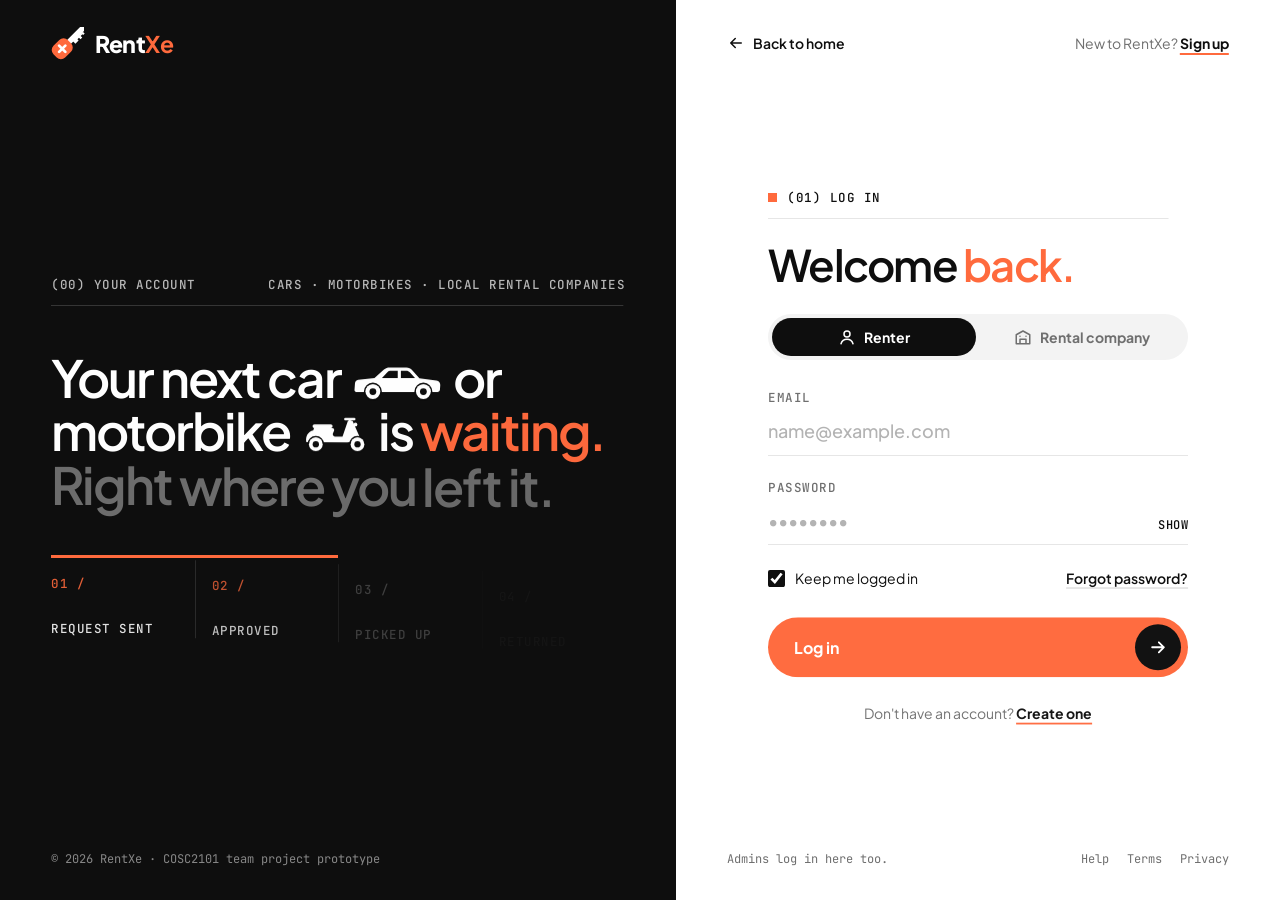
<file: assets/mockups/login/index.html>
<!doctype html>
<html lang="en" data-view="login" data-role="renter">
<head>
<meta charset="utf-8">
<meta name="viewport" content="width=device-width, initial-scale=1">
<meta name="color-scheme" content="light">
<title>Log in — RentXe</title>
<link rel="icon" type="image/svg+xml" href="data:image/svg+xml,%3Csvg%20xmlns%3D%22http%3A//www.w3.org/2000/svg%22%20viewBox%3D%224%207%2037%2037%22%3E%3Cg%20transform%3D%22translate%2824%2024%29%20rotate%28-45%29%22%3E%3Cpath%20d%3D%22M-2-3h21.5l3%203-3%203H-2zM3%203h15v2.6h-2.4V4.4H13v2.4h-2.6V4.4H8v1.8H3z%22%20fill%3D%22%230E0E0E%22/%3E%3Crect%20x%3D%22-22%22%20y%3D%22-9%22%20width%3D%2222%22%20height%3D%2218%22%20rx%3D%226.5%22%20fill%3D%22%23FF6A3D%22/%3E%3Cpath%20d%3D%22M-15.8%200h9.6M-11-4.8v9.6%22%20stroke%3D%22%23fff%22%20stroke-width%3D%223%22%20stroke-linecap%3D%22round%22/%3E%3C/g%3E%3C/svg%3E">
<link rel="preconnect" href="https://fonts.googleapis.com">
<link rel="preconnect" href="https://fonts.gstatic.com" crossorigin>
<link href="https://fonts.googleapis.com/css2?family=Plus+Jakarta+Sans:wght@400;500;600;700;800&family=JetBrains+Mono:wght@400;500&display=swap" rel="stylesheet">
<!-- Shared design tokens: a copy of ../shared/tokens.css, kept in sync by ../shared/sync-tokens.py.
     Edit tokens.css and run the script, not this block. -->
<style id="tokens">
/* RentXe design tokens, shared by every page (landing, login, ...).
   Orange, black and white only: neutral greys, no blue tints, solid fills, no gradients.
   Each page embeds a copy in its tokens style block: after editing, run sync-tokens.py.
   Page-only variables stay in the page's own :root. */
:root {
  /* Colour */
  --brand: #FF6A3D;               /* orange: buttons, accents, the logo */
  --brand-dark: #E2532A;          /* hover, small orange text on white */
  --brand-tint: #FFF1EC;          /* selected tab, soft orange fill */
  --ink: #0E0E0E;                 /* black text and black bands */
  --ink-deep: #0A0A0A;            /* page background behind dark sections */
  --paper: #FFFFFF;
  --muted: #6F6F6F;               /* secondary text on white */
  --line: #E6E6E6;                /* hairline rules on white */
  --line-dark: rgb(255 255 255 / .16);   /* hairline rules on black */
  --fill: #F3F3F3;                /* input and hover fill on white */
  --danger: #D4380D;              /* form errors: a deep orange-red, so it stays in the palette */

  /* Type */
  --sans: 'Plus Jakarta Sans', system-ui, -apple-system, 'Segoe UI', sans-serif;
  --mono: 'JetBrains Mono', ui-monospace, SFMono-Regular, Menlo, monospace;
  --label: 500 12.5px/1.2 var(--mono);   /* "(01) About RentXe" style labels; add uppercase + .04em tracking */

  /* Shape and space */
  --radius-pill: 999px;
  --radius-field: 12px;
  --radius-card: 14px;
  --gutter: clamp(20px, 4vw, 56px);      /* page side padding */
  --content-max: 1320px;

  /* Motion */
  --ease-out: cubic-bezier(.2, .8, .2, 1);

  font-family: var(--sans);
}

/* Theme colours. Light by default; dark when the html element has data-theme="dark".
   The rules are in docs/Milestone1/api/README.md, section Theme. Use these for page and card backgrounds,
   body text and rules, so one attribute flips a page. --ink and --paper stay fixed black and white,
   for things that keep their colour in both themes (the hero, orange buttons, the black CTA button). */
:root {
  --theme-bg: #FFFFFF;            /* page background */
  --theme-text: #0E0E0E;          /* body text */
  --theme-muted: #6F6F6F;         /* secondary text */
  --theme-line: #E6E6E6;          /* hairline rules */
  --theme-fill: #F3F3F3;          /* inputs, hovers, soft tags */
  --theme-card: #FFFFFF;          /* cards, menus */
  --theme-band: #0E0E0E;          /* black bands and the footer */
}
:root[data-theme="dark"] {
  color-scheme: dark;
  --theme-bg: #0E0E0E;
  --theme-text: #F2F2F2;
  --theme-muted: #A3A3A3;         /* 8:1 on the background */
  --theme-line: #2A2A2A;
  --theme-fill: #1C1C1C;
  --theme-card: #222222;
  --theme-band: #181818;
}
</style>
<!-- GSAP for the reveals (free "standard" licence). The page works without it. -->
<script defer src="https://cdn.jsdelivr.net/npm/gsap@3.13.0/dist/gsap.min.js"></script>
<style>
  * { box-sizing: border-box; }
  html, body { margin: 0; }
  body { background: var(--paper); color: var(--ink); -webkit-font-smoothing: antialiased; }
  button { font-family: inherit; cursor: pointer; }
  [hidden] { display: none !important; }
  html[data-view="login"] [data-only="signup"], html[data-view="signup"] [data-only="login"] { display: none; }

  .page { display: grid; grid-template-columns: minmax(0, 1.12fr) minmax(460px, 1fr); min-height: 100vh; }

  /* ── Left: black editorial panel ──────────────────── */
  .side { display: flex; flex-direction: column; gap: 48px; padding: 26px var(--gutter) 32px; background: var(--ink); color: #fff; }
  .brand { display: inline-flex; align-items: center; gap: 10px; color: #fff; text-decoration: none;
           font-weight: 800; font-size: 23px; letter-spacing: -.02em; }
  .brand b { color: var(--brand); }
  .brand svg { width: 34px; height: 34px; }
  .side-body { flex: 1; display: flex; flex-direction: column; justify-content: center; gap: clamp(28px, 5vh, 56px); }
  .meta { position: relative; display: flex; justify-content: space-between; gap: 16px; padding-bottom: 14px;
          font: var(--label); letter-spacing: .04em; text-transform: uppercase; color: rgb(255 255 255 / .7); }
  .meta::after, .tracker::after { content: ''; position: absolute; left: 0; right: 0; height: 1px; background: var(--line-dark);
                                  transform: scaleX(var(--rule, 1)); transform-origin: left; }
  .meta::after { bottom: 0; }
  .statement { margin: 0; max-width: 860px; font-size: clamp(36px, min(4vw, 7.4vh), 68px); font-weight: 600; line-height: 1.04;
               letter-spacing: -.04em; text-wrap: pretty; }
  .statement em { font-style: normal; color: var(--brand); }
  .statement .soft { color: rgb(255 255 255 / .4); }
  .w { display: inline-block; }                     /* words, wrapped by the page script for the reveals */
  .slot { display: inline-block; margin: 0 .04em; vertical-align: -.03em; }
  .icon { display: block; height: .74em; width: auto; overflow: visible; color: #fff; }
  .icon.bike { height: .8em; }
  .icon .gap { fill: none; stroke: var(--ink); stroke-width: 2.4; }   /* black ring between wheel and body */
  .icon .hub { fill: var(--ink); }

  /* A booking's life, the thing the account keeps track of. The orange bar shows how far this one has got. */
  .tracker { position: relative; display: grid; grid-template-columns: repeat(4, 1fr); margin: 0; padding: 0; list-style: none; }
  .tracker::after { top: 0; }
  .tracker::before { content: ''; position: absolute; z-index: 1; top: -1px; left: 0; height: 3px; background: var(--brand);
                     width: calc(var(--done, 0) * 100%); transition: width .8s var(--ease-out); }
  .tracker li { padding: 18px 16px 0 0; font: var(--label); letter-spacing: .04em; text-transform: uppercase;
                color: rgb(255 255 255 / .42); transition: color .4s; }
  .tracker li + li { padding-left: 16px; border-left: 1px solid var(--line-dark); }
  .tracker li span { display: block; margin-bottom: 30px; color: rgb(255 255 255 / .42); }
  .tracker li.on { color: #fff; }
  .tracker li.on span { color: var(--brand); }
  .side-foot { font: 400 12px/1.4 var(--mono); color: rgb(255 255 255 / .5); }

  /* ── Right: the form ──────────────────────────────── */
  .main { display: flex; flex-direction: column; padding: 26px var(--gutter) 32px; }
  .top { display: flex; justify-content: space-between; align-items: center; gap: 16px; min-height: 34px; font-size: 14px; }
  .back { display: inline-flex; align-items: center; gap: 8px; color: var(--ink); font-weight: 600; text-decoration: none; }
  .back svg { width: 18px; height: 18px; transition: transform .3s var(--ease-out); }
  .back:hover svg { transform: translateX(-4px); }
  .top p, .alt { margin: 0; color: var(--muted); }
  .switch { border: 0; padding: 0; background: none; color: var(--ink); font-size: inherit; font-weight: 700;
            text-decoration: underline; text-decoration-color: var(--brand); text-decoration-thickness: 2px; text-underline-offset: 4px; }
  .switch:hover { color: var(--brand-dark); }

  .form-wrap { flex: 1; display: flex; align-items: center; justify-content: center; padding: 56px 0; }
  form { width: min(100%, 420px); }
  .kicker { position: relative; display: flex; align-items: center; gap: 10px; margin: 0; padding-bottom: 14px;
            font: var(--label); letter-spacing: .04em; text-transform: uppercase; }
  .kicker::before { content: ''; width: 9px; height: 9px; background: var(--brand); }
  .kicker::after { content: ''; position: absolute; left: 0; right: 0; bottom: 0; height: 1px; background: var(--line);
                   transform: scaleX(var(--rule, 1)); transform-origin: left; }
  h1 { margin: 24px 0 28px; font-size: clamp(38px, 3.4vw, 54px); font-weight: 600; line-height: 1; letter-spacing: -.04em; }
  h1 em { font-style: normal; color: var(--brand); }

  .roles { display: grid; grid-template-columns: 1fr 1fr; gap: 4px; margin-bottom: 30px; padding: 4px;
           border-radius: var(--radius-pill); background: var(--fill); }
  .roles button { display: inline-flex; align-items: center; justify-content: center; gap: 8px; border: 0;
                  border-radius: var(--radius-pill); padding: 10px 14px; background: transparent; color: var(--muted);
                  font-size: 14px; font-weight: 700; transition: background .25s, color .25s; }
  .roles button:hover { color: var(--ink); }
  .roles button[aria-pressed="true"] { background: var(--ink); color: #fff; }
  .roles svg { width: 18px; height: 18px; }

  .field { margin-bottom: 24px; }
  .field label { display: block; margin-bottom: 6px; font: var(--label); letter-spacing: .04em; text-transform: uppercase;
                 color: var(--muted); }
  .control { position: relative; }
  .control::after { content: ''; position: absolute; left: 0; right: 0; bottom: 0; height: 2px; background: var(--brand);
                    transform: scaleX(0); transform-origin: left; transition: transform .45s var(--ease-out); }
  .control:focus-within::after { transform: scaleX(1); }
  .field input { width: 100%; border: 0; border-bottom: 1.5px solid var(--line); border-radius: 0; outline: 0; padding: 8px 0 12px;
                 background: transparent; color: var(--ink); font: 500 18px/1.3 var(--sans); transition: border-color .2s; }
  .field input::placeholder { color: #B3B3B3; }
  .field input:hover { border-bottom-color: #C9C9C9; }
  .field input:focus-visible { outline: 0; }
  .field .control.has-toggle input { padding-right: 64px; }
  .toggle { position: absolute; right: 0; bottom: 10px; border: 0; padding: 4px 0 4px 8px; background: none; color: var(--ink);
            font: 500 12px/1 var(--mono); letter-spacing: .04em; text-transform: uppercase; }
  .toggle:hover { color: var(--brand-dark); }
  .hint, .err { margin: 8px 0 0; font-size: 13px; line-height: 1.4; }
  .hint { color: var(--muted); }
  .err { color: var(--danger); font-weight: 600; }
  .err:empty { display: none; }
  .field.invalid input { border-bottom-color: var(--danger); }
  .field.invalid .hint { display: none; }

  .row { display: flex; justify-content: space-between; align-items: center; gap: 16px; margin: 4px 0 30px; font-size: 14px; }
  .check { display: inline-flex; align-items: center; gap: 10px; cursor: pointer; color: var(--ink); }
  .check input { width: 17px; height: 17px; margin: 0; accent-color: var(--ink); cursor: pointer; }
  .row a, .check a { color: var(--ink); font-weight: 600; text-decoration: underline; text-decoration-color: var(--line);
                     text-decoration-thickness: 1.5px; text-underline-offset: 3px; }
  .row a:hover, .check a:hover { color: var(--brand-dark); text-decoration-color: currentColor; }
  .terms { flex-direction: column; align-items: flex-start; gap: 0; }
  .terms .err { margin-left: 27px; }

  .btn { display: inline-flex; align-items: center; justify-content: center; gap: 8px; border: 0; border-radius: var(--radius-pill);
         padding: 11px 20px; font-size: 15px; font-weight: 700; text-decoration: none; background: var(--brand); color: #fff;
         transition: background .2s; }
  .btn:hover { background: var(--brand-dark); }
  .submit { width: 100%; height: 60px; justify-content: space-between; padding: 0 7px 0 26px; font-size: 16px; }
  .submit i { display: grid; place-items: center; width: 46px; height: 46px; border-radius: 50%; background: var(--ink);
              transition: transform .35s var(--ease-out); }
  .submit i svg { width: 20px; height: 20px; }
  .submit:hover i { transform: translateX(4px); }
  .submit[aria-busy="true"] { pointer-events: none; background: var(--brand-dark); }
  .submit[aria-busy="true"] i svg { animation: spin .8s linear infinite; }
  @keyframes spin { to { transform: rotate(360deg); } }
  .alt { margin-top: 26px; text-align: center; font-size: 14px; }

  .main-foot { display: flex; justify-content: space-between; gap: 16px; font: 400 12px/1.4 var(--mono); color: var(--muted); }
  .main-foot a { color: inherit; text-decoration: none; }
  .main-foot a:hover { color: var(--ink); }
  .main-foot nav { display: flex; gap: 18px; }

  .toast { position: fixed; left: 50%; bottom: 28px; z-index: 11; transform: translate(-50%, 16px); opacity: 0;
           padding: 10px 18px; border-radius: var(--radius-pill); background: var(--ink); color: #fff; font-size: 14px;
           font-weight: 600; transition: .3s; pointer-events: none; }
  .toast.show { opacity: 1; transform: translate(-50%, 0); }

  .top .brand { display: none; color: var(--ink); }   /* the logo moves up here when the black panel is gone */

  /* ── Smaller screens: no black panel, just the form. The "Sign up" switch stays under the button. ── */
  @media (max-width: 960px) {
    .page { grid-template-columns: 1fr; }
    .side, .top p { display: none; }
    .top .brand { display: inline-flex; }
    .form-wrap { align-items: flex-start; padding: 48px 0; }
  }
  @media (max-width: 520px) {
    .main-foot { flex-direction: column; }
  }
  @media (prefers-reduced-motion: reduce) {
    *, *::before, *::after { transition-duration: 0s !important; animation-duration: 0s !important; }
  }
</style>
</head>
<body>

<div class="page">
  <aside class="side" aria-label="About your RentXe account">
    <a class="brand" href="../landing-3d/index.html" aria-label="RentXe home">
      <svg viewBox="4 7 37 37" aria-hidden="true">
        <g transform="translate(24 24) rotate(-45)">
          <path d="M-2-3h21.5l3 3-3 3H-2zM3 3h15v2.6h-2.4V4.4H13v2.4h-2.6V4.4H8v1.8H3z" fill="currentColor"/>
          <rect x="-22" y="-9" width="22" height="18" rx="6.5" fill="#FF6A3D"/>
          <path d="M-15.8 0h9.6M-11-4.8v9.6" stroke="#fff" stroke-width="3" stroke-linecap="round"/>
        </g>
      </svg>
      <span>Rent<b>Xe</b></span>
    </a>

    <div class="side-body">
      <div class="meta"><span id="metaLeft">(00) Your account</span><span>Cars · Motorbikes · Local rental companies</span></div>
      <p class="statement" id="statement"></p>
      <ol class="tracker" id="tracker" aria-label="How a booking moves along"></ol>
    </div>

    <div class="side-foot">© 2026 RentXe · COSC2101 team project prototype</div>
  </aside>

  <main class="main">
    <div class="top">
      <a class="brand" href="../landing-3d/index.html" aria-label="RentXe home">
        <svg viewBox="4 7 37 37" aria-hidden="true">
          <g transform="translate(24 24) rotate(-45)">
            <path d="M-2-3h21.5l3 3-3 3H-2zM3 3h15v2.6h-2.4V4.4H13v2.4h-2.6V4.4H8v1.8H3z" fill="currentColor"/>
            <rect x="-22" y="-9" width="22" height="18" rx="6.5" fill="#FF6A3D"/>
            <path d="M-15.8 0h9.6M-11-4.8v9.6" stroke="#fff" stroke-width="3" stroke-linecap="round"/>
          </g>
        </svg>
        <span>Rent<b>Xe</b></span>
      </a>
      <a class="back" href="../landing-3d/index.html">
        <svg viewBox="0 0 24 24" fill="none" stroke="currentColor" stroke-width="2" stroke-linecap="round" stroke-linejoin="round" aria-hidden="true"><path d="M19 12H5M11 6l-6 6 6 6"/></svg>
        Back to home
      </a>
      <p><span data-only="login">New to RentXe?</span><span data-only="signup">Have an account?</span>
        <button class="switch" type="button" data-go="signup" data-only="login">Sign up</button><button class="switch" type="button" data-go="login" data-only="signup">Log in</button></p>
    </div>

    <div class="form-wrap">
      <form id="form" novalidate>
        <p class="kicker" id="kicker">(01) Log in</p>
        <h1 id="title">Welcome <em>back.</em></h1>

        <div class="roles" role="group" aria-label="Account type">
          <button type="button" data-role="renter" aria-pressed="true">
            <svg viewBox="0 0 24 24" fill="none" stroke="currentColor" stroke-width="2" stroke-linecap="round" stroke-linejoin="round" aria-hidden="true"><circle cx="12" cy="8" r="4"/><path d="M4 21c1.2-4 4.3-6 8-6s6.8 2 8 6"/></svg>
            Renter
          </button>
          <button type="button" data-role="company" aria-pressed="false">
            <svg viewBox="0 0 24 24" fill="none" stroke="currentColor" stroke-width="2" stroke-linecap="round" stroke-linejoin="round" aria-hidden="true"><path d="M3 21V9l9-5 9 5v12M3 21h18M8 21v-6h8v6M8 11h.01M16 11h.01"/></svg>
            Rental company
          </button>
        </div>

        <div class="field" data-only="signup">
          <label for="name" id="nameLabel">Full name</label>
          <div class="control"><input id="name" name="name" autocomplete="name" placeholder="Minh Tran" aria-describedby="name-err"></div>
          <p class="err" id="name-err" aria-live="polite"></p>
        </div>
        <div class="field">
          <label for="email">Email</label>
          <div class="control"><input id="email" name="email" type="email" autocomplete="email" inputmode="email" placeholder="name@example.com" aria-describedby="email-err"></div>
          <p class="err" id="email-err" aria-live="polite"></p>
        </div>
        <div class="field">
          <label for="password">Password</label>
          <div class="control has-toggle">
            <input id="password" name="password" type="password" autocomplete="current-password" placeholder="••••••••" aria-describedby="password-hint password-err">
            <button class="toggle" type="button" id="toggle" aria-controls="password" aria-pressed="false">Show</button>
          </div>
          <p class="hint" id="password-hint" data-only="signup">At least 8 characters.</p>
          <p class="err" id="password-err" aria-live="polite"></p>
        </div>

        <div class="row" data-only="login">
          <label class="check"><input type="checkbox" name="remember" checked> Keep me logged in</label>
          <a href="#" id="forgot">Forgot password?</a>
        </div>
        <div class="row terms" data-only="signup">
          <label class="check"><input type="checkbox" id="terms" name="terms" aria-describedby="terms-err"> <span>I agree to the <a href="#">Terms</a> and <a href="#">Privacy policy</a></span></label>
          <p class="err" id="terms-err" aria-live="polite"></p>
        </div>

        <button class="btn submit" type="submit" id="submit">
          <span id="submitLabel">Log in</span>
          <i aria-hidden="true"><svg viewBox="0 0 24 24" fill="none" stroke="currentColor" stroke-width="2.2" stroke-linecap="round" stroke-linejoin="round"><path d="M5 12h14M13 6l6 6-6 6"/></svg></i>
        </button>

        <p class="alt"><span data-only="login">Don't have an account?</span><span data-only="signup">Already on RentXe?</span>
          <button class="switch" type="button" data-go="signup" data-only="login">Create one</button><button class="switch" type="button" data-go="login" data-only="signup">Log in instead</button></p>
      </form>
    </div>

    <div class="main-foot">
      <span>Admins log in here too.</span>
      <nav aria-label="Legal"><a href="#">Help</a><a href="#">Terms</a><a href="#">Privacy</a></nav>
    </div>
  </main>
</div>
<div class="toast" id="toast" role="status"></div>

<script type="module">
// The view (log in / sign up) and account type (renter / rental company) come from the URL, so the landing page
// can link straight to "?view=signup" or "?as=company". Changing either updates the URL without reloading.
const params = new URLSearchParams(location.search);
const state = { view: params.get('view') === 'signup' ? 'signup' : 'login',
                role: params.get('as') === 'company' ? 'company' : 'renter' };
const root = document.documentElement, $ = id => document.getElementById(id);
const form = $('form'), statement = $('statement'), tracker = $('tracker');

// Flat silhouettes from the landing page's About line.
const CAR = `<span class="slot"><svg class="icon car" viewBox="0 0 120 48" aria-hidden="true"><path fill="currentColor" fill-rule="evenodd" d="M8 38C6.6 38 5.6 37 5.7 35.6L6.3 27C6.5 24.6 8 23 10.3 22.6L31 20.4 43 9.6C45 7.8 47.5 7 50.2 7H71.5C74.4 7 77 8.2 78.9 10.4L88 20.6 109.6 23.4C112.6 23.8 114.6 26.3 114.4 29.3L114 35C113.9 36.7 112.5 38 110.8 38ZM40.5 20.3 47.6 12.6C48.5 11.6 49.7 11 51 11H60.5V20.3ZM64.5 20.3V11H71.4C73.1 11 74.7 11.7 75.8 13L82.4 20.3Z"/><circle class="gap" cx="29" cy="37.5" r="10.2"/><circle fill="currentColor" cx="29" cy="37.5" r="9.4"/><circle class="hub" cx="29" cy="37.5" r="4.3"/><circle class="gap" cx="93" cy="37.5" r="10.2"/><circle fill="currentColor" cx="93" cy="37.5" r="9.4"/><circle class="hub" cx="93" cy="37.5" r="4.3"/></svg></span>`;
const BIKE = `<span class="slot"><svg class="icon bike" viewBox="0 0 96 56" aria-hidden="true"><path fill="currentColor" d="M10 41C8.6 32.6 12.5 26.5 19.5 24.8L20.6 22H45.5C47.6 22 48.7 23.8 47.9 25.7L46.4 29.2C45.6 31.2 46.9 33.4 49.1 33.4H59.5L66.4 13.2C67 11.4 69 10.5 70.8 11.2L73.4 12.3 83.2 34.5C84.1 36.6 82.8 39 80.5 39.3L66 41.2Z"/><rect fill="currentColor" x="18.5" y="16.6" width="27.5" height="5.4" rx="2.7"/><path d="M63.5 9.6H75.5" stroke="currentColor" stroke-width="3.6" stroke-linecap="round"/><circle fill="currentColor" cx="77.2" cy="17" r="2.6"/><circle class="gap" cx="23" cy="44" r="10.2"/><circle fill="currentColor" cx="23" cy="44" r="9.4"/><circle class="hub" cx="23" cy="44" r="4.3"/><circle class="gap" cx="80" cy="44" r="10.2"/><circle fill="currentColor" cx="80" cy="44" r="9.4"/><circle class="hub" cx="80" cy="44" r="4.3"/></svg></span>`;

const COPY = {
  renter: {
    login:  { title: 'Welcome <em>back.</em>',
              statement: `Your next car ${CAR} or motorbike ${BIKE} is <em>waiting.</em> <span class="soft">Right where you left it.</span>` },
    signup: { title: 'Start <em>riding.</em>',
              statement: `Every car ${CAR} and motorbike ${BIKE} nearby, <em>one account.</em> <span class="soft">Book in minutes.</span>` },
    steps: ['Request sent', 'Approved', 'Picked up', 'Returned'], done: .5,
    name: ['Full name', 'Minh Tran', 'name'],
  },
  company: {
    login:  { title: 'Back to your <em>fleet.</em>',
              statement: `Your fleet and every request, <em>in one place.</em> <span class="soft">Approve, hand over, check in.</span>` },
    signup: { title: 'List your <em>fleet.</em>',
              statement: `Put your cars ${CAR} and motorbikes ${BIKE} in front of <em>more riders.</em> <span class="soft">Free to list.</span>` },
    steps: ['New request', 'Approved', 'Handed over', 'Returned'], done: .75,
    name: ['Company name', 'Saigon Wheels Co.', 'organization'],
  },
};

/* ── Motion (GSAP). Skipped when GSAP didn't load or reduced motion is on: everything is simply shown. ── */
const motion = !!window.gsap && matchMedia('(prefers-reduced-motion: no-preference)').matches;
const rise = { yPercent: 70, opacity: 0, duration: .8, ease: 'power3.out' };
// Wrap each word in a span so words can rise in one by one. The inline car and scooter count as words.
function splitWords(el) {
  const out = [];
  (function walk(node) {
    for (const child of [...node.childNodes]) {
      if (child.nodeType === Node.TEXT_NODE) {
        const frag = document.createDocumentFragment();
        for (const part of child.textContent.split(/(\s+)/)) {
          if (!part) continue;
          if (/^\s+$/.test(part)) { frag.append(' '); continue; }
          const w = Object.assign(document.createElement('span'), { className: 'w', textContent: part });
          frag.append(w); out.push(w);
        }
        child.replaceWith(frag);
      } else if (child.nodeType === Node.ELEMENT_NODE) {
        if (child.matches('.slot')) out.push(child); else walk(child);
      }
    }
  })(el);
  return out;
}

function render(animate) {
  const { view, role } = state, copy = COPY[role], login = view === 'login';
  root.dataset.view = view;
  root.dataset.role = role;
  document.title = `${login ? 'Log in' : 'Sign up'} — RentXe`;
  document.querySelectorAll('.roles button').forEach(b => b.setAttribute('aria-pressed', String(b.dataset.role === role)));

  $('kicker').textContent = `(01) ${login ? 'Log in' : 'Sign up'}${role === 'company' ? ' · Rental company' : ''}`;
  $('title').innerHTML = copy[view].title;
  $('submitLabel').textContent = login ? 'Log in' : role === 'company' ? 'Register company' : 'Create account';
  $('metaLeft').textContent = role === 'company' ? '(00) Company account' : '(00) Your account';
  const [label, placeholder, auto] = copy.name;
  $('nameLabel').textContent = label;
  Object.assign($('name'), { placeholder, autocomplete: auto });
  $('password').autocomplete = login ? 'current-password' : 'new-password';

  statement.innerHTML = copy[view].statement;
  tracker.innerHTML = copy.steps.map((s, i) => `<li><span>0${i + 1} /</span>${s}</li>`).join('');
  tracker.querySelectorAll('li').forEach((li, i) => li.classList.toggle('on', i < copy.done * 4));
  tracker.style.setProperty('--done', copy.done);

  const url = new URL(location.href);
  url.searchParams.delete('view'); url.searchParams.delete('as');
  if (!login) url.searchParams.set('view', 'signup');
  if (role === 'company') url.searchParams.set('as', 'company');
  history.replaceState(null, '', url);

  clearErrors();
  if (animate && motion) {
    gsap.from(splitWords(statement), { ...rise, stagger: .025 });
    gsap.from([$('title'), ...form.querySelectorAll('.field, .row, .submit')].filter(el => el.offsetParent),
              { y: 12, opacity: 0, duration: .5, stagger: .04, ease: 'power2.out' });
  }
}

document.querySelectorAll('[data-go]').forEach(b => b.addEventListener('click', () => {
  state.view = b.dataset.go; render(true);
  (state.view === 'signup' ? $('name') : $('email')).focus();
}));
document.querySelectorAll('.roles button').forEach(b => b.addEventListener('click', () => {
  if (state.role === b.dataset.role) return;
  state.role = b.dataset.role; render(true);
}));

// Show / hide the password.
$('toggle').addEventListener('click', e => {
  const show = $('password').type === 'password';
  $('password').type = show ? 'text' : 'password';
  e.currentTarget.textContent = show ? 'Hide' : 'Show';
  e.currentTarget.setAttribute('aria-pressed', String(show));
});

/* ── Validation: on submit, then live for any field already marked wrong ── */
const RULES = {
  name:     v => v.trim() ? '' : state.role === 'company' ? 'Enter your company name.' : 'Enter your full name.',
  email:    v => /^[^\s@]+@[^\s@]+\.[^\s@]+$/.test(v.trim()) ? '' : 'Enter an email address like name@example.com.',
  password: v => state.view === 'login' ? (v ? '' : 'Enter your password.') : (v.length >= 8 ? '' : 'Use at least 8 characters.'),
  terms:    (_, el) => el.checked ? '' : 'Please accept the Terms to continue.',
};
function check(id) {
  const el = $(id), msg = RULES[id](el.value, el);
  $(`${id}-err`).textContent = msg;
  el.setAttribute('aria-invalid', String(!!msg));
  el.closest('.field')?.classList.toggle('invalid', !!msg);
  return !msg;
}
function clearErrors() {
  for (const id of Object.keys(RULES)) {
    $(`${id}-err`).textContent = '';
    $(id).removeAttribute('aria-invalid');
    $(id).closest('.field')?.classList.remove('invalid');
  }
}
for (const id of Object.keys(RULES))
  $(id).addEventListener(id === 'terms' ? 'change' : 'input', () => { if ($(id).getAttribute('aria-invalid') === 'true') check(id); });

const toast = (() => { const el = $('toast'); let t;
  return msg => { el.textContent = msg; el.classList.add('show'); clearTimeout(t); t = setTimeout(() => el.classList.remove('show'), 3200); }; })();

form.addEventListener('submit', e => {
  e.preventDefault();
  const ids = state.view === 'login' ? ['email', 'password'] : ['name', 'email', 'password', 'terms'];
  const bad = ids.filter(id => !check(id));
  if (bad.length) { $(bad[0]).focus(); return; }
  const btn = $('submit');
  btn.setAttribute('aria-busy', 'true');
  $('submitLabel').textContent = state.view === 'login' ? 'Logging in…' : 'Creating account…';
  setTimeout(() => {
    btn.removeAttribute('aria-busy');
    render(false);
    toast(state.role === 'company'
      ? 'Prototype: this would open the rental company dashboard'
      : 'Prototype: this would open your bookings');
  }, 900);
});
$('forgot').addEventListener('click', e => { e.preventDefault(); toast('Prototype: this would email you a reset link'); });

render(false);

// Entrance: rules draw across, the statement rises word by word, the form settles in.
if (motion) {
  const rule = el => [el, { '--rule': 0 }, { '--rule': 1, duration: 1.1, ease: 'power2.inOut' }];
  gsap.timeline({ delay: .1, defaults: { ease: 'power3.out' } })
    .fromTo(...rule(document.querySelector('.meta')))
    .from('.meta span', { y: 10, opacity: 0, duration: .6, stagger: .08 }, .1)
    .from(splitWords(statement), { ...rise, stagger: .03 }, .2)
    .fromTo(...rule(tracker), .6)
    .from(tracker.children, { y: 16, opacity: 0, duration: .6, stagger: .08 }, .75)
    .fromTo(...rule($('kicker')), .15)
    .from([$('title'), '.roles', ...form.querySelectorAll('.field, .row, .submit, .alt')].filter(el =>
      typeof el === 'string' || el.offsetParent), { y: 18, opacity: 0, duration: .7, stagger: .06 }, .25);
}
</script>
</body>
</html>
</file>
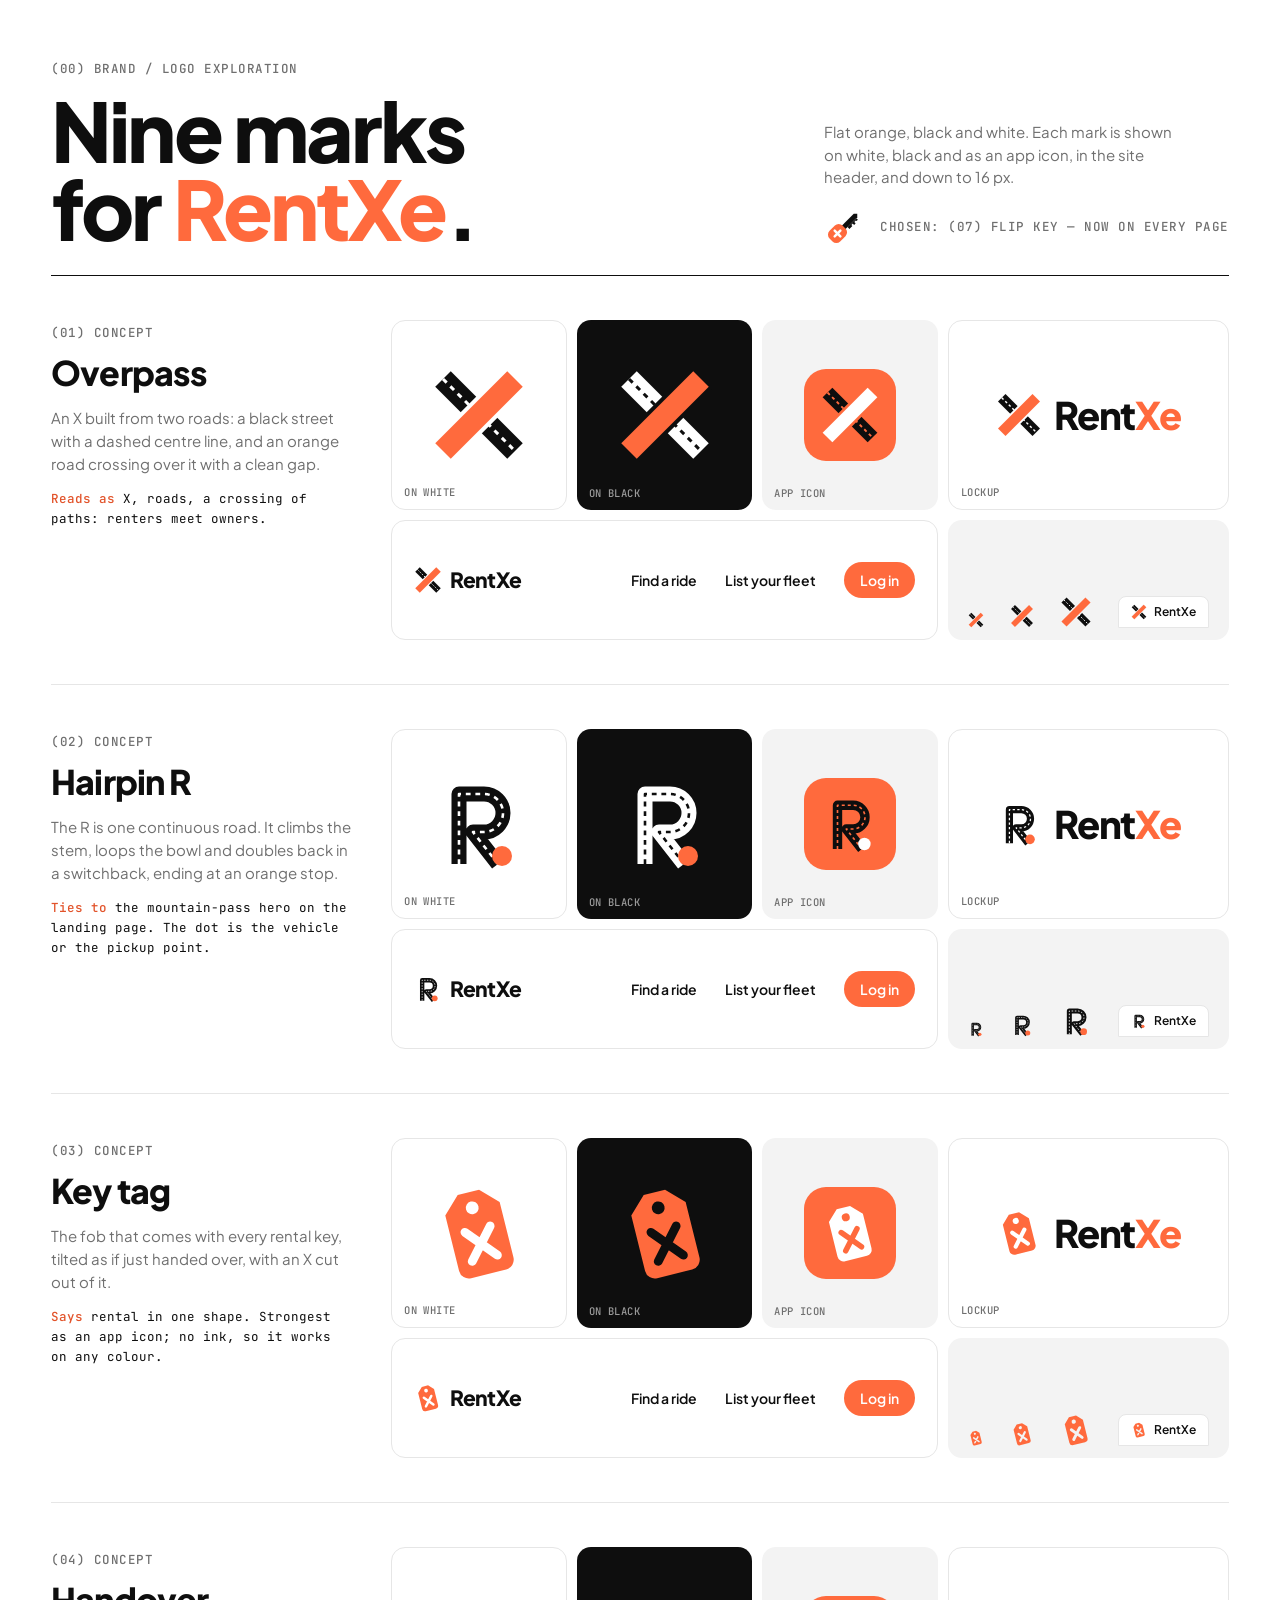
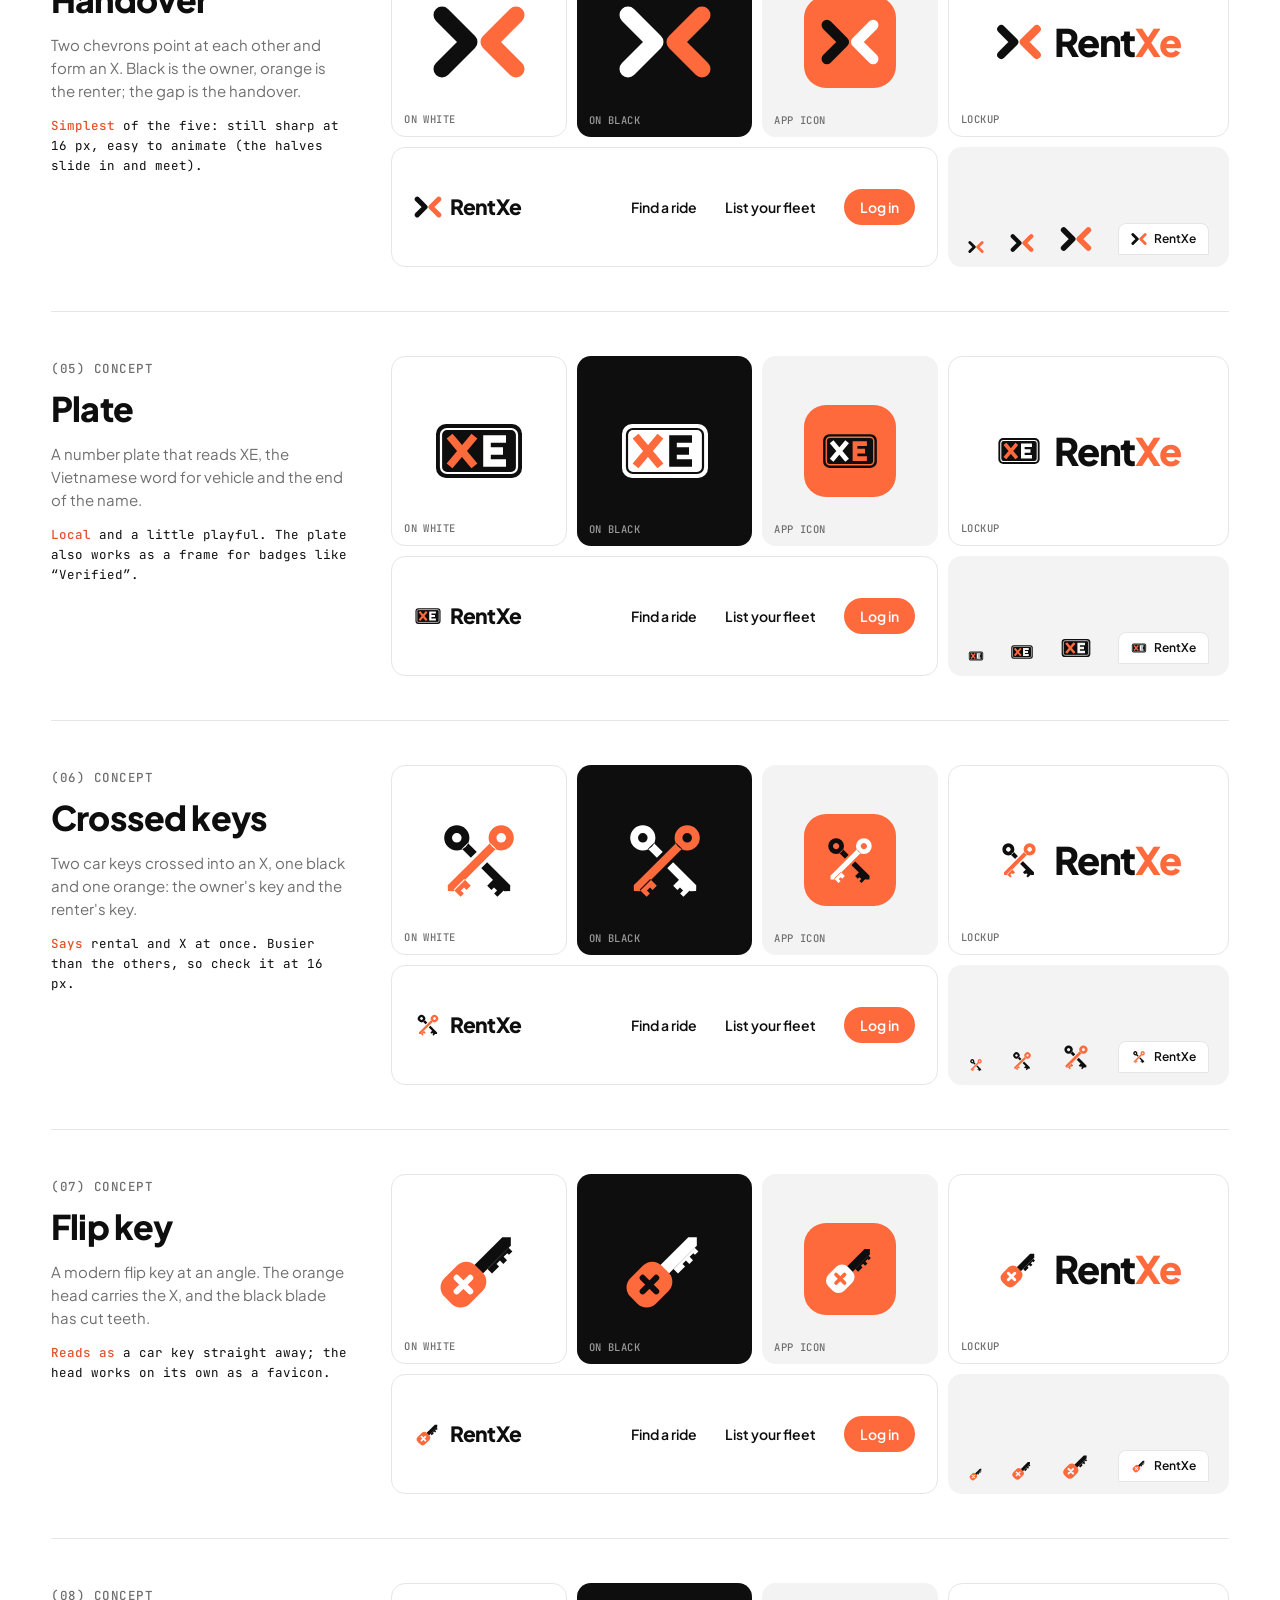
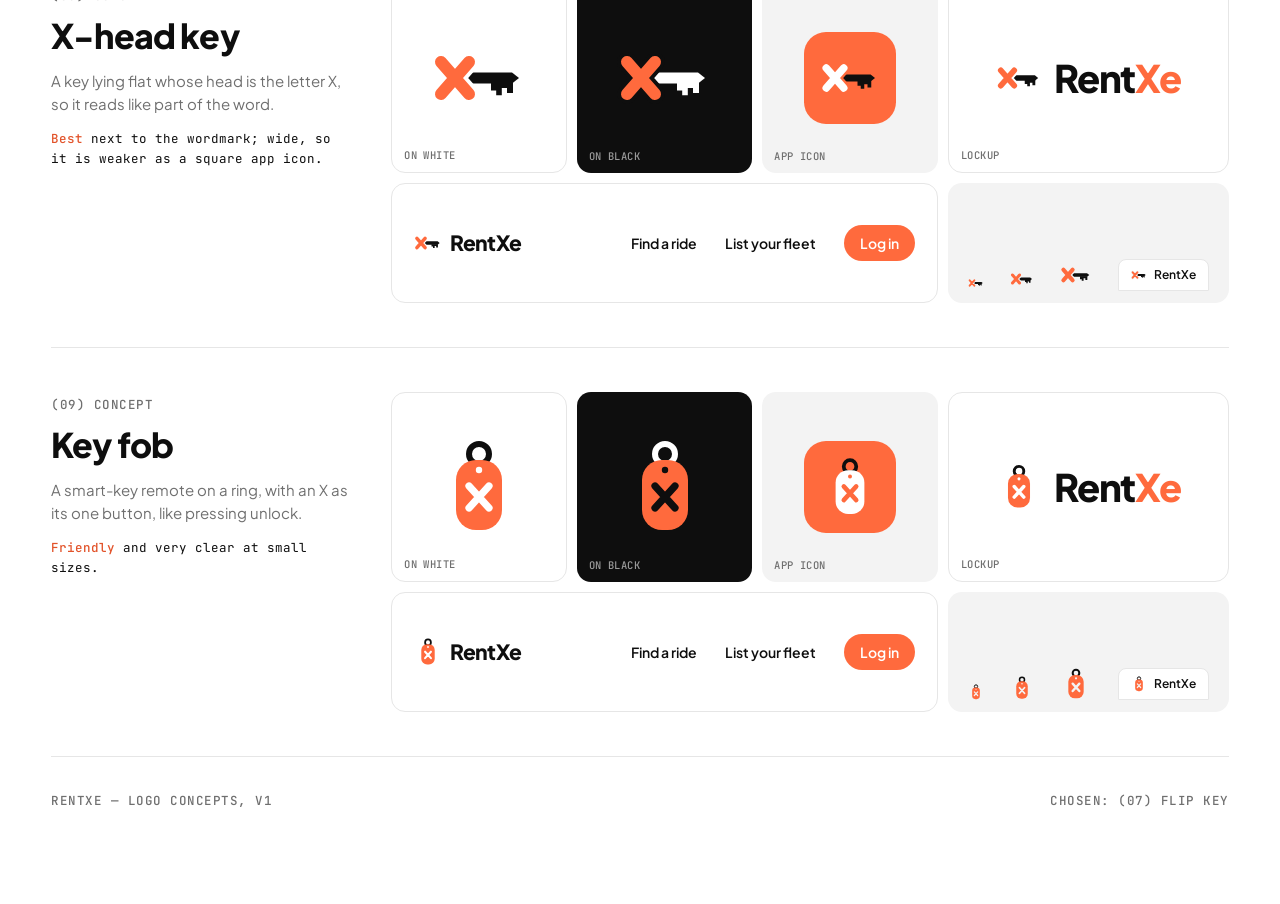
<file: assets/mockups/logo/index.html>
<!doctype html>
<html lang="en">
<head>
<meta charset="utf-8">
<meta name="viewport" content="width=device-width, initial-scale=1">
<meta name="color-scheme" content="light">
<title>Logo concepts — RentXe</title>
<link rel="preconnect" href="https://fonts.googleapis.com">
<link rel="preconnect" href="https://fonts.gstatic.com" crossorigin>
<link href="https://fonts.googleapis.com/css2?family=Plus+Jakarta+Sans:wght@400;500;600;700;800&family=JetBrains+Mono:wght@400;500&display=swap" rel="stylesheet">
<!-- Shared design tokens: a copy of ../shared/tokens.css, kept in sync by ../shared/sync-tokens.py.
     Edit tokens.css and run the script, not this block. -->
<style id="tokens">
/* RentXe design tokens, shared by every page (landing, login, ...).
   Orange, black and white only: neutral greys, no blue tints, solid fills, no gradients.
   Each page embeds a copy in its tokens style block: after editing, run sync-tokens.py.
   Page-only variables stay in the page's own :root. */
:root {
  /* Colour */
  --brand: #FF6A3D;               /* orange: buttons, accents, the logo */
  --brand-dark: #E2532A;          /* hover, small orange text on white */
  --brand-tint: #FFF1EC;          /* selected tab, soft orange fill */
  --ink: #0E0E0E;                 /* black text and black bands */
  --ink-deep: #0A0A0A;            /* page background behind dark sections */
  --paper: #FFFFFF;
  --muted: #6F6F6F;               /* secondary text on white */
  --line: #E6E6E6;                /* hairline rules on white */
  --line-dark: rgb(255 255 255 / .16);   /* hairline rules on black */
  --fill: #F3F3F3;                /* input and hover fill on white */
  --danger: #D4380D;              /* form errors: a deep orange-red, so it stays in the palette */

  /* Type */
  --sans: 'Plus Jakarta Sans', system-ui, -apple-system, 'Segoe UI', sans-serif;
  --mono: 'JetBrains Mono', ui-monospace, SFMono-Regular, Menlo, monospace;
  --label: 500 12.5px/1.2 var(--mono);   /* "(01) About RentXe" style labels; add uppercase + .04em tracking */

  /* Shape and space */
  --radius-pill: 999px;
  --radius-field: 12px;
  --radius-card: 14px;
  --gutter: clamp(20px, 4vw, 56px);      /* page side padding */
  --content-max: 1320px;

  /* Motion */
  --ease-out: cubic-bezier(.2, .8, .2, 1);

  font-family: var(--sans);
}

/* Theme colours. Light by default; dark when the html element has data-theme="dark".
   The rules are in docs/Milestone1/api/README.md, section Theme. Use these for page and card backgrounds,
   body text and rules, so one attribute flips a page. --ink and --paper stay fixed black and white,
   for things that keep their colour in both themes (the hero, orange buttons, the black CTA button). */
:root {
  --theme-bg: #FFFFFF;            /* page background */
  --theme-text: #0E0E0E;          /* body text */
  --theme-muted: #6F6F6F;         /* secondary text */
  --theme-line: #E6E6E6;          /* hairline rules */
  --theme-fill: #F3F3F3;          /* inputs, hovers, soft tags */
  --theme-card: #FFFFFF;          /* cards, menus */
  --theme-band: #0E0E0E;          /* black bands and the footer */
}
:root[data-theme="dark"] {
  color-scheme: dark;
  --theme-bg: #0E0E0E;
  --theme-text: #F2F2F2;
  --theme-muted: #A3A3A3;         /* 8:1 on the background */
  --theme-line: #2A2A2A;
  --theme-fill: #1C1C1C;
  --theme-card: #222222;
  --theme-band: #181818;
}
</style>
<style>
  /* Each mark is a <symbol> drawn with three colours that every tile sets:
     --mk-ink (black parts), --mk-accent (orange parts), --mk-bg (cut-outs = the tile colour). */
  :root { --mk-ink: var(--ink); --mk-accent: var(--brand); --mk-bg: var(--paper); }
  * { box-sizing: border-box; margin: 0; }
  body { background: var(--paper); color: var(--ink); -webkit-font-smoothing: antialiased; }
  .wrap { max-width: var(--content-max); margin: 0 auto; padding: 56px var(--gutter) 96px; }

  .label { font: var(--label); text-transform: uppercase; letter-spacing: .04em; color: var(--muted); }
  header.top { display: grid; grid-template-columns: 1fr auto; align-items: end; gap: 24px;
               padding-bottom: 28px; border-bottom: 1px solid var(--ink); }
  header.top h1 { font-size: clamp(44px, 6.4vw, 88px); line-height: .95; letter-spacing: -.035em; font-weight: 800; margin-top: 14px; }
  header.top h1 em { font-style: normal; color: var(--brand); }
  header.top p { max-width: 360px; color: var(--muted); font-size: 15px; line-height: 1.5; }

  .concept { display: grid; grid-template-columns: 300px 1fr; gap: 40px; padding: 44px 0; border-bottom: 1px solid var(--line); }
  .concept h2 { font-size: 34px; letter-spacing: -.025em; font-weight: 800; margin: 10px 0 12px; }
  .concept p { color: var(--muted); font-size: 15px; line-height: 1.55; }
  .concept .why { margin-top: 14px; font: 400 12.5px/1.6 var(--mono); color: var(--ink); }
  .concept .why b { color: var(--brand-dark); font-weight: 500; }

  .tiles { display: grid; grid-template-columns: repeat(3, 1fr) 1.6fr; grid-template-rows: 190px 120px; gap: 10px; }
  .tile { display: grid; place-items: center; border-radius: var(--radius-card); position: relative; }
  .tile .cap { position: absolute; left: 12px; bottom: 10px; font: var(--label); font-size: 10.5px; text-transform: uppercase; letter-spacing: .04em; color: var(--muted); }
  .tile.light { background: var(--paper); border: 1px solid var(--line); }
  .tile.dark  { background: var(--ink); --mk-ink: var(--paper); --mk-bg: var(--ink); }
  .tile.dark .cap { color: #9a9a9a; }
  .tile.grey  { background: var(--fill); --mk-bg: var(--fill); }
  .tile svg.big { width: 96px; height: 96px; }

  /* App icon: orange square, mark in black and white */
  .appicon { width: 92px; height: 92px; border-radius: 22px; background: var(--brand); display: grid; place-items: center;
             --mk-ink: var(--ink); --mk-accent: var(--paper); --mk-bg: var(--brand); }
  .appicon svg { width: 60px; height: 60px; }

  .lockup { grid-column: 4; grid-row: 1; }
  .lockup .lk { display: flex; align-items: center; gap: 12px; }
  .lockup .lk svg { width: 46px; height: 46px; }
  .lockup .lk span { font-size: 38px; font-weight: 800; letter-spacing: -.035em; }
  .lockup .lk span i { font-style: normal; color: var(--brand); }

  .nav { grid-column: 1 / 4; grid-row: 2; justify-content: stretch; padding: 0 22px; }
  .nav .bar { width: 100%; display: flex; align-items: center; gap: 28px; }
  .nav .lk { display: flex; align-items: center; gap: 8px; margin-right: auto; }
  .nav .lk svg { width: 28px; height: 28px; }
  .nav .lk span { font-size: 21px; font-weight: 800; letter-spacing: -.03em; }
  .nav a { font-size: 14px; font-weight: 600; color: inherit; text-decoration: none; }
  .nav .btn { background: var(--brand); color: #fff; padding: 9px 16px; border-radius: var(--radius-pill); }

  .sizes { grid-column: 4; grid-row: 2; gap: 0; display: flex; align-items: flex-end; justify-content: center; gap: 26px; padding-bottom: 12px; }
  .sizes svg { display: block; }
  .sizes .tab { display: flex; align-items: center; gap: 7px; background: var(--paper); border: 1px solid var(--line); border-radius: 8px 8px 0 0; padding: 7px 12px; font-size: 12px; font-weight: 600; }

  .current { display: flex; gap: 16px; align-items: center; }
  .current svg { width: 40px; height: 40px; }

  footer { margin-top: 36px; display: flex; justify-content: space-between; gap: 24px; }

  @media (max-width: 1100px) {
    .concept { grid-template-columns: 1fr; gap: 24px; }
  }
  @media (max-width: 720px) {
    header.top { grid-template-columns: 1fr; }
    .tiles { grid-template-columns: 1fr 1fr; grid-template-rows: none; grid-auto-rows: 160px; }
    .lockup, .nav, .sizes { grid-column: 1 / -1; grid-row: auto; }
    .nav .bar a:not(.btn) { display: none; }
  }
</style>
</head>
<body>

<!-- Mark library. viewBox 48×48. Colours come from the --mk-* variables of the tile the mark sits on. -->
<svg width="0" height="0" style="position:absolute" aria-hidden="true">
  <defs>
    <!-- 01 Overpass: a black road with a dashed centre line, and an orange road crossing over it -->
    <symbol id="m-overpass" viewBox="0 0 48 48">
      <path d="M6 6 42 42" style="stroke:var(--mk-ink)" stroke-width="11"/>
      <path d="M6 6 42 42" style="stroke:var(--mk-bg)" stroke-width="1.5" stroke-dasharray="2.6 2.6"/>
      <path d="M42 6 6 42" style="stroke:var(--mk-bg)" stroke-width="15"/>
      <path d="M42 6 6 42" style="stroke:var(--mk-accent)" stroke-width="11"/>
    </symbol>

    <!-- 02 Hairpin R: the letter R drawn as one road that climbs, loops the bowl and doubles back in a switchback -->
    <symbol id="m-hairpin" viewBox="0 0 48 48">
      <path d="M14 44V9h12.5a9.5 9.5 0 0 1 0 19H21l12.5 16" fill="none" style="stroke:var(--mk-ink)" stroke-width="7.5" stroke-linejoin="round"/>
      <path d="M14 44V9h12.5a9.5 9.5 0 0 1 0 19H21l12.5 16" fill="none" style="stroke:var(--mk-bg)" stroke-width="1.3" stroke-dasharray="2.4 2.4" stroke-linejoin="round"/>
      <circle cx="35.5" cy="40" r="5" style="fill:var(--mk-accent)"/>
    </symbol>

    <!-- 03 Key tag: the fob you hand over with the keys, an X cut out of it -->
    <symbol id="m-keytag" viewBox="0 0 48 48">
      <g transform="rotate(-14 24 25)">
        <path d="M18.5 3h11L38 11.5V40a5 5 0 0 1-5 5H15a5 5 0 0 1-5-5V11.5z" style="fill:var(--mk-accent)"/>
        <circle cx="24" cy="11" r="3.2" style="fill:var(--mk-bg)"/>
        <path d="M17.5 22 30.5 37M30.5 22 17.5 37" style="stroke:var(--mk-bg)" stroke-width="4.4" stroke-linecap="round"/>
      </g>
    </symbol>

    <!-- 04 Handover: two chevrons meet in the middle and make an X; owner (black) and renter (orange) -->
    <symbol id="m-handover" viewBox="0 0 48 48">
      <path d="M5.5 10.5 19 24 5.5 37.5" fill="none" style="stroke:var(--mk-ink)" stroke-width="8.5" stroke-linecap="round" stroke-linejoin="round"/>
      <path d="M42.5 10.5 29 24l13.5 13.5" fill="none" style="stroke:var(--mk-accent)" stroke-width="8.5" stroke-linecap="round" stroke-linejoin="round"/>
    </symbol>

    <!-- 05 Plate: a number plate reading XE, Vietnamese for "vehicle" -->
    <symbol id="m-plate" viewBox="0 0 48 48">
      <rect x="2.5" y="10.5" width="43" height="27" rx="5" style="fill:var(--mk-ink)"/>
      <rect x="5" y="13" width="38" height="22" rx="3" fill="none" style="stroke:var(--mk-bg)" stroke-width="1.1"/>
      <path d="M10.5 18 20.5 30M20.5 18 10.5 30" style="stroke:var(--mk-accent)" stroke-width="3.8" stroke-linecap="square"/>
      <path d="M37.5 18H28v12h9.5M28 24h8" fill="none" style="stroke:var(--mk-bg)" stroke-width="3.8"/>
    </symbol>

    <!-- 06–09 Car key with an X (second round, at the user's request) -->
    <symbol id="m-crossed" viewBox="0 0 48 48">
      <g transform="translate(24 24) rotate(45)">
        <path d="M-22 0a6.3 6.3 0 1 0 12.6 0a6.3 6.3 0 1 0-12.6 0zM-10 -2.1H20l2 2.1-2 2.1H-10zM12 1.5H19.5v5h-2.3V4.4h-2.2v1.8H12z" style="fill:var(--mk-ink)"/>
        <circle cx="-15.7" cy="0" r="2.4" style="fill:var(--mk-bg)"/>
      </g>
      <g transform="translate(24 24) rotate(135)">
        <path d="M-22 0a6.3 6.3 0 1 0 12.6 0a6.3 6.3 0 1 0-12.6 0zM-10 -2.1H20l2 2.1-2 2.1H-10zM12 -1.5H19.5v-5h-2.3v2.1h-2.2v-1.8H12z" style="fill:var(--mk-accent);stroke:var(--mk-bg);paint-order:stroke" stroke-width="3.2" stroke-linejoin="round"/>
        <circle cx="-15.7" cy="0" r="2.4" style="fill:var(--mk-bg)"/>
      </g>
    </symbol>
    <symbol id="m-flipkey" viewBox="0 0 48 48">
      <g transform="translate(24 24) rotate(-45)">
        <path d="M-2 -3H19.5l3 3-3 3H-2z" style="fill:var(--mk-ink)"/>
        <path d="M3 3H18v2.6h-2.4V4.4h-2.6v2.4h-2.6V4.4H8v1.8H3z" style="fill:var(--mk-ink)"/>
        <rect x="-22" y="-9" width="22" height="18" rx="6.5" style="fill:var(--mk-accent)"/>
        <path d="M-15.8 0h9.6M-11 -4.8v9.6" style="stroke:var(--mk-bg)" stroke-width="3" stroke-linecap="round"/>
      </g>
    </symbol>
    <symbol id="m-xbow" viewBox="0 0 48 48">
      <path d="M17 21.2H40.5l3.5 2.8-3.5 2.8H17z" style="fill:var(--mk-ink)"/>
      <path d="M30 26h11v5.5h-3v-2.5h-2.6v3.6h-2.8v-2.4H30z" style="fill:var(--mk-ink)"/>
      <path d="M5 16 19 32M19 16 5 32" style="stroke:var(--mk-bg)" stroke-width="10" stroke-linecap="round"/>
      <path d="M5 16 19 32M19 16 5 32" style="stroke:var(--mk-accent)" stroke-width="6" stroke-linecap="round"/>
    </symbol>
    <symbol id="m-fob" viewBox="0 0 48 48">
      <circle cx="24" cy="7.5" r="5" fill="none" style="stroke:var(--mk-ink)" stroke-width="3"/>
      <rect x="12.5" y="10.5" width="23" height="35" rx="10" style="fill:var(--mk-accent)"/>
      <circle cx="24" cy="15.5" r="1.6" style="fill:var(--mk-bg)"/>
      <path d="M19 23.5l10 11M29 23.5l-10 11" style="stroke:var(--mk-bg)" stroke-width="3.6" stroke-linecap="round"/>
    </symbol>

    <!-- Today's mark, for comparison -->
    <symbol id="m-current" viewBox="0 0 34 34">
      <path d="M17 1 31 9v16L17 33 3 25V9z" fill="#FF6A3D"/>
      <path d="M17 1 31 9 17 17z" fill="#FF8D66"/>
      <path d="M3 9 17 17 3 25z" fill="#FF7B52"/>
      <path d="M3 25 17 17 17 33z" fill="#E2532A"/>
      <path d="M11.5 11.5 22.5 22.5M22.5 11.5 11.5 22.5" stroke="#fff" stroke-width="3.2" stroke-linecap="round"/>
    </symbol>
  </defs>
</svg>

<div class="wrap">
  <header class="top">
    <div>
      <span class="label">(00) Brand / logo exploration</span>
      <h1>Nine marks<br>for <em>RentXe</em>.</h1>
    </div>
    <div>
      <p>Flat orange, black and white. Each mark is shown on white, black and as an app icon, in the site header, and down to 16&nbsp;px.</p>
      <div class="current" style="margin-top:18px">
        <svg><use href="#m-flipkey"/></svg>
        <span class="label">Chosen: (07) Flip key — now on every page</span>
      </div>
    </div>
  </header>

  <main id="concepts"></main>

  <footer>
    <span class="label">RentXe — logo concepts, v1</span>
    <span class="label">Chosen: (07) Flip key</span>
  </footer>
</div>

<template id="concept-tpl">
  <section class="concept">
    <div>
      <span class="label" data-num></span>
      <h2 data-name></h2>
      <p data-desc></p>
      <p class="why" data-why></p>
    </div>
    <div class="tiles">
      <div class="tile light"><svg class="big"><use/></svg><span class="cap">On white</span></div>
      <div class="tile dark"><svg class="big"><use/></svg><span class="cap">On black</span></div>
      <div class="tile grey"><div class="appicon"><svg><use/></svg></div><span class="cap">App icon</span></div>
      <div class="tile light lockup"><div class="lk"><svg><use/></svg><span>Rent<i>Xe</i></span></div><span class="cap">Lockup</span></div>
      <div class="tile light nav">
        <div class="bar">
          <div class="lk"><svg><use/></svg><span>RentXe</span></div>
          <a href="#">Find a ride</a><a href="#">List your fleet</a><a class="btn" href="#">Log in</a>
        </div>
      </div>
      <div class="tile grey sizes">
        <svg width="16" height="16"><use/></svg>
        <svg width="24" height="24"><use/></svg>
        <svg width="32" height="32"><use/></svg>
        <div class="tab"><svg width="16" height="16"><use/></svg>RentXe</div>
      </div>
    </div>
  </section>
</template>

<script>
  const concepts = [
    { id: 'overpass', name: 'Overpass',
      desc: 'An X built from two roads: a black street with a dashed centre line, and an orange road crossing over it with a clean gap.',
      why: '<b>Reads as</b> X, roads, a crossing of paths: renters meet owners.' },
    { id: 'hairpin', name: 'Hairpin R',
      desc: 'The R is one continuous road. It climbs the stem, loops the bowl and doubles back in a switchback, ending at an orange stop.',
      why: '<b>Ties to</b> the mountain-pass hero on the landing page. The dot is the vehicle or the pickup point.' },
    { id: 'keytag', name: 'Key tag',
      desc: 'The fob that comes with every rental key, tilted as if just handed over, with an X cut out of it.',
      why: '<b>Says</b> rental in one shape. Strongest as an app icon; no ink, so it works on any colour.' },
    { id: 'handover', name: 'Handover',
      desc: 'Two chevrons point at each other and form an X. Black is the owner, orange is the renter; the gap is the handover.',
      why: '<b>Simplest</b> of the five: still sharp at 16 px, easy to animate (the halves slide in and meet).' },
    { id: 'plate', name: 'Plate',
      desc: 'A number plate that reads XE, the Vietnamese word for vehicle and the end of the name.',
      why: '<b>Local</b> and a little playful. The plate also works as a frame for badges like “Verified”.' },
    { id: 'crossed', name: 'Crossed keys',
      desc: 'Two car keys crossed into an X, one black and one orange: the owner\'s key and the renter\'s key.',
      why: '<b>Says</b> rental and X at once. Busier than the others, so check it at 16 px.' },
    { id: 'flipkey', name: 'Flip key',
      desc: 'A modern flip key at an angle. The orange head carries the X, and the black blade has cut teeth.',
      why: '<b>Reads as</b> a car key straight away; the head works on its own as a favicon.' },
    { id: 'xbow', name: 'X-head key',
      desc: 'A key lying flat whose head is the letter X, so it reads like part of the word.',
      why: '<b>Best</b> next to the wordmark; wide, so it is weaker as a square app icon.' },
    { id: 'fob', name: 'Key fob',
      desc: 'A smart-key remote on a ring, with an X as its one button, like pressing unlock.',
      why: '<b>Friendly</b> and very clear at small sizes.' },
  ];

  const tpl = document.getElementById('concept-tpl');
  const main = document.getElementById('concepts');
  concepts.forEach((c, i) => {
    const node = tpl.content.cloneNode(true);
    node.querySelector('[data-num]').textContent = `(${String(i + 1).padStart(2, '0')}) Concept`;
    node.querySelector('[data-name]').textContent = c.name;
    node.querySelector('[data-desc]').textContent = c.desc;
    node.querySelector('[data-why]').innerHTML = c.why;
    node.querySelectorAll('use').forEach(u => u.setAttribute('href', `#m-${c.id}`));
    main.appendChild(node);
  });
</script>
</body>
</html>
</file>
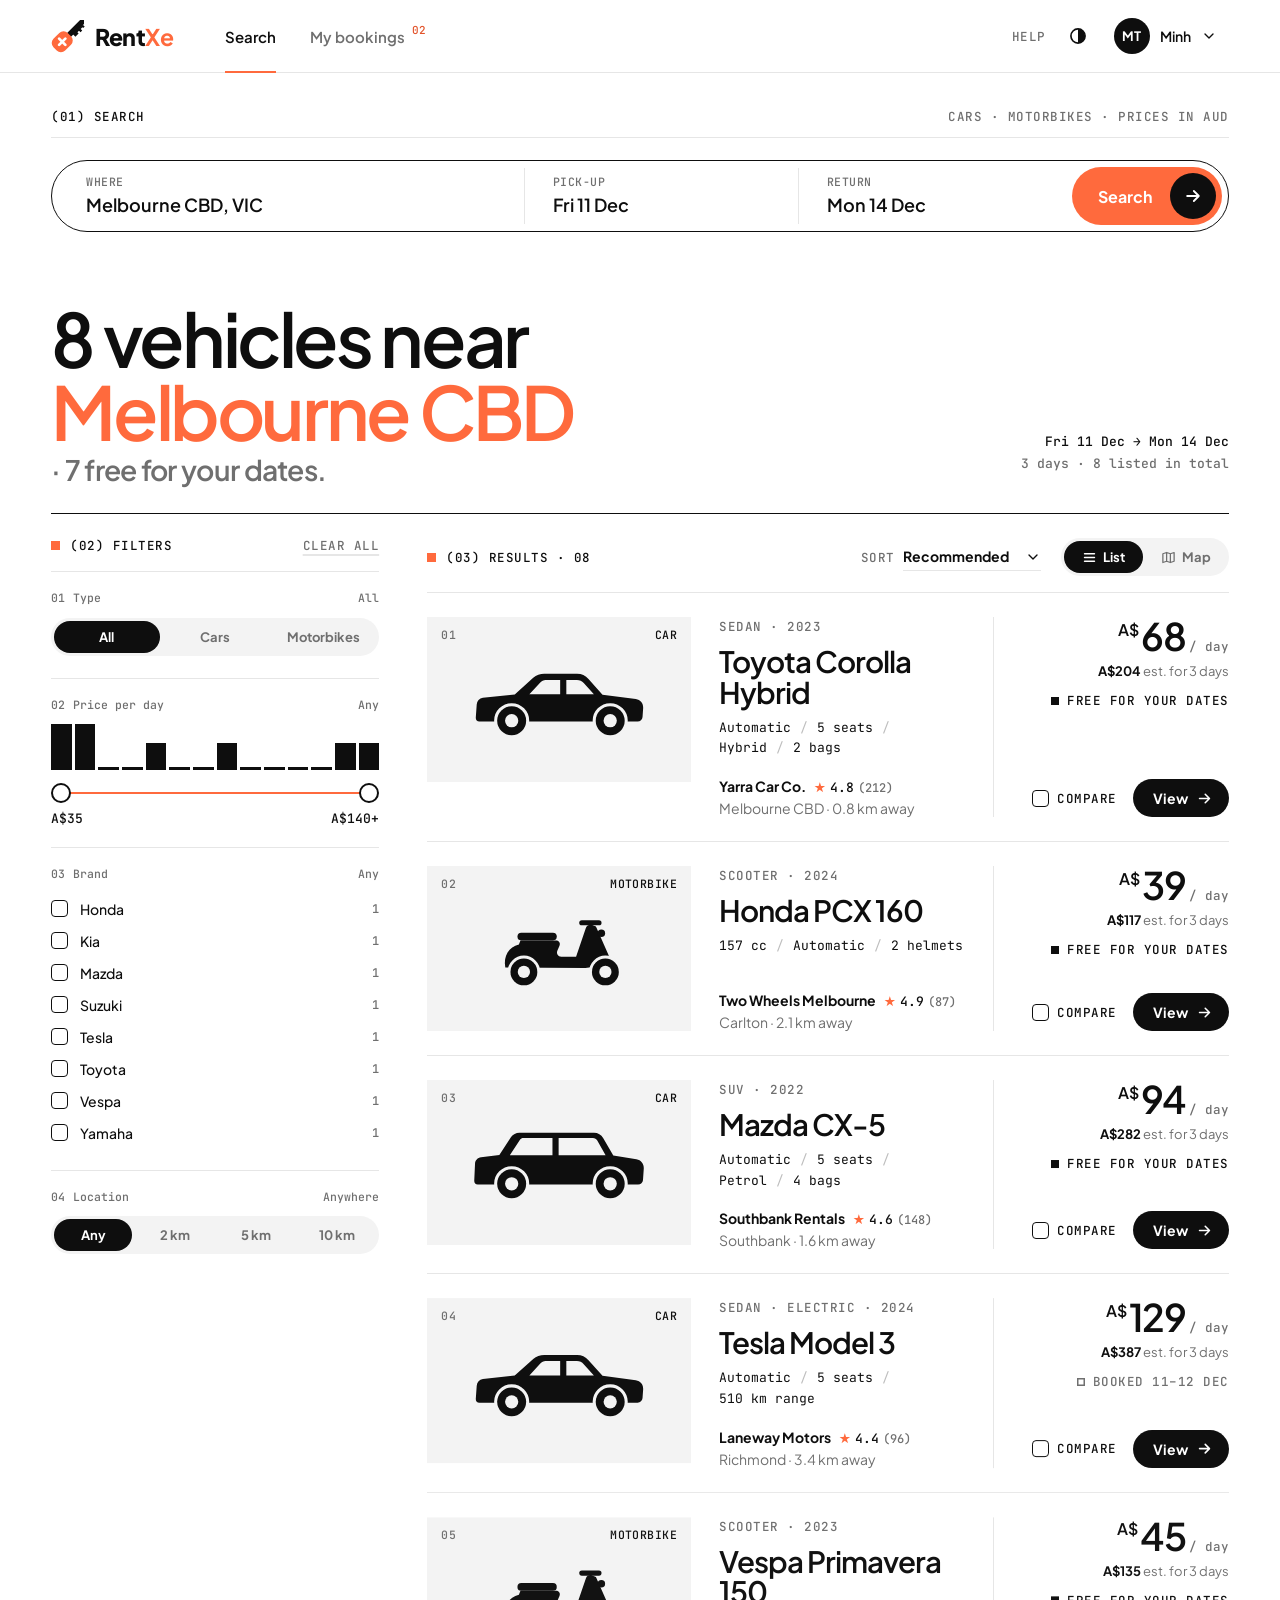
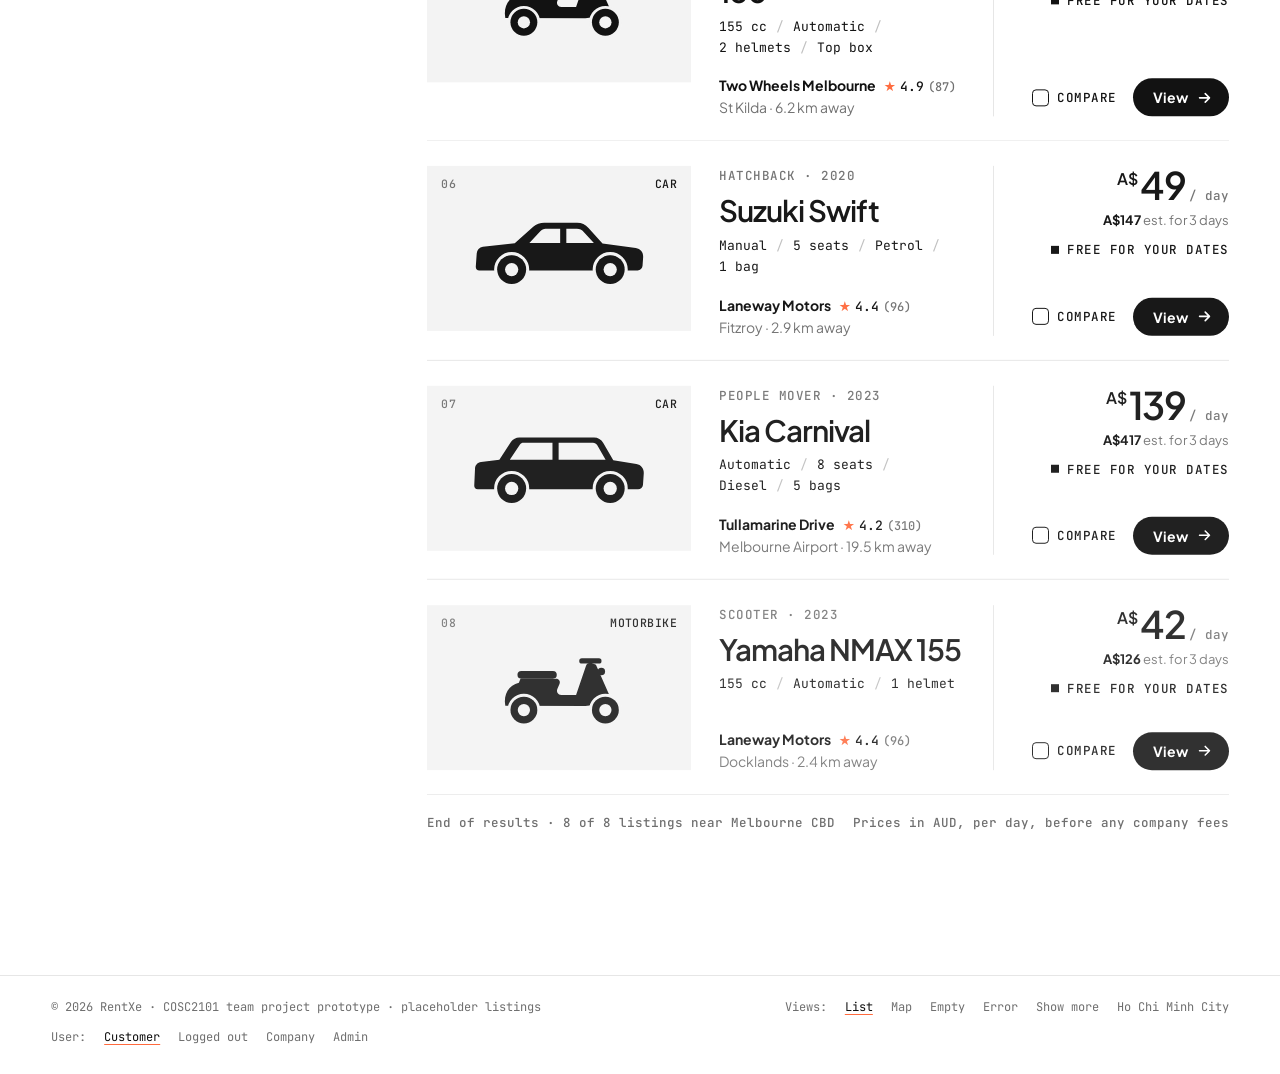
<file: assets/mockups/search/index.html>
<!doctype html>
<html lang="en" data-view="list">
<head>
<meta charset="utf-8">
<meta name="viewport" content="width=device-width, initial-scale=1">
<meta name="color-scheme" content="light dark">
<title>Search — RentXe</title>
<link rel="icon" type="image/svg+xml" href="data:image/svg+xml,%3Csvg%20xmlns%3D%22http%3A//www.w3.org/2000/svg%22%20viewBox%3D%224%207%2037%2037%22%3E%3Cg%20transform%3D%22translate%2824%2024%29%20rotate%28-45%29%22%3E%3Cpath%20d%3D%22M-2-3h21.5l3%203-3%203H-2zM3%203h15v2.6h-2.4V4.4H13v2.4h-2.6V4.4H8v1.8H3z%22%20fill%3D%22%230E0E0E%22/%3E%3Crect%20x%3D%22-22%22%20y%3D%22-9%22%20width%3D%2222%22%20height%3D%2218%22%20rx%3D%226.5%22%20fill%3D%22%23FF6A3D%22/%3E%3Cpath%20d%3D%22M-15.8%200h9.6M-11-4.8v9.6%22%20stroke%3D%22%23fff%22%20stroke-width%3D%223%22%20stroke-linecap%3D%22round%22/%3E%3C/g%3E%3C/svg%3E">
<link rel="preconnect" href="https://fonts.googleapis.com">
<link rel="preconnect" href="https://fonts.gstatic.com" crossorigin>
<link href="https://fonts.googleapis.com/css2?family=Plus+Jakarta+Sans:wght@400;500;600;700;800&family=JetBrains+Mono:wght@400;500;600&display=swap" rel="stylesheet">
<!-- Shared design tokens: a copy of ../shared/tokens.css, kept in sync by ../shared/sync-tokens.py.
     Edit tokens.css and run the script, not this block. -->
<style id="tokens">
/* RentXe design tokens, shared by every page (landing, login, ...).
   Orange, black and white only: neutral greys, no blue tints, solid fills, no gradients.
   Each page embeds a copy in its tokens style block: after editing, run sync-tokens.py.
   Page-only variables stay in the page's own :root. */
:root {
  /* Colour */
  --brand: #FF6A3D;               /* orange: buttons, accents, the logo */
  --brand-dark: #E2532A;          /* hover, small orange text on white */
  --brand-tint: #FFF1EC;          /* selected tab, soft orange fill */
  --ink: #0E0E0E;                 /* black text and black bands */
  --ink-deep: #0A0A0A;            /* page background behind dark sections */
  --paper: #FFFFFF;
  --muted: #6F6F6F;               /* secondary text on white */
  --line: #E6E6E6;                /* hairline rules on white */
  --line-dark: rgb(255 255 255 / .16);   /* hairline rules on black */
  --fill: #F3F3F3;                /* input and hover fill on white */
  --danger: #D4380D;              /* form errors: a deep orange-red, so it stays in the palette */

  /* Type */
  --sans: 'Plus Jakarta Sans', system-ui, -apple-system, 'Segoe UI', sans-serif;
  --mono: 'JetBrains Mono', ui-monospace, SFMono-Regular, Menlo, monospace;
  --label: 500 12.5px/1.2 var(--mono);   /* "(01) About RentXe" style labels; add uppercase + .04em tracking */

  /* Shape and space */
  --radius-pill: 999px;
  --radius-field: 12px;
  --radius-card: 14px;
  --gutter: clamp(20px, 4vw, 56px);      /* page side padding */
  --content-max: 1320px;

  /* Motion */
  --ease-out: cubic-bezier(.2, .8, .2, 1);

  font-family: var(--sans);
}

/* Theme colours. Light by default; dark when the html element has data-theme="dark".
   The rules are in docs/Milestone1/api/README.md, section Theme. Use these for page and card backgrounds,
   body text and rules, so one attribute flips a page. --ink and --paper stay fixed black and white,
   for things that keep their colour in both themes (the hero, orange buttons, the black CTA button). */
:root {
  --theme-bg: #FFFFFF;            /* page background */
  --theme-text: #0E0E0E;          /* body text */
  --theme-muted: #6F6F6F;         /* secondary text */
  --theme-line: #E6E6E6;          /* hairline rules */
  --theme-fill: #F3F3F3;          /* inputs, hovers, soft tags */
  --theme-card: #FFFFFF;          /* cards, menus */
  --theme-band: #0E0E0E;          /* black bands and the footer */
}
:root[data-theme="dark"] {
  color-scheme: dark;
  --theme-bg: #0E0E0E;
  --theme-text: #F2F2F2;
  --theme-muted: #A3A3A3;         /* 8:1 on the background */
  --theme-line: #2A2A2A;
  --theme-fill: #1C1C1C;
  --theme-card: #222222;
  --theme-band: #181818;
}
</style>
<!-- Theme: the saved choice (localStorage "rentxe-theme": system, light or dark), else the system setting.
     Runs before the page draws so it never flashes the wrong theme. See docs/Milestone1/api/README.md, Theme. -->
<script>
  (() => {
    let choice = 'system';
    try { choice = localStorage.getItem('rentxe-theme') || 'system'; } catch { /* storage blocked */ }
    if (!['system', 'light', 'dark'].includes(choice)) choice = 'system';
    const dark = choice === 'dark' || (choice === 'system' && matchMedia('(prefers-color-scheme: dark)').matches);
    document.documentElement.dataset.theme = dark ? 'dark' : 'light';
    document.documentElement.dataset.themeChoice = choice;
  })();
</script>
<!-- GSAP for the reveals and the filter, tray and drawer transitions (free "standard" licence). The page works without it. -->
<script defer src="https://cdn.jsdelivr.net/npm/gsap@3.13.0/dist/gsap.min.js"></script>
<style>
  :root { --nav-h: 72px; --side-w: 328px; --pick-tint: var(--brand-tint);
          --content-max: 1680px; }   /* wider than the shared 1320px: a results page uses big screens */
  :root[data-theme="dark"] { --pick-tint: color-mix(in srgb, var(--brand) 18%, var(--theme-bg)); }
  * { box-sizing: border-box; }
  html, body { margin: 0; }
  body { background: var(--theme-bg); color: var(--theme-text); -webkit-font-smoothing: antialiased; }
  button, input, select { font-family: inherit; }
  button { cursor: pointer; }
  [hidden] { display: none !important; }
  .wrap { max-width: calc(var(--content-max) + 2 * var(--gutter)); margin: 0 auto; padding: 0 var(--gutter); }
  .label { font: var(--label); letter-spacing: .04em; text-transform: uppercase; }
  .w { display: inline-block; }                     /* words, wrapped by the page script for the reveals */
  .sr { position: absolute; width: 1px; height: 1px; overflow: hidden; clip-path: inset(50%); white-space: nowrap; }

  .kicker { position: relative; display: flex; align-items: center; gap: 10px; margin: 0; padding-bottom: 14px;
            font: var(--label); letter-spacing: .04em; text-transform: uppercase; }
  .kicker::before { content: ''; width: 9px; height: 9px; background: var(--brand); }
  .rule { position: relative; }
  .rule::after { content: ''; position: absolute; left: 0; right: 0; bottom: 0; height: 1px; background: var(--theme-line);
                 transform: scaleX(var(--rule, 1)); transform-origin: left; }

  .btn { display: inline-flex; align-items: center; justify-content: center; gap: 8px; border: 0; border-radius: var(--radius-pill);
         padding: 11px 20px; font-size: 15px; font-weight: 700; text-decoration: none; background: var(--brand); color: #fff;
         transition: background .2s, color .2s; }
  .btn:hover { background: var(--brand-dark); }
  .btn.dark { background: var(--theme-text); color: var(--theme-bg); }
  .btn.dark:hover { background: var(--brand); color: #fff; }
  .btn.line { background: transparent; color: var(--theme-text); box-shadow: inset 0 0 0 1.5px var(--theme-text); }
  .btn.line:hover { background: var(--theme-text); color: var(--theme-bg); }
  .btn svg { width: 17px; height: 17px; transition: transform .3s var(--ease-out); }
  .btn:hover svg { transform: translateX(3px); }
  .link-btn { border: 0; padding: 0; background: none; color: var(--theme-text); font: var(--label); letter-spacing: .04em;
              text-transform: uppercase; text-decoration: underline; text-decoration-color: var(--brand);
              text-decoration-thickness: 1.5px; text-underline-offset: 4px; }
  .link-btn:hover { color: var(--brand-dark); }
  .link-btn:disabled { color: var(--theme-muted); text-decoration-color: var(--theme-line); cursor: default; }

  /* Flat vehicle silhouettes. --cut is the colour behind them: it draws the ring between wheel and body. */
  .art { display: block; width: 100%; height: auto; color: var(--theme-text); overflow: visible; }
  .art .gap { fill: none; stroke: var(--cut, var(--theme-bg)); stroke-width: 2.4; }
  .art .hub { fill: var(--cut, var(--theme-bg)); }

  /* ════════════════════════════════════════════════════════════════════════════
     APP NAV: the header for every page after the landing page (search, vehicle, bookings...).
     Copy this CSS, the APP NAV markup block and the "App nav" script together.
     Logged out it shows Help, the theme toggle, Log in and Sign up (search.md SR-25); logged in, the links
     and account menu follow the role (SR-26). The mockup previews the roles with ?user=guest|customer|company|admin.
     ════════════════════════════════════════════════════════════════════════════ */
  .appnav { position: sticky; top: 0; z-index: 30; background: var(--theme-bg); border-bottom: 1px solid var(--theme-line); }
  .appnav-in { display: flex; align-items: center; gap: 52px; height: var(--nav-h); }
  .brand { display: inline-flex; align-items: center; gap: 10px; color: var(--theme-text); text-decoration: none;
           font-weight: 800; font-size: 23px; letter-spacing: -.02em; }
  .brand b { color: var(--brand); }
  .brand svg { width: 34px; height: 34px; }
  .appnav-links { display: flex; gap: 34px; align-self: stretch; }
  .appnav-links a { position: relative; display: flex; align-items: center; gap: 7px; color: var(--theme-muted); font-size: 15px;
                    font-weight: 600; text-decoration: none; transition: color .2s; }
  .appnav-links a:hover, .appnav-links a[aria-current="page"] { color: var(--theme-text); }
  .appnav-links a::after { content: ''; position: absolute; left: 0; right: 0; bottom: -1px; height: 2px; background: var(--brand);
                           transform: scaleX(0); transform-origin: left; transition: transform .35s var(--ease-out); }
  .appnav-links a[aria-current="page"]::after { transform: scaleX(1); }
  .count { font: 500 11px/1 var(--mono); color: var(--brand-dark); transform: translateY(-6px); }
  .appnav-end { display: flex; align-items: center; gap: 26px; margin-left: auto; }
  .appnav-help { color: var(--theme-muted); font: var(--label); letter-spacing: .04em; text-transform: uppercase; text-decoration: none; }
  .appnav-help:hover { color: var(--theme-text); }
  .theme-btn { display: grid; place-items: center; width: 40px; height: 40px; margin: 0 -14px; border: 0; border-radius: 50%;
               background: transparent; color: var(--theme-text); transition: background .2s; }
  .theme-btn:hover { background: var(--theme-fill); }
  .theme-btn svg { display: none; width: 20px; height: 20px; }
  html[data-theme-choice="system"] .theme-btn .i-system,
  html[data-theme-choice="light"] .theme-btn .i-light,
  html[data-theme-choice="dark"] .theme-btn .i-dark { display: block; }
  .guest-acts { display: flex; align-items: center; gap: 6px; }
  .guest-acts .btn { padding: 10px 20px 12px; }
  .guest-acts .btn.ghost { background: transparent; color: var(--theme-text); }
  .guest-acts .btn.ghost:hover { background: var(--theme-fill); }
  .account { position: relative; }
  .account-btn { display: flex; align-items: center; gap: 10px; border: 0; border-radius: var(--radius-pill); padding: 4px 12px 4px 4px;
                 background: none; color: var(--theme-text); font-size: 14px; font-weight: 600; transition: background .2s; }
  .account-btn:hover, .account-btn[aria-expanded="true"] { background: var(--theme-fill); }
  .avatar { display: grid; place-items: center; width: 36px; height: 36px; border-radius: 50%; background: var(--theme-text); color: var(--theme-bg);
            font-size: 13px; font-weight: 700; letter-spacing: .02em; }
  .account-btn svg { width: 16px; height: 16px; transition: transform .3s var(--ease-out); }
  .account-btn[aria-expanded="true"] svg { transform: rotate(180deg); }
  .account-menu { position: absolute; right: 0; top: calc(100% + 12px); width: 268px; padding: 6px; border: 1px solid var(--theme-text);
                  border-radius: var(--radius-field); background: var(--theme-card); }
  .account-who { display: grid; gap: 3px; padding: 12px 12px 14px; margin-bottom: 6px; border-bottom: 1px solid var(--theme-line); }
  .account-who b { font-size: 15px; }
  .account-who span { color: var(--theme-muted); font-size: 13px; }
  .account-who .label { margin-top: 8px; color: var(--brand-dark); }
  .account-menu a { display: flex; justify-content: space-between; align-items: center; padding: 10px 12px; border-radius: 8px;
                    color: var(--theme-text); font-size: 14px; font-weight: 500; text-decoration: none; }
  .account-menu a:hover, .account-menu a:focus-visible { background: var(--theme-fill); outline: 0; }
  .account-menu a .count { transform: none; }
  .account-menu hr { margin: 6px 0; border: 0; border-top: 1px solid var(--theme-line); }
  .account-menu .m-only { display: none; }
  @media (max-width: 720px) {
    .appnav-links, .appnav-help, .account-name { display: none; }
    .appnav-in { gap: 20px; }
    .guest-acts .btn { padding: 9px 14px 10px; font-size: 14px; }
    .account-btn { padding-right: 8px; }
    .account-menu .m-only { display: flex; }
  }
  /* ═══ end APP NAV ═══ */

  /* ── (01) Search head ─────────────────────────────── */
  .head { padding-top: 36px; }
  .meta { position: relative; display: flex; justify-content: space-between; gap: 16px; padding-bottom: 14px;
          font: var(--label); letter-spacing: .04em; text-transform: uppercase; }
  .meta span:last-child { color: var(--theme-muted); }
  .searchbar { display: grid; grid-template-columns: minmax(0, 1.7fr) minmax(0, 1fr) minmax(0, 1fr) auto; align-items: center;
               margin-top: 22px; padding: 6px; border: 1.5px solid var(--theme-text); border-radius: var(--radius-pill); }
  .sf { position: relative; display: flex; flex-direction: column; gap: 5px; min-width: 0; padding: 8px 28px; }
  .sf + .sf { border-left: 1px solid var(--theme-line); }
  .sf > span:first-child { font: 500 11.5px/1 var(--mono); letter-spacing: .04em; text-transform: uppercase; color: var(--theme-muted);
                            transition: color .2s; }
  .sf:focus-within > span:first-child { color: var(--brand-dark); }
  .sf input[type="text"] { width: 100%; border: 0; outline: 0; padding: 0; background: transparent; color: var(--theme-text);
                           font: 600 18px/1.3 var(--sans); text-overflow: ellipsis; }
  .sf .val { font-size: 18px; font-weight: 600; line-height: 1.3; white-space: nowrap; overflow: hidden; text-overflow: ellipsis; }
  .sf input[type="date"] { position: absolute; inset: 0; width: 100%; height: 100%; opacity: 0; cursor: pointer; }
  .sf.bad > span:first-child { color: var(--danger); }
  .go { height: 58px; justify-content: space-between; gap: 18px; padding: 0 6px 0 26px; font-size: 16px; }
  .go i { display: grid; place-items: center; width: 46px; height: 46px; border-radius: 50%; background: var(--ink); color: #fff; }
  .go i svg { width: 20px; height: 20px; }

  .head-title { display: flex; justify-content: space-between; align-items: end; gap: 40px; padding: clamp(40px, 5.5vw, 76px) 0 30px; }
  h1 { margin: 0; max-width: 1040px; font-size: clamp(40px, 5.8vw, 92px); font-weight: 600; line-height: .98; letter-spacing: -.045em;
       text-wrap: balance; }
  h1 em { font-style: normal; color: var(--brand); }
  .num { font-variant-numeric: tabular-nums; }
  .trip { flex: none; margin: 0 0 8px; text-align: right; font: 500 13px/1.7 var(--mono); color: var(--theme-muted); }
  .trip b { color: var(--theme-text); font-weight: 500; }
  h1 .free { display: block; margin-top: .28em; font-size: .38em; letter-spacing: -.025em; color: var(--theme-muted); }

  /* ── Layout: filters | results ────────────────────── */
  .layout { display: grid; grid-template-columns: var(--side-w) minmax(0, 1fr); gap: 48px; border-top: 1px solid var(--theme-text); }
  /* On desktop the filters stick under the nav and scroll on their own, so they can be used from anywhere in the results. */

  /* ── (02) Filters ─────────────────────────────────── */
  .filters { align-self: start; position: sticky; top: var(--nav-h); display: flex; flex-direction: column;
             max-height: calc(100vh - var(--nav-h) - 80px); }  /* 80px: room for the footer at the very bottom */
  .filters-body { flex: 1; min-height: 0; overflow-y: auto; overscroll-behavior: contain; padding: 0 14px 24px 0; margin-right: -14px;
                  scrollbar-width: thin; scrollbar-color: var(--theme-line) transparent; }
  .filters-body::-webkit-scrollbar { width: 6px; }
  .filters-body::-webkit-scrollbar-thumb { background: var(--theme-line); border-radius: 6px; }
  .filters-head { position: sticky; top: 0; z-index: 1; display: flex; justify-content: space-between; align-items: center;
                  padding: 24px 0 16px; background: var(--theme-bg); }
  .filters-head .kicker { padding-bottom: 0; }
  .sheet-grip, .sheet-close, .sheet-foot { display: none; }
  .fgroup { margin: 0; padding: 20px 0 22px; border: 0; border-bottom: 1px solid var(--theme-line); min-width: 0; }
  .fgroup:first-of-type { margin-top: 2px; border-top: 1px solid var(--theme-line); }
  .fgroup legend { float: left; width: 100%; display: flex; justify-content: space-between; align-items: baseline; gap: 12px;
                   margin-bottom: 14px; padding: 0; font-size: 15px; font-weight: 700; }
  .fgroup legend + * { clear: both; }
  .fgroup legend span { font: 500 11.5px/1 var(--mono); color: var(--theme-muted); }
  .fgroup legend i { font-style: normal; font: 500 11.5px/1 var(--mono); color: var(--theme-muted); margin-right: 8px; }
  .fnote { margin: 0; color: var(--theme-muted); font-size: 13px; line-height: 1.5; }

  .seg { display: grid; grid-auto-flow: column; grid-auto-columns: 1fr; gap: 3px; padding: 3px; border-radius: var(--radius-pill);
         background: var(--theme-fill); }
  .seg button { border: 0; border-radius: var(--radius-pill); padding: 8px 6px; background: transparent; color: var(--theme-muted);
                font-size: 13px; font-weight: 700; white-space: nowrap; transition: background .25s, color .25s; }
  .seg button:hover { color: var(--theme-text); }
  .seg button[aria-pressed="true"] { background: var(--theme-text); color: var(--theme-bg); }
  .seg button:disabled { opacity: .35; cursor: default; }

  .opts { display: grid; gap: 2px; margin: 0; padding: 0; list-style: none; }
  .opt { display: flex; align-items: center; gap: 12px; padding: 6px 0; font-size: 14px; font-weight: 500; cursor: pointer; }
  .opt input { position: absolute; opacity: 0; pointer-events: none; }
  .box { flex: none; display: grid; place-items: center; width: 17px; height: 17px; border: 1.5px solid var(--theme-text); border-radius: 4px;
         color: var(--theme-bg); transition: background .15s; }
  .box svg { width: 12px; height: 12px; opacity: 0; }
  .opt input[type="radio"] + .box { border-radius: 50%; }
  .opt input:checked + .box { background: var(--theme-text); }
  .opt input:checked + .box svg { opacity: 1; }
  .opt input[type="radio"]:checked + .box { background: var(--theme-bg); box-shadow: inset 0 0 0 3.5px var(--theme-bg); background: var(--theme-text); }
  .opt input:focus-visible + .box { outline: 2px solid var(--brand); outline-offset: 2px; }
  .opt em { margin-left: auto; font: 500 12px/1 var(--mono); font-style: normal; color: var(--theme-muted); }
  .opt.off { color: var(--theme-muted); cursor: default; }
  .opt.off .box { border-color: var(--theme-line); }
  .opt .stars { color: var(--brand); letter-spacing: 1px; font-size: 13px; }
  .opt .stars s { color: var(--theme-line); text-decoration: none; }

  .hist { display: flex; align-items: end; gap: 3px; height: 46px; }
  .hist i { flex: 1; min-height: 3px; background: var(--theme-line); transition: background .2s; }
  .hist i.in { background: var(--theme-text); }
  .range { position: relative; height: 22px; margin-top: 12px; }
  .range::before, .range-fill { content: ''; position: absolute; top: 10px; height: 2px; }
  .range::before { left: 0; right: 0; background: var(--theme-line); }
  .range-fill { background: var(--brand); }
  .range input { position: absolute; inset: 0; width: 100%; margin: 0; background: none; pointer-events: none; -webkit-appearance: none; appearance: none; }
  .range input::-webkit-slider-thumb { -webkit-appearance: none; width: 20px; height: 20px; border: 2px solid var(--theme-text); border-radius: 50%;
                                       background: var(--theme-bg); pointer-events: auto; cursor: grab; }
  .range input::-moz-range-thumb { width: 16px; height: 16px; border: 2px solid var(--theme-text); border-radius: 50%; background: var(--theme-bg);
                                   pointer-events: auto; cursor: grab; }
  .range input:focus-visible::-webkit-slider-thumb { border-color: var(--brand); }
  .range-vals { display: flex; justify-content: space-between; margin-top: 8px; font: 500 13px/1 var(--mono); }

  /* ── (03) Results ─────────────────────────────────── */
  .results { min-width: 0; padding: 24px 0 120px; }
  .toolbar { display: flex; align-items: center; gap: 20px; padding-bottom: 16px; border-bottom: 1px solid var(--theme-line); }
  .toolbar .kicker { padding-bottom: 0; margin-right: auto; }
  .filters-btn { display: none; }
  .sort { position: relative; display: flex; align-items: center; gap: 8px; }
  .sort label { color: var(--theme-muted); }
  .sort select { appearance: none; border: 0; border-bottom: 1.5px solid var(--theme-line); border-radius: 0; padding: 4px 22px 5px 0;
                 background: transparent; color: var(--theme-text); font-size: 14px; font-weight: 700; cursor: pointer; }
  .sort select:focus-visible { outline: 0; border-bottom-color: var(--brand); }
  .sort svg { position: absolute; right: 0; width: 16px; height: 16px; pointer-events: none; }
  .views { width: 168px; }
  .views svg { width: 15px; height: 15px; vertical-align: -3px; margin-right: 6px; }

  .tags { display: flex; flex-wrap: wrap; align-items: center; gap: 8px; padding: 16px 0; border-bottom: 1px solid var(--theme-line); }
  .tag { display: inline-flex; align-items: center; gap: 6px; padding: 5px 5px 5px 14px; border: 1px solid var(--theme-text);
         border-radius: var(--radius-pill); font-size: 13px; font-weight: 600; white-space: nowrap; }
  .tag button { display: grid; place-items: center; width: 22px; height: 22px; border: 0; border-radius: 50%; padding: 0;
                background: none; color: var(--theme-text); transition: background .2s, color .2s; }
  .tag button:hover { background: var(--theme-text); color: var(--theme-bg); }
  .tag svg { width: 12px; height: 12px; }
  .tags .link-btn { margin-left: 8px; }

  .list { margin: 0; padding: 0; list-style: none; }
  .row { display: grid; grid-template-columns: minmax(200px, 264px) minmax(0, 1fr) 236px; gap: 28px; padding: 24px 0;
         border-bottom: 1px solid var(--theme-line); }
  .tile { --cut: var(--theme-fill); position: relative; display: grid; place-items: center; aspect-ratio: 16 / 10; background: var(--theme-fill);
          overflow: hidden; }
  .tile .art { width: 70%; transition: transform .6s var(--ease-out); }
  .tile .art.bike { width: 52%; }
  .row:hover .tile .art { transform: translateX(8px); }
  .tile-idx, .tile-type { position: absolute; top: 12px; font: 500 11.5px/1 var(--mono); letter-spacing: .04em; text-transform: uppercase; }
  .tile-idx { left: 14px; color: var(--theme-muted); }
  .tile-type { right: 14px; }
  .row-main { display: flex; flex-direction: column; min-width: 0; padding-top: 2px; }
  .row-kind { color: var(--theme-muted); }
  .row h3 { margin: 12px 0 10px; font-size: clamp(24px, 2.3vw, 32px); font-weight: 600; line-height: 1.04; letter-spacing: -.035em; }
  .specs { display: flex; flex-wrap: wrap; margin: 0; padding: 0; list-style: none; font: 400 13px/1.6 var(--mono); }
  .specs li:not(:last-child)::after { content: '/'; margin: 0 9px; color: var(--theme-muted); opacity: .45; }
  .row-co { display: flex; flex-wrap: wrap; align-items: baseline; gap: 4px 18px; margin-top: auto; padding-top: 18px; font-size: 14px; }
  .co b { font-weight: 700; }
  .rating { margin-left: 8px; font: 500 13px/1 var(--mono); }
  .rating::before { content: '★'; margin-right: 4px; color: var(--brand); font-family: var(--sans); }
  .rating small { margin-left: 4px; color: var(--theme-muted); font-size: 12px; }
  .loc { color: var(--theme-muted); }
  .row-side { display: flex; flex-direction: column; align-items: flex-end; padding-left: 28px; border-left: 1px solid var(--theme-line);
              text-align: right; }
  .price { font-size: 38px; font-weight: 600; line-height: 1; letter-spacing: -.045em; white-space: nowrap; }
  .price sup { margin-right: 2px; font-size: .42em; font-weight: 600; letter-spacing: 0; vertical-align: .95em; }
  .price small { margin-left: 4px; font: 500 12.5px/1 var(--mono); letter-spacing: 0; color: var(--theme-muted); }
  .price.vnd { font-size: 32px; }
  .price.vnd sup { margin: 0 0 0 2px; }
  .aud { margin: 4px 0 0; font: 500 12px/1 var(--mono); color: var(--theme-muted); }
  .total { margin: 8px 0 0; color: var(--theme-muted); font-size: 13px; }
  .total b { color: var(--theme-text); font-weight: 700; }
  .avail { display: inline-flex; align-items: center; gap: 8px; margin-top: 14px; }
  .avail::before { content: ''; width: 8px; height: 8px; background: var(--theme-text); }
  .avail.clash { color: var(--theme-muted); }
  .avail.clash::before { background: transparent; box-shadow: inset 0 0 0 1.5px var(--theme-muted); }
  .row-actions { display: flex; flex-wrap: wrap; justify-content: flex-end; align-items: center; gap: 12px 16px; margin-top: auto; padding-top: 20px; }
  .own { color: var(--brand-dark); }
  .row-actions.mine .cmp { flex-basis: 100%; justify-content: flex-end; }   /* own vehicle: Compare above, Edit and View together */
  .row-actions .btn { padding: 10px 16px 10px 20px; font-size: 14px; }

  .cmp { display: inline-flex; align-items: center; gap: 8px; cursor: pointer; user-select: none; }
  .cmp input { position: absolute; opacity: 0; pointer-events: none; }
  .cmp .box { border-radius: 4px; color: #fff; }
  .cmp input:checked + .box { border-color: var(--brand); background: var(--brand); }
  .cmp input:checked + .box svg { opacity: 1; }
  .cmp input:focus-visible + .box { outline: 2px solid var(--brand); outline-offset: 2px; }
  .cmp input:checked ~ .label { color: var(--brand-dark); }
  .cmp.off { opacity: .35; cursor: not-allowed; }

  .more { display: flex; justify-content: center; padding: 28px 0 6px; }
  .more .btn { padding: 12px 24px; }
  .more .btn .num { font: 500 12.5px/1 var(--mono); opacity: .7; }
  .loaderr { display: grid; justify-items: start; gap: 14px; padding: 56px 0 40px; border-bottom: 1px solid var(--theme-line); }
  .loaderr h2 { margin: 0; font-size: clamp(32px, 3.4vw, 50px); font-weight: 600; line-height: 1; letter-spacing: -.04em; }
  .loaderr h2 em { font-style: normal; color: var(--brand); }
  .loaderr p { margin: 0 0 8px; max-width: 460px; color: var(--theme-muted); font-size: 16px; line-height: 1.55; }
  .list-end { display: flex; justify-content: space-between; gap: 16px; padding: 22px 0; font: 500 12.5px/1.5 var(--mono); color: var(--theme-muted); }

  /* ── Map view ─────────────────────────────────────── */
  /* One fixed-height panel that fits the screen: the map stays put and only the short list scrolls. */
  .mapview { position: sticky; top: calc(var(--nav-h) + 16px); display: grid; grid-template-columns: 340px minmax(0, 1fr); gap: 0;
             height: clamp(480px, calc(100vh - var(--nav-h) - 116px), 1000px); }   /* 116px: gaps and the footer, so it never slides under the nav */
  html[data-view="map"] .results { padding-bottom: 24px; }
  .mlist { margin: 0; padding: 0; list-style: none; border-right: 1px solid var(--theme-line); overflow-y: auto; overscroll-behavior: contain;
           scrollbar-width: thin; scrollbar-color: var(--theme-line) transparent; }
  .mrow { display: grid; grid-template-columns: 82px minmax(0, 1fr) auto; gap: 14px; align-items: center; padding: 14px 18px 14px 0;
          border-bottom: 1px solid var(--theme-line); cursor: pointer; transition: background .2s, padding .3s var(--ease-out); }
  .mrow .tile { aspect-ratio: 4 / 3; }
  .mrow .tile .art { width: 76%; }
  .mrow .tile .art.bike { width: 60%; }
  .mrow b { display: block; font-size: 15px; letter-spacing: -.01em; }
  .mrow small { display: block; margin-top: 4px; color: var(--theme-muted); font-size: 12.5px; white-space: nowrap; overflow: hidden; text-overflow: ellipsis; }
  .mrow .mprice { font-size: 18px; font-weight: 700; letter-spacing: -.02em; text-align: right; }
  .mrow .mprice small { font: 500 11px/1 var(--mono); }
  .mrow:hover, .mrow.on { background: var(--pick-tint); padding-left: 12px; }
  .mrow.on .tile { --cut: var(--theme-bg); background: var(--theme-bg); }
  .map { position: relative; height: 100%; min-height: 0; margin-left: 20px;
         overflow: hidden; background: var(--theme-fill); }
  .map > svg { position: absolute; inset: 0; width: 100%; height: 100%; display: block; }
  .m-land { fill: var(--theme-fill); }
  .m-street { stroke: var(--theme-bg); stroke-width: 2.4; fill: none; }
  .m-road { stroke: var(--theme-bg); stroke-width: 9; fill: none; stroke-linecap: round; }
  .m-park { fill: var(--theme-line); }
  .m-water { fill: url(#hatch); }
  .m-river { fill: none; stroke: url(#hatch); stroke-width: 26; stroke-linecap: round; }
  .m-hatch-bg { fill: var(--theme-bg); }
  .m-hatch-line { stroke: var(--theme-text); stroke-opacity: .22; stroke-width: 1.4; }
  .m-label { font: 500 12px/1 var(--mono); letter-spacing: .08em; text-transform: uppercase; fill: var(--theme-muted); }
  .m-label.big { font-size: 15px; letter-spacing: .14em; fill: var(--theme-text); }
  .m-ring { fill: none; stroke: var(--theme-text); stroke-opacity: .28; stroke-width: 1.2; stroke-dasharray: 3 7; }
  .m-ring-label { font: 500 11px/1 var(--mono); fill: var(--theme-muted); }
  .m-you circle:first-child { fill: none; stroke: var(--brand); stroke-width: 1.5; }
  .m-you circle:last-child { fill: var(--brand); stroke: var(--theme-bg); stroke-width: 3; }
  .pin { cursor: pointer; }
  .pin rect, .pin path { fill: var(--theme-text); transition: fill .2s; }
  .pin text { font: 600 15px/1 var(--mono); fill: var(--theme-bg); text-anchor: middle; }
  .pin:hover text, .pin.on text { fill: #fff; }
  .pin:hover rect, .pin:hover path, .pin.on rect, .pin.on path { fill: var(--brand); }
  .pin.clash rect, .pin.clash path { fill: var(--theme-bg); stroke: var(--theme-text); stroke-width: 1.5; }
  .pin.clash text { fill: var(--theme-text); }
  .pin.clash.on rect, .pin.clash.on path { fill: var(--brand); stroke: var(--brand); }
  .pin.clash.on text { fill: #fff; }
  .map-tag { position: absolute; top: 16px; left: 16px; padding: 9px 12px; background: var(--theme-bg); }
  .map-tag span { color: var(--theme-muted); }
  .zoom { position: absolute; top: 16px; right: 16px; display: grid; background: var(--theme-bg); border: 1px solid var(--theme-text); }
  .zoom button { width: 38px; height: 38px; border: 0; background: none; color: var(--theme-text); font: 500 18px/1 var(--mono); }
  .zoom button + button { border-top: 1px solid var(--theme-line); }
  .zoom button:hover { background: var(--theme-fill); }
  .zoom button:disabled { color: var(--theme-line); cursor: default; background: none; }
  .map-card { --cut: var(--theme-fill); position: absolute; left: 16px; right: 16px; bottom: 16px; display: grid;
              grid-template-columns: 132px minmax(0, 1fr); gap: 4px 20px; align-items: center; padding: 10px 18px 10px 10px;
              border: 1px solid var(--theme-text); border-radius: var(--radius-field); background: var(--theme-card); }
  .map-card .tile { grid-row: span 2; aspect-ratio: 16 / 10; }
  .map-card h3 { margin: 6px 0 6px; font-size: 22px; font-weight: 600; letter-spacing: -.03em; line-height: 1.05; }
  .map-card .row-co { padding: 0; font-size: 13px; }
  .map-card .mc-side { display: flex; justify-content: space-between; align-items: center; gap: 18px; padding-top: 10px; border-top: 1px solid var(--theme-line); }
  .map-card .price { font-size: 30px; }

  /* ── Empty ────────────────────────────────────────── */
  .empty { display: grid; grid-template-columns: minmax(0, 1fr) minmax(0, 1fr); gap: clamp(32px, 5vw, 72px); padding: 44px 0 40px; }
  .ghost-art { width: min(100%, 360px); margin-bottom: 30px; }
  .ghost-art path, .ghost-art circle { fill: none; stroke: var(--theme-text); stroke-width: .7; stroke-dasharray: 2.2 2.4; }
  .empty h2 { margin: 0 0 18px; font-size: clamp(36px, 3.8vw, 58px); font-weight: 600; line-height: 1; letter-spacing: -.04em; }
  .empty h2 em { font-style: normal; color: var(--brand); }
  .empty p { margin: 0; max-width: 440px; color: var(--theme-muted); font-size: 16px; line-height: 1.55; }
  .loosen { margin: 18px 0 0; padding: 0; list-style: none; border-top: 1px solid var(--theme-text); }
  .loosen button { display: flex; justify-content: space-between; align-items: center; gap: 16px; width: 100%; padding: 20px 0;
                   border: 0; border-bottom: 1px solid var(--theme-line); background: none; color: var(--theme-text); text-align: left;
                   font-size: 19px; font-weight: 600; letter-spacing: -.01em; transition: padding .3s var(--ease-out), color .2s; }
  .loosen button span { flex: none; font: 500 12.5px/1 var(--mono); color: var(--brand-dark); letter-spacing: .02em; }
  .loosen button:hover { padding-left: 10px; color: var(--brand-dark); }
  .tips { margin-top: 22px !important; font: 400 12.5px/1.7 var(--mono) !important; }

  /* ── Compare tray ─────────────────────────────────── */
  .tray { position: fixed; z-index: 25; left: 0; right: 0; bottom: 20px; width: min(calc(100% - 2 * var(--gutter)), 1120px);
          margin: 0 auto; display: grid; grid-template-columns: auto minmax(0, 1fr) auto; align-items: center; gap: 26px;
          padding: 12px 12px 12px 26px; border-radius: var(--radius-card); background: var(--theme-band); color: #fff; visibility: hidden;
          box-shadow: 0 0 0 1px var(--theme-line);
          transform: translateY(calc(100% + 40px)); }
  .tray.show { visibility: visible; transform: none; }
  .tray-head b { display: block; margin-top: 6px; font-size: 22px; font-weight: 600; letter-spacing: -.03em; }
  .tray-head .label { color: rgb(255 255 255 / .6); }
  .slots { display: grid; grid-template-columns: repeat(3, minmax(0, 1fr)); gap: 10px; margin: 0; padding: 0; list-style: none; }
  .slot { --cut: var(--theme-band); display: grid; grid-template-columns: 58px minmax(0, 1fr) auto auto; gap: 6px 12px; align-items: center; min-height: 58px;
          padding: 6px 6px 6px 12px; border: 1px solid var(--line-dark); border-radius: var(--radius-field); }
  .slot .art { color: #fff; }
  .slot b { display: block; font-size: 13.5px; white-space: nowrap; overflow: hidden; text-overflow: ellipsis; }
  .slot small { display: block; margin-top: 3px; color: rgb(255 255 255 / .55); font-size: 12px; white-space: nowrap; overflow: hidden;
                text-overflow: ellipsis; }
  .slot button, .slot .edit { display: grid; place-items: center; width: 28px; height: 28px; border: 0; border-radius: 50%; padding: 0; background: none;
                 color: rgb(255 255 255 / .7); }
  .slot button:hover, .slot .edit:hover { background: rgb(255 255 255 / .12); color: #fff; }
  .slot button svg, .slot .edit svg { width: 13px; height: 13px; }
  .slot.open { display: flex; justify-content: center; border-style: dashed; border-color: rgb(255 255 255 / .28);
               font: var(--label); letter-spacing: .04em; text-transform: uppercase; color: rgb(255 255 255 / .5); }
  .tray-acts { display: flex; align-items: center; gap: 18px; }
  .tray-acts .link-btn { color: #fff; text-decoration-color: rgb(255 255 255 / .3); }
  .tray-acts .btn { height: 52px; padding: 0 22px; }

  .toast { position: fixed; left: 50%; bottom: 28px; z-index: 50; transform: translate(-50%, 16px); opacity: 0; max-width: calc(100% - 40px);
           padding: 10px 18px; border-radius: var(--radius-pill); background: var(--brand); color: #fff; font-size: 14px;
           font-weight: 600; transition: .3s; pointer-events: none; }
  .toast.show { opacity: 1; transform: translate(-50%, 0); }
  .tray.show ~ .toast { bottom: 118px; }

  .scrim { position: fixed; inset: 0; z-index: 39; background: rgb(10 10 10 / .5); opacity: 0; visibility: hidden;
           transition: opacity .3s, visibility .3s; }
  .scrim.show { opacity: 1; visibility: visible; }

  .foot { border-top: 1px solid var(--theme-line); }
  .foot .wrap { display: flex; flex-wrap: wrap; justify-content: space-between; gap: 12px 24px; padding-top: 22px; padding-bottom: 28px;
                font: 400 12px/1.5 var(--mono); color: var(--theme-muted); }
  .foot nav { display: flex; flex-wrap: wrap; gap: 6px 18px; }
  .foot a { color: inherit; text-decoration: none; }
  .foot a:hover, .foot a[aria-current="true"] { color: var(--theme-text); }
  .foot a[aria-current="true"] { text-decoration: underline; text-decoration-color: var(--brand); text-underline-offset: 3px; }

  /* ── Smaller screens ──────────────────────────────── */
  @media (max-width: 1240px) {
    .row { grid-template-columns: minmax(170px, 220px) minmax(0, 1fr) 210px; gap: 22px; }
    .mapview { grid-template-columns: 300px minmax(0, 1fr); }
  }
  @media (max-width: 1100px) {
    .mapview { position: static; grid-template-columns: 1fr; height: auto; }
    .mlist { display: none; }
    .map { height: min(70vh, 640px); min-height: 440px; margin-left: 0; margin-top: 20px; }
    .trip { display: none; }
  }
  /* Tablets and phones: the filters move into a bottom sheet. */
  @media (max-width: 960px) {
    .layout { grid-template-columns: 1fr; }
    .filters-btn { display: inline-flex; padding: 9px 16px; font-size: 14px; background: var(--theme-bg); color: var(--theme-text);
                   box-shadow: inset 0 0 0 1.5px var(--theme-text); }
    .filters-btn:hover { background: var(--theme-text); color: var(--theme-bg); }
    .filters-btn .count { transform: none; color: inherit; }
    .filters { position: fixed; z-index: 40; inset: auto 0 0; top: auto; max-height: 88vh; display: flex; flex-direction: column;
               padding: 0; border-radius: 20px 20px 0 0; background: var(--theme-bg); visibility: hidden; transform: translateY(100%);
               overflow: hidden; }
    .filters.open { visibility: visible; transform: none; }
    .filters-body { flex: 1; overflow: auto; padding: 0 var(--gutter); margin-right: 0; overscroll-behavior: contain; }
    .sheet-grip { display: block; width: 44px; height: 4px; margin: 10px auto 2px; border-radius: 4px; background: var(--theme-line); }
    .filters-head { position: sticky; top: 0; z-index: 1; padding: 12px 0; background: var(--theme-bg); }
    .filters-head .link-btn { display: none; }
    .sheet-close { display: grid; place-items: center; width: 38px; height: 38px; border: 1px solid var(--theme-line); border-radius: 50%;
                   background: none; color: var(--theme-text); }
    .sheet-close svg { width: 15px; height: 15px; }
    .fgroup:first-of-type { margin-top: 6px; }
    .fgroup:last-of-type { border-bottom: 0; }
    .sheet-foot { display: flex; align-items: center; gap: 20px; padding: 14px var(--gutter) calc(14px + env(safe-area-inset-bottom));
                  border-top: 1px solid var(--theme-line); background: var(--theme-bg); }
    .sheet-foot .btn { flex: 1; height: 52px; }
  }
  @media (max-width: 760px) {
    .searchbar { grid-template-columns: 1fr 1fr; gap: 0; padding: 0; border-radius: var(--radius-card); overflow: hidden; }
    .sf { padding: 12px 16px; }
    .sf:first-child { grid-column: 1 / -1; border-bottom: 1px solid var(--theme-line); }
    .sf + .sf { border-left: 0; }
    .sf:nth-child(3) { border-left: 1px solid var(--theme-line); }
    .go { grid-column: 1 / -1; height: 54px; margin: 6px; border-radius: var(--radius-field); }
    .go i { width: 40px; height: 40px; border-radius: 8px; }
    .head-title { padding: 34px 0 22px; }
    .meta span:last-child { display: none; }
    .toolbar { flex-wrap: wrap; gap: 14px 16px; }
    .toolbar .kicker { flex-basis: 100%; }
    .sort label { display: none; }
    .views { width: 88px; margin-left: auto; }
    .views button { font-size: 0; }               /* icons only on phones; the buttons keep their names for screen readers */
    .views svg { width: 17px; height: 17px; margin: 0; }
    .row { grid-template-columns: 118px minmax(0, 1fr); gap: 4px 16px; padding: 20px 0; }
    .tile-idx, .tile-type { display: none; }
    .tile { aspect-ratio: 4 / 3; align-self: start; }
    .row h3 { margin: 8px 0 8px; font-size: 22px; }
    .specs { font-size: 12px; }
    .row-co { flex-direction: column; gap: 4px; padding-top: 12px; font-size: 13px; }
    .row-side { grid-column: 1 / -1; display: grid; grid-template-columns: auto 1fr; align-items: end; gap: 6px 12px; margin-top: 16px;
                padding: 16px 0 0; border-left: 0; border-top: 1px solid var(--theme-line); text-align: left; }
    .price { font-size: 30px; }
    .total { grid-column: 1; grid-row: 2; margin: 0; }
    .avail { grid-column: 2; grid-row: 1; justify-self: end; margin: 0 0 4px; }
    .row-actions { grid-column: 2; grid-row: 2; justify-self: end; padding: 0; gap: 12px; }
    .list-end { flex-direction: column; }
    .map { height: 68vh; min-height: 440px; }
    .map-card { grid-template-columns: 84px minmax(0, 1fr); gap: 12px; left: 10px; right: 10px; bottom: 10px; }
    .map-card .tile { grid-row: auto; }
    .map-card .mc-side { grid-column: 1 / -1; }
    .map-card h3 { font-size: 18px; }
    .empty { grid-template-columns: 1fr; padding-top: 32px; }
    .ghost-art { width: 220px; }
    .tray { grid-template-columns: minmax(0, 1fr) auto; bottom: 12px; padding: 10px 10px 10px 20px; gap: 14px; }
    .slots { display: none; }
    .tray-head b { font-size: 18px; margin-top: 4px; }
    .tray-acts .link-btn { display: none; }
    .tray-acts .btn { height: 46px; padding: 0 18px; font-size: 14px; }
    .tray.show ~ .toast { bottom: 96px; }
  }
  @media (prefers-reduced-motion: reduce) {
    *, *::before, *::after { transition-duration: 0s !important; animation-duration: 0s !important; }
  }
</style>
</head>
<body>

<!-- ════════════════════════════════════════════════════════════════════════════
     APP NAV: the header for every page after the landing page. Copy this block as it is, then:
     · set aria-current="page" on the link for the page you are on;
     · keep the "App nav" CSS and script with it.
     The script fills the links and the account menu from the user's role (GET /api/v1/auth/me):
     logged out, Help, the theme toggle, Log in and Sign up (search.md SR-25); a customer gets Search and
     My bookings; a company Search and Dashboard; an admin Search and Admin (SR-26).
     On phones (≤ 720px) the links move into the avatar menu.
     ════════════════════════════════════════════════════════════════════════════ -->
<header class="appnav">
  <div class="wrap appnav-in">
    <a class="brand" href="../search/index.html" aria-label="RentXe: search">
      <svg viewBox="4 7 37 37" aria-hidden="true">
        <g transform="translate(24 24) rotate(-45)">
          <path d="M-2-3h21.5l3 3-3 3H-2zM3 3h15v2.6h-2.4V4.4H13v2.4h-2.6V4.4H8v1.8H3z" fill="currentColor"/>
          <rect x="-22" y="-9" width="22" height="18" rx="6.5" fill="#FF6A3D"/>
          <path d="M-15.8 0h9.6M-11-4.8v9.6" stroke="#fff" stroke-width="3" stroke-linecap="round"/>
        </g>
      </svg>
      <span>Rent<b>Xe</b></span>
    </a>
    <nav class="appnav-links" id="navLinks" aria-label="Main"></nav>
    <div class="appnav-end">
      <a class="appnav-help" href="/help" data-soon="Help">Help</a>
      <button class="theme-btn" type="button" id="themeBtn" aria-label="Theme: System. Click to change.">
        <svg class="i-system" viewBox="0 0 24 24" fill="none" stroke="currentColor" stroke-width="2" aria-hidden="true"><circle cx="12" cy="12" r="8.5"/><path d="M12 3.5v17a8.5 8.5 0 0 0 0-17z" fill="currentColor" stroke="none"/></svg>
        <svg class="i-light" viewBox="0 0 24 24" fill="none" stroke="currentColor" stroke-width="2" stroke-linecap="round" aria-hidden="true"><circle cx="12" cy="12" r="4"/><path d="M12 2.5v2M12 19.5v2M2.5 12h2M19.5 12h2M5.3 5.3l1.4 1.4M17.3 17.3l1.4 1.4M5.3 18.7l1.4-1.4M17.3 6.7l1.4-1.4"/></svg>
        <svg class="i-dark" viewBox="0 0 24 24" fill="none" stroke="currentColor" stroke-width="2" stroke-linejoin="round" aria-hidden="true"><path d="M20 14.5A8.5 8.5 0 0 1 9.5 4 8.5 8.5 0 1 0 20 14.5z"/></svg>
      </button>
      <div class="guest-acts" id="guestActs" hidden>
        <a class="btn ghost" id="loginLink" href="../login/index.html">Log in</a>
        <a class="btn" id="signupLink" href="../login/index.html?view=signup">Sign up</a>
      </div>
      <div class="account" id="account" hidden>
        <button class="account-btn" type="button" id="accountBtn" aria-expanded="false" aria-controls="accountMenu" aria-haspopup="true">
          <span class="avatar" aria-hidden="true"></span>
          <span class="account-name"></span>
          <svg viewBox="0 0 24 24" fill="none" stroke="currentColor" stroke-width="2" stroke-linecap="round" stroke-linejoin="round" aria-hidden="true"><path d="m6 9 6 6 6-6"/></svg>
          <span class="sr">Account menu</span>
        </button>
        <div class="account-menu" id="accountMenu" hidden></div>
      </div>
    </div>
  </div>
</header>
<!-- ═══ end APP NAV ═══ -->

<main>
  <section class="head wrap" aria-labelledby="title">
    <div class="meta rule"><span>(01) Search</span><span id="metaNote">Cars · Motorbikes · Prices in AUD</span></div>

    <form class="searchbar" id="searchbar" role="search" novalidate>
      <label class="sf">
        <span>Where</span>
        <input type="text" id="where" list="places" autocomplete="off" spellcheck="false">
        <datalist id="places"><option value="Melbourne CBD, VIC"><option value="District 1, Ho Chi Minh City"></datalist>
      </label>
      <label class="sf">
        <span>Pick-up</span>
        <span class="val" id="fromText"></span>
        <input type="date" id="from" aria-label="Pick-up date">
      </label>
      <label class="sf">
        <span>Return</span>
        <span class="val" id="toText"></span>
        <input type="date" id="to" aria-label="Return date">
      </label>
      <button class="btn go" type="submit">Search
        <i aria-hidden="true"><svg viewBox="0 0 24 24" fill="none" stroke="currentColor" stroke-width="2.2" stroke-linecap="round" stroke-linejoin="round"><path d="M5 12h14M13 6l6 6-6 6"/></svg></i>
      </button>
    </form>

    <div class="head-title">
      <h1 id="title"></h1>
      <p class="trip" id="trip"></p>
    </div>
  </section>

  <div class="wrap"><div class="layout">
    <!-- (02) Filters. A sticky column with its own scroll on desktop, a bottom sheet under 960px. -->
    <aside class="filters" id="filters" aria-label="Filters">
      <div class="sheet-grip" aria-hidden="true"></div>
      <div class="filters-body">
        <div class="filters-head">
          <p class="kicker">(02) Filters</p>
          <button class="link-btn" type="button" data-clear>Clear all</button>
          <button class="sheet-close" type="button" id="sheetClose" aria-label="Close filters">
            <svg viewBox="0 0 24 24" fill="none" stroke="currentColor" stroke-width="2.2" stroke-linecap="round"><path d="M6 6l12 12M18 6 6 18"/></svg>
          </button>
        </div>

        <fieldset class="fgroup">
          <legend><span class="lg"><i>01</i>Type</span><span id="typeVal"></span></legend>
          <div class="seg" data-key="type">
            <button type="button" data-v="all">All</button><button type="button" data-v="car">Cars</button><button type="button" data-v="bike">Motorbikes</button>
          </div>
        </fieldset>

        <fieldset class="fgroup">
          <legend><span><i>02</i>Price per day</span><span id="priceVal"></span></legend>
          <div class="hist" id="hist" aria-hidden="true"></div>
          <div class="range">
            <div class="range-fill" id="rangeFill"></div>
            <input type="range" id="pmin" aria-label="Lowest price per day">
            <input type="range" id="pmax" aria-label="Highest price per day">
          </div>
          <div class="range-vals"><span id="pminText"></span><span id="pmaxText"></span></div>
        </fieldset>

        <fieldset class="fgroup">
          <legend><span><i>03</i>Brand</span><span id="brandVal"></span></legend>
          <ul class="opts" id="brands"></ul>
        </fieldset>

        <fieldset class="fgroup">
          <legend><span><i>04</i>Location</span><span id="kmVal"></span></legend>
          <div class="seg" data-key="km">
            <button type="button" data-v="0">Any</button><button type="button" data-v="2">2 km</button><button type="button" data-v="5">5 km</button><button type="button" data-v="10">10 km</button>
          </div>
          <ul class="opts" id="areas" style="margin-top: 14px"></ul>
        </fieldset>

        <fieldset class="fgroup">
          <legend><span><i>05</i>Transmission</span><span id="transVal"></span></legend>
          <div class="seg" data-key="trans">
            <button type="button" data-v="any">Any</button><button type="button" data-v="auto">Automatic</button><button type="button" data-v="manual">Manual</button>
          </div>
        </fieldset>

        <fieldset class="fgroup">
          <legend><span><i>06</i><span id="sizeTitle">Seats or engine</span></span><span id="sizeVal"></span></legend>
          <p class="fnote" id="sizeNote">Choose cars or motorbikes first, then filter by seats or engine size.</p>
          <div class="seg" data-key="seats" id="seatsSeg" hidden>
            <button type="button" data-v="0">Any</button><button type="button" data-v="4">4+</button><button type="button" data-v="5">5+</button><button type="button" data-v="7">7+</button>
          </div>
          <div class="seg" data-key="cc" id="ccSeg" hidden>
            <button type="button" data-v="any">Any</button><button type="button" data-v="small">≤ 125 cc</button><button type="button" data-v="mid">126–160 cc</button><button type="button" data-v="big">Over 160 cc</button>
          </div>
        </fieldset>

        <fieldset class="fgroup">
          <legend><span><i>07</i>Company rating</span><span id="ratingVal"></span></legend>
          <ul class="opts" id="ratings"></ul>
        </fieldset>
      </div>
      <div class="sheet-foot">
        <button class="link-btn" type="button" data-clear>Clear all</button>
        <button class="btn" type="button" id="sheetDone">Show results</button>
      </div>
    </aside>

    <!-- (03) Results: list, map or empty -->
    <section class="results" aria-labelledby="resultsLabel">
      <div class="toolbar">
        <p class="kicker" id="resultsLabel">(03) Results</p>
        <button class="btn filters-btn" type="button" id="filtersBtn" aria-controls="filters" aria-expanded="false">Filters <span class="count" id="filtersCount"></span></button>
        <div class="sort">
          <label class="label" for="sort">Sort</label>
          <select id="sort">
            <option value="best">Recommended</option>
            <option value="price">Price: low to high</option>
            <option value="price-desc">Price: high to low</option>
            <option value="rating">Company rating</option>
            <option value="distance">Distance</option>
          </select>
          <svg viewBox="0 0 24 24" fill="none" stroke="currentColor" stroke-width="2" stroke-linecap="round" stroke-linejoin="round" aria-hidden="true"><path d="m6 9 6 6 6-6"/></svg>
        </div>
        <div class="seg views" role="group" aria-label="Show results as">
          <button type="button" data-view="list" aria-label="List"><svg viewBox="0 0 24 24" fill="none" stroke="currentColor" stroke-width="2.2" stroke-linecap="round"><path d="M4 6h16M4 12h16M4 18h16"/></svg>List</button>
          <button type="button" data-view="map" aria-label="Map"><svg viewBox="0 0 24 24" fill="none" stroke="currentColor" stroke-width="2" stroke-linejoin="round"><path d="M9 4 3 6v14l6-2 6 2 6-2V4l-6 2-6-2zM9 4v14M15 6v14"/></svg>Map</button>
        </div>
      </div>
      <div class="tags" id="tags" aria-label="Active filters"></div>

      <div id="listView">
        <ol class="list" id="list"></ol>
        <div class="more" id="more" hidden><button class="btn line" type="button" id="moreBtn"></button></div>
        <div class="list-end" id="listEnd"></div>
      </div>

      <div class="mapview" id="mapView" hidden>
        <ol class="mlist" id="mlist"></ol>
        <div class="map" id="map">
          <svg id="mapSvg" viewBox="0 0 1000 800" preserveAspectRatio="xMidYMid slice" role="img" aria-label="Map of the results"></svg>
          <p class="map-tag label" id="mapTag"></p>
          <div class="zoom"><button type="button" id="zoomIn" aria-label="Zoom in">+</button><button type="button" id="zoomOut" aria-label="Zoom out">−</button></div>
          <div class="map-card" id="mapCard"></div>
        </div>
      </div>

      <!-- Search or facets failed (network or 5xx): SR-29. The filters stay usable. -->
      <div class="loaderr" id="errorView" role="alert" hidden>
        <h2>Couldn't load <em>results.</em></h2>
        <p>Something went wrong on our side or with your connection. Your place, dates and filters are kept.</p>
        <button class="btn" type="button" id="retry">Try again</button>
      </div>

      <div class="empty" id="emptyView" hidden>
        <div>
          <svg class="ghost-art" viewBox="0 0 120 48" aria-hidden="true">
            <path d="M8 38C6.6 38 5.6 37 5.7 35.6L6.3 27C6.5 24.6 8 23 10.3 22.6L31 20.4 43 9.6C45 7.8 47.5 7 50.2 7H71.5C74.4 7 77 8.2 78.9 10.4L88 20.6 109.6 23.4C112.6 23.8 114.6 26.3 114.4 29.3L114 35C113.9 36.7 112.5 38 110.8 38ZM40.5 20.3 47.6 12.6C48.5 11.6 49.7 11 51 11H60.5V20.3ZM64.5 20.3V11H71.4C73.1 11 74.7 11.7 75.8 13L82.4 20.3Z"/>
            <circle cx="29" cy="37.5" r="9.4"/><circle cx="93" cy="37.5" r="9.4"/>
          </svg>
          <h2>Nothing fits <em>all of that.</em></h2>
          <p id="emptyText"></p>
        </div>
        <div>
          <p class="kicker">(04) Loosen one filter</p>
          <ul class="loosen" id="loosen"></ul>
          <p class="tips">Weekends book out first. Moving pick-up a day earlier often frees up more vehicles.</p>
        </div>
      </div>
    </section>
  </div></div>
</main>

<footer class="foot">
  <div class="wrap">
    <span>© 2026 RentXe · COSC2101 team project prototype · placeholder listings<span id="rateCredit" hidden> · <a href="https://www.exchangerate-api.com" target="_blank" rel="noopener">Rates By Exchange Rate API</a></span></span>
    <nav aria-label="Prototype views">
      <span>Views:</span>
      <a href="?view=list" data-proto="list">List</a><a href="?view=map" data-proto="map">Map</a><a href="?view=empty" data-proto="empty">Empty</a><a href="?view=error" data-proto="error">Error</a><a href="?paging=demo" data-proto="paging">Show more</a><a href="?city=hcm" data-proto="hcm">Ho Chi Minh City</a>
    </nav>
    <nav aria-label="Prototype users">
      <span>User:</span>
      <a href="?user=customer" data-user-proto="customer">Customer</a><a href="?user=guest" data-user-proto="guest">Logged out</a><a href="?user=company" data-user-proto="company">Company</a><a href="?user=admin" data-user-proto="admin">Admin</a>
    </nav>
  </div>
</footer>

<!-- Compare tray: appears once two listings are ticked, holds up to three. -->
<aside class="tray" id="tray" aria-label="Compare">
  <div class="tray-head"><span class="label">(05) Compare</span><b id="trayCount"></b></div>
  <ul class="slots" id="slots"></ul>
  <div class="tray-acts">
    <button class="link-btn" type="button" id="trayClear">Clear</button>
    <a class="btn" href="#" id="trayGo">Compare <svg viewBox="0 0 24 24" fill="none" stroke="currentColor" stroke-width="2.2" stroke-linecap="round" stroke-linejoin="round" aria-hidden="true"><path d="M5 12h14M13 6l6 6-6 6"/></svg></a>
  </div>
</aside>
<div class="scrim" id="scrim"></div>
<div class="toast" id="toast" role="status"></div>

<script type="module">
/* ── App nav: links, account menu, theme toggle. Copy with the APP NAV block. ──
   The real page reads GET /api/v1/auth/me (401 = logged out) and, for a customer, GET /api/v1/bookings/summary.
   The mockup previews the roles with ?user=guest|customer|company|admin (default customer). */
const NAV = (() => {
  const q = new URLSearchParams(location.search), root = document.documentElement;
  const hcm = q.get('city') === 'hcm';
  const USERS = {
    customer: { fullName: 'Minh Tran', email: 'minh.tran@example.com', label: 'Customer account',
                links: [['Search', '../search/index.html'], ['My bookings', null, '02']], more: ['Profile', 'My reviews', 'Settings'] },
    // A company account's name is the person who registered it (login.md LOGIN-7). Its own vehicles get Edit (SR-26).
    company: hcm
      ? { fullName: 'Lan Nguyen', email: 'hello@saigonwheels.example', label: 'Company account · Saigon Wheels Co.', co: 'saigon',
          links: [['Search', '../search/index.html'], ['Dashboard']], more: ['Company profile'] }
      : { fullName: 'Sam Carter', email: 'sam@lanewaymotors.example', label: 'Company account · Laneway Motors', co: 'laneway',
          links: [['Search', '../search/index.html'], ['Dashboard']], more: ['Company profile'] },
    admin:    { fullName: 'Alex Nguyen', email: 'admin@rentxe.example', label: 'Admin account',
                links: [['Search', '../search/index.html'], ['Admin']], more: [] },
  };
  const asked = q.get('user'), role = asked === 'guest' || USERS[asked] ? asked : 'customer';
  const u = USERS[role];
  root.dataset.user = role;
  const $n = id => document.getElementById(id);
  const link = ([name, href, count], phone) => {
    const here = name === 'Search' ? ' aria-current="page"' : '';
    const num = count ? ` <span class="count"${phone ? '' : ` aria-label="${+count} active"`}>${count}</span>` : '';
    return href ? `<a${phone ? ' class="m-only"' : ''} href="${href}"${here}>${name}${num}</a>`
                : `<a${phone ? ' class="m-only"' : ''} href="#" data-soon="${name}">${name}${num}</a>`;
  };
  $n('guestActs').hidden = !!u;
  $n('account').hidden = !u;
  $n('navLinks').innerHTML = u ? u.links.map(l => link(l)).join('') : '';
  if (u) {
    const w = u.fullName.split(/\s+/);
    document.querySelector('#account .avatar').textContent = (w[0][0] + (w.length > 1 ? w.at(-1)[0] : '')).toUpperCase();
    document.querySelector('#account .account-name').textContent = w[0];
    $n('accountMenu').innerHTML = `<div class="account-who"><b>${u.fullName}</b><span>${u.email}</span><span class="label">${u.label}</span></div>`
      + u.links.map(l => link(l, true)).join('')
      + u.more.map(name => `<a href="#" data-soon="${name}">${name}</a>`).join('')
      + '<hr><a href="../login/index.html" data-logout>Log out</a>';
  } else {
    // Log in and Sign up come back to this search afterwards (login.md LOGIN-29).
    const next = encodeURIComponent('/search' + location.search.replace(/[?&]user=guest/, '').replace(/^&/, '?'));
    $n('loginLink').href = `../login/index.html?next=${next}`;
    $n('signupLink').href = `../login/index.html?view=signup&next=${next}`;
  }

  const btn = $n('accountBtn'), menu = $n('accountMenu');
  const set = open => {
    btn.setAttribute('aria-expanded', String(open)); menu.hidden = !open;
    if (open && window.gsap) gsap.from(menu, { y: -8, opacity: 0, duration: .3, ease: 'power2.out' });
  };
  btn.addEventListener('click', e => { e.stopPropagation(); set(menu.hidden); });
  document.addEventListener('click', e => { if (!menu.hidden && !menu.contains(e.target)) set(false); });
  document.addEventListener('keydown', e => { if (e.key === 'Escape' && !menu.hidden) { set(false); btn.focus(); } });

  // Theme toggle: System → Light → Dark, saved in localStorage. The head script already applied it.
  const themeBtn = $n('themeBtn'), systemDark = matchMedia('(prefers-color-scheme: dark)');
  const NAMES = { system: 'System', light: 'Light', dark: 'Dark' };
  const apply = choice => {
    root.dataset.themeChoice = choice;
    root.dataset.theme = choice === 'dark' || (choice === 'system' && systemDark.matches) ? 'dark' : 'light';
    themeBtn.title = `Theme: ${NAMES[choice]}`;
    themeBtn.setAttribute('aria-label', `Theme: ${NAMES[choice]}. Click to change.`);
  };
  themeBtn.addEventListener('click', () => {
    const order = Object.keys(NAMES), next = order[(order.indexOf(root.dataset.themeChoice) + 1) % order.length];
    try { localStorage.setItem('rentxe-theme', next); } catch { /* storage blocked: the choice lasts until reload */ }
    apply(next);
    window.toast?.(`Theme: ${NAMES[next]}`);
  });
  systemDark.addEventListener('change', () => { if (root.dataset.themeChoice === 'system') apply('system'); });
  apply(root.dataset.themeChoice || 'system');

  // Log out: POST /api/v1/auth/logout with the CSRF header (login.md LOGIN-36), then the login page.
  document.addEventListener('click', e => {
    const out = e.target.closest('[data-logout]'); if (!out) return;
    e.preventDefault();
    window.toast?.('Prototype: POST /api/v1/auth/logout with the X-XSRF-TOKEN header, then the login page');
    setTimeout(() => { location.href = out.href; }, 1400);
  });
  return { role, company: u?.co || null };
})();

/* ── Fake data ─────────────────────────────────────── */
const CITIES = {
  mel: { place: 'Melbourne CBD, VIC', short: 'Melbourne CBD', step: 5 },
  hcm: { place: 'District 1, Ho Chi Minh City', short: 'District 1, Saigon', step: 1 },
};
const COMPANIES = {
  yarra:     { name: 'Yarra Car Co.',        rating: 4.8, reviews: 212 },
  southbank: { name: 'Southbank Rentals',    rating: 4.6, reviews: 148 },
  laneway:   { name: 'Laneway Motors',       rating: 4.4, reviews: 96 },
  tulla:     { name: 'Tullamarine Drive',    rating: 4.2, reviews: 310 },
  twowheels: { name: 'Two Wheels Melbourne', rating: 4.9, reviews: 87 },
  saigon:    { name: 'Saigon Wheels Co.',    rating: 4.7, reviews: 402 },
  benthanh:  { name: 'Ben Thanh Scooters',   rating: 4.5, reviews: 233 },
  tsn:       { name: 'Tan Son Nhat Auto',    rating: 4.3, reviews: 75 },
};
// km is the distance from the searched place; deg is the bearing on the stylised map (0 = east, 90 = south).
// avail: ok (free for the dates) or clash (booked for part of them). One listing is one vehicle, so no "Only N left" (SR-8).
const LISTINGS = [
  { id: 'mel-01', city: 'mel', type: 'car',  shape: 'sedan', kind: 'Sedan · 2023',        brand: 'Toyota',  model: 'Corolla Hybrid', trans: 'auto',   seats: 5, specs: ['Automatic', '5 seats', 'Hybrid', '2 bags'],        price: 68,  co: 'yarra',     area: 'Melbourne CBD', km: 0.8,  deg: -20,  avail: 'ok' },
  { id: 'mel-02', city: 'mel', type: 'bike', shape: 'scooter', kind: 'Scooter · 2024',    brand: 'Honda',   model: 'PCX 160',        trans: 'auto',   seats: 2, cc: 157, specs: ['157 cc', 'Automatic', '2 helmets'],     price: 39,  co: 'twowheels', area: 'Carlton',       km: 2.1,  deg: -115, avail: 'ok' },
  { id: 'mel-03', city: 'mel', type: 'car',  shape: 'suv',   kind: 'SUV · 2022',          brand: 'Mazda',   model: 'CX-5',           trans: 'auto',   seats: 5, specs: ['Automatic', '5 seats', 'Petrol', '4 bags'],        price: 94,  co: 'southbank', area: 'Southbank',     km: 1.6,  deg: 115,  avail: 'ok' },
  { id: 'mel-04', city: 'mel', type: 'car',  shape: 'sedan', kind: 'Sedan · Electric · 2024', brand: 'Tesla', model: 'Model 3',      trans: 'auto',   seats: 5, specs: ['Automatic', '5 seats', '510 km range'],            price: 129, co: 'laneway',   area: 'Richmond',      km: 3.4,  deg: 15,   avail: 'clash', note: 'Booked 11–12 Dec' },
  { id: 'mel-05', city: 'mel', type: 'bike', shape: 'scooter', kind: 'Scooter · 2023',    brand: 'Vespa',   model: 'Primavera 150',  trans: 'auto',   seats: 2, cc: 155, specs: ['155 cc', 'Automatic', '2 helmets', 'Top box'], price: 45, co: 'twowheels', area: 'St Kilda', km: 6.2,  deg: 100,  avail: 'ok' },
  { id: 'mel-06', city: 'mel', type: 'car',  shape: 'sedan', kind: 'Hatchback · 2020',    brand: 'Suzuki',  model: 'Swift',          trans: 'manual', seats: 5, specs: ['Manual', '5 seats', 'Petrol', '1 bag'],            price: 49,  co: 'laneway',   area: 'Fitzroy',       km: 2.9,  deg: -50,  avail: 'ok' },
  { id: 'mel-07', city: 'mel', type: 'car',  shape: 'suv',   kind: 'People mover · 2023', brand: 'Kia',     model: 'Carnival',       trans: 'auto',   seats: 8, specs: ['Automatic', '8 seats', 'Diesel', '5 bags'],        price: 139, co: 'tulla',     area: 'Melbourne Airport', km: 19.5, deg: -130, avail: 'ok' },
  { id: 'mel-08', city: 'mel', type: 'bike', shape: 'scooter', kind: 'Scooter · 2023',    brand: 'Yamaha',  model: 'NMAX 155',       trans: 'auto',   seats: 2, cc: 155, specs: ['155 cc', 'Automatic', '1 helmet'],      price: 42,  co: 'laneway',   area: 'Docklands',     km: 2.4,  deg: 180,  avail: 'ok' },
  { id: 'hcm-01', city: 'hcm', type: 'bike', shape: 'scooter', kind: 'Scooter · 2023',    brand: 'Honda',   model: 'Vision 110',     trans: 'auto',   seats: 2, cc: 110, specs: ['110 cc', 'Automatic', '2 helmets', 'Raincoats'], price: 9, co: 'saigon', area: 'District 1', km: 0.6, deg: -30, avail: 'ok' },
  { id: 'hcm-02', city: 'hcm', type: 'bike', shape: 'scooter', kind: 'Scooter · 2024',    brand: 'Yamaha',  model: 'NVX 155',        trans: 'auto',   seats: 2, cc: 155, specs: ['155 cc', 'Automatic', '2 helmets'],     price: 13,  co: 'benthanh',  area: 'District 3',    km: 2.2,  deg: -150, avail: 'ok' },
  { id: 'hcm-03', city: 'hcm', type: 'bike', shape: 'scooter', kind: 'Scooter · 2023',    brand: 'Honda',   model: 'SH 160i',        trans: 'auto',   seats: 2, cc: 157, specs: ['157 cc', 'Automatic', '2 helmets'],     price: 16,  co: 'saigon',    area: 'Binh Thanh',    km: 3.5,  deg: -60,  avail: 'ok' },
  { id: 'hcm-04', city: 'hcm', type: 'car',  shape: 'sedan', kind: 'Sedan · 2022',        brand: 'Toyota',  model: 'Vios',           trans: 'auto',   seats: 5, specs: ['Automatic', '5 seats', 'Petrol', '2 bags'],        price: 52,  co: 'tsn',       area: 'Tan Binh · airport', km: 6.8, deg: -120, avail: 'ok' },
];
const byId = Object.fromEntries(LISTINGS.map(l => [l.id, l]));

/* ── Silhouettes (the same flat shapes as the landing page's About line) ── */
const WHEEL = (x, y) => `<circle class="gap" cx="${x}" cy="${y}" r="10.2"/><circle fill="currentColor" cx="${x}" cy="${y}" r="9.4"/><circle class="hub" cx="${x}" cy="${y}" r="4.3"/>`;
const BODY = {
  sedan: '<path fill="currentColor" fill-rule="evenodd" d="M8 38C6.6 38 5.6 37 5.7 35.6L6.3 27C6.5 24.6 8 23 10.3 22.6L31 20.4 43 9.6C45 7.8 47.5 7 50.2 7H71.5C74.4 7 77 8.2 78.9 10.4L88 20.6 109.6 23.4C112.6 23.8 114.6 26.3 114.4 29.3L114 35C113.9 36.7 112.5 38 110.8 38ZM40.5 20.3 47.6 12.6C48.5 11.6 49.7 11 51 11H60.5V20.3ZM64.5 20.3V11H71.4C73.1 11 74.7 11.7 75.8 13L82.4 20.3Z"/>',
  suv: '<path fill="currentColor" fill-rule="evenodd" d="M7 38C5.6 38 4.6 37 4.7 35.6L5.2 24.5C5.3 22.3 6.9 20.6 9.1 20.3L21 18.8 28.6 7.2C29.8 5.4 31.8 4.3 34 4.3H82.5C85 4.3 87.2 5.6 88.4 7.8L95 19.2 110 21.6C113 22.1 115 24.6 114.8 27.6L114.3 35C114.2 36.7 112.8 38 111.1 38ZM27.8 18.9 34.4 8.9C34.9 8.2 35.7 7.8 36.6 7.8H55.5V18.9ZM59.5 18.9V7.8H81.8C83 7.8 84 8.4 84.6 9.4L90 18.9Z"/>',
  scooter: '<path fill="currentColor" d="M10 41C8.6 32.6 12.5 26.5 19.5 24.8L20.6 22H45.5C47.6 22 48.7 23.8 47.9 25.7L46.4 29.2C45.6 31.2 46.9 33.4 49.1 33.4H59.5L66.4 13.2C67 11.4 69 10.5 70.8 11.2L73.4 12.3 83.2 34.5C84.1 36.6 82.8 39 80.5 39.3L66 41.2Z"/><rect fill="currentColor" x="18.5" y="16.6" width="27.5" height="5.4" rx="2.7"/><path d="M63.5 9.6H75.5" stroke="currentColor" stroke-width="3.6" stroke-linecap="round"/><circle fill="currentColor" cx="77.2" cy="17" r="2.6"/>',
};
const art = l => l.type === 'bike'
  ? `<svg class="art bike" viewBox="0 0 96 56" aria-hidden="true">${BODY.scooter}${WHEEL(23, 44)}${WHEEL(80, 44)}</svg>`
  : `<svg class="art car" viewBox="0 0 120 48" aria-hidden="true">${BODY[l.shape]}${WHEEL(29, 37.5)}${WHEEL(93, 37.5)}</svg>`;
const ARROW = '<svg viewBox="0 0 24 24" fill="none" stroke="currentColor" stroke-width="2.2" stroke-linecap="round" stroke-linejoin="round" aria-hidden="true"><path d="M5 12h14M13 6l6 6-6 6"/></svg>';
const CROSS = '<svg viewBox="0 0 24 24" fill="none" stroke="currentColor" stroke-width="2.4" stroke-linecap="round" aria-hidden="true"><path d="M6 6l12 12M18 6 6 18"/></svg>';
const TICK = '<svg viewBox="0 0 24 24" fill="none" stroke="currentColor" stroke-width="3.2" stroke-linecap="round" stroke-linejoin="round" aria-hidden="true"><path d="m5 12.5 4.5 4.5L19 7.5"/></svg>';

/* ── State. The view and city come from the URL, like the login page: ?view=list|map|empty, ?city=mel|hcm ── */
const $ = id => document.getElementById(id);
const root = document.documentElement;
const params = new URLSearchParams(location.search);
const state = {
  city: params.get('city') === 'hcm' ? 'hcm' : 'mel',
  view: ['map', 'empty'].includes(params.get('view')) ? params.get('view') : 'list',
  from: '2026-12-11', to: '2026-12-14',
  sort: 'best', compare: [], picked: null, zoom: 1,
  error: params.get('view') === 'error',     // ?view=error: search or facets failed (SR-29)
};
// The list loads 10 rows at a time (SR-22). ?paging=demo uses 3, so "Show more" appears with the 8 sample listings.
const PAGE_SIZE = 10, PAGE = params.get('paging') === 'demo' ? 3 : PAGE_SIZE;
state.limit = PAGE;
const cityList = () => LISTINGS.filter(l => l.city === state.city);
const bounds = () => {
  const p = cityList().map(l => l.price), s = 5;
  return [Math.floor(Math.min(...p) / s) * s, Math.ceil(Math.max(...p) / s) * s];
};
const fresh = () => ({ type: 'all', price: bounds(), brands: new Set(), km: 0, areas: new Set(), trans: 'any', seats: 0, cc: 'any', rating: 0 });
let f = fresh();
// ?view=empty is a set of filters that leaves nothing, so the empty state and its suggestions are real.
if (state.view === 'empty') Object.assign(f, { trans: 'manual', price: [bounds()[0], state.city === 'mel' ? 50 : 12], rating: 4.5 });

const days = () => Math.max(1, Math.round((new Date(state.to) - new Date(state.from)) / 864e5));
// Amounts are AUD. A VND city shows ₫ at the day's rate from GET /api/v1/exchange-rates, rounded to 1,000₫,
// with "≈ A$" underneath (SR-28). The rate here is made up.
const RATE = { VND: 16600 };
const vnd = () => state.city === 'hcm';
const dong = n => Math.round(n * RATE.VND / 1000) * 1000;
const money = n => vnd() ? `${dong(n).toLocaleString('en-AU')}₫` : `A$${n.toLocaleString('en-AU')}`;
const moneyShort = n => vnd() ? `${Math.round(n * RATE.VND / 1000)}k₫` : `A$${n}`;   // pins and the price legend
const priceHTML = (n, cls = '') => vnd()
  ? `<div class="price vnd ${cls}">${dong(n).toLocaleString('en-AU')}<sup>₫</sup><small>/ day</small></div><p class="aud">≈ A$${n}</p>`
  : `<div class="price ${cls}"><sup>A$</sup>${n}<small>/ day</small></div>`;
const fmtDate = (iso, opts = { weekday: 'short', day: 'numeric', month: 'short' }) =>
  new Date(iso + 'T00:00').toLocaleDateString('en-AU', opts).replace(',', '');

/* ── Filtering. skip leaves one group out, for the counts next to each option. ── */
function passes(l, skip) {
  const co = COMPANIES[l.co];
  return (skip === 'type'   || f.type === 'all' || l.type === f.type)
      && (skip === 'price'  || (l.price >= f.price[0] && l.price <= f.price[1]))
      && (skip === 'brands' || !f.brands.size || f.brands.has(l.brand))
      && (skip === 'km'     || !f.km || l.km <= f.km)
      && (skip === 'areas'  || !f.areas.size || f.areas.has(l.area))
      && (skip === 'trans'  || f.trans === 'any' || l.trans === f.trans)
      && (skip === 'seats'  || !f.seats || l.type !== 'car' || l.seats >= f.seats)
      && (skip === 'cc'     || f.cc === 'any' || l.type !== 'bike' || ({ small: l.cc <= 125, mid: l.cc > 125 && l.cc <= 160, big: l.cc > 160 })[f.cc])
      && (skip === 'rating' || co.rating >= f.rating);
}
const SORTS = {
  best: () => 0,
  price: (a, b) => a.price - b.price,
  'price-desc': (a, b) => b.price - a.price,
  rating: (a, b) => COMPANIES[b.co].rating - COMPANIES[a.co].rating,
  distance: (a, b) => a.km - b.km,
};
const results = () => cityList().filter(l => passes(l)).sort(SORTS[state.sort]);

// One removable tag per active filter. Each knows how to undo itself, which the empty state reuses.
function activeTags() {
  const t = [], [lo, hi] = bounds();
  if (f.type !== 'all') t.push({ label: f.type === 'car' ? 'Cars' : 'Motorbikes', undo: () => { f.type = 'all'; f.seats = 0; f.cc = 'any'; } });
  if (f.price[0] > lo || f.price[1] < hi) t.push({ label: `${money(f.price[0])} – ${money(f.price[1])} / day`, undo: () => { f.price = [lo, hi]; } });
  f.brands.forEach(b => t.push({ label: b, undo: () => f.brands.delete(b) }));
  if (f.km) t.push({ label: `Within ${f.km} km`, undo: () => { f.km = 0; } });
  f.areas.forEach(a => t.push({ label: a, undo: () => f.areas.delete(a) }));
  if (f.trans !== 'any') t.push({ label: f.trans === 'auto' ? 'Automatic' : 'Manual', undo: () => { f.trans = 'any'; } });
  if (f.seats) t.push({ label: `${f.seats}+ seats`, undo: () => { f.seats = 0; } });
  if (f.cc !== 'any') t.push({ label: { small: '≤ 125 cc', mid: '126–160 cc', big: 'Over 160 cc' }[f.cc], undo: () => { f.cc = 'any'; } });
  if (f.rating) t.push({ label: `Rated ${f.rating.toFixed(1)}+`, undo: () => { f.rating = 0; } });
  return t;
}

/* ── Motion helpers (GSAP). Skipped when GSAP didn't load or reduced motion is on. ── */
const motion = !!window.gsap && matchMedia('(prefers-reduced-motion: no-preference)').matches;
function splitWords(el) {
  const out = [];
  (function walk(node) {
    for (const child of [...node.childNodes]) {
      if (child.nodeType === Node.TEXT_NODE) {
        const frag = document.createDocumentFragment();
        for (const part of child.textContent.split(/(\s+)/)) {
          if (!part) continue;
          if (/^\s+$/.test(part)) { frag.append(' '); continue; }
          const w = Object.assign(document.createElement('span'), { className: 'w', textContent: part });
          frag.append(w); out.push(w);
        }
        child.replaceWith(frag);
      } else if (child.nodeType === Node.ELEMENT_NODE) walk(child);
    }
  })(el);
  return out;
}

/* ── Rendering ─────────────────────────────────────── */
function rowHTML(l, i) {
  const co = COMPANIES[l.co], on = state.compare.includes(l.id), full = state.compare.length >= 3 && !on;
  const avail = { ok: ['ok', 'Free for your dates'], clash: ['clash', l.note] }[l.avail];
  return `<li class="row" data-id="${l.id}">
    <div class="tile">${art(l)}<span class="tile-idx">${String(i + 1).padStart(2, '0')}</span><span class="tile-type">${l.type === 'car' ? 'Car' : 'Motorbike'}</span></div>
    <div class="row-main">
      <span class="row-kind label">${l.kind}</span>
      <h3>${l.brand} ${l.model}</h3>
      <ul class="specs">${l.specs.map(s => `<li>${s}</li>`).join('')}</ul>
      <div class="row-co"><span class="co"><b>${co.name}</b><span class="rating">${co.rating.toFixed(1)}<small>(${co.reviews})</small></span></span>
        <span class="loc">${l.area} · ${l.km} km away</span>${own(l) ? '<span class="own label">Your vehicle</span>' : ''}</div>
    </div>
    <div class="row-side">
      ${priceHTML(l.price)}
      <p class="total"><b>${money(l.price * days())}</b> est. for ${days()} day${days() > 1 ? 's' : ''}</p>
      <span class="avail label ${avail[0]}">${avail[1]}</span>
      <div class="row-actions${own(l) ? ' mine' : ''}">
        ${cmpHTML(l, on, full)}${editHTML(l)}
        <a class="btn dark" href="${viewHref(l)}" data-view-id="${l.id}">View ${ARROW}</a>
      </div>
    </div>
  </li>`;
}
const cmpHTML = (l, on, full) => `<label class="cmp${full ? ' off' : ''}" title="${full ? 'You can compare up to 3' : ''}">
  <input type="checkbox" data-cmp="${l.id}"${on ? ' checked' : ''}${full ? ' disabled' : ''}><span class="box">${TICK}</span><span class="label">${on ? 'Added' : 'Compare'}</span></label>`;
// The dates go along to the vehicle page, so the booking form starts with them filled in.
const viewHref = l => `#vehicle?id=${l.id}&from=${state.from}&to=${state.to}`;
// A logged-in company's own vehicles get Edit: the vehicle form, then back to this search with next (SR-26).
const own = l => NAV.company === l.co;
const editHref = l => `/company/vehicles/${l.id}/edit?next=${encodeURIComponent('/search' + location.search)}`;
const PENCIL = '<svg viewBox="0 0 24 24" fill="none" stroke="currentColor" stroke-width="2" stroke-linecap="round" stroke-linejoin="round" aria-hidden="true"><path d="M4 20h4L19 9l-4-4L4 16zM13.5 6.5l4 4"/></svg>';
const editHTML = l => own(l) ? `<a class="btn line" href="${editHref(l)}" data-edit="${l.id}">Edit</a>` : '';

function renderHead(n, animate) {
  const h = $('title');
  const free = results().filter(l => l.avail !== 'clash').length;
  h.innerHTML = state.error ? `Vehicles near <em>${CITIES[state.city].short}.</em>`
    : !n ? `No vehicles near <em>${CITIES[state.city].short}</em> with these filters.`
    : free < n ? `<span class="num" id="count">${n}</span> ${n === 1 ? 'vehicle' : 'vehicles'} near <em>${CITIES[state.city].short}</em> <span class="free">· ${free} free for your dates.</span>`
    : `<span class="num" id="count">${n}</span> ${n === 1 ? 'vehicle' : 'vehicles'} near <em>${CITIES[state.city].short}.</em>`;
  $('trip').innerHTML = `<b>${fmtDate(state.from)} → ${fmtDate(state.to)}</b><br>${days()} day${days() > 1 ? 's' : ''} · ${cityList().length} listed in total`;
  return animate ? splitWords(h) : [];
}

function renderFilters() {
  const [lo, hi] = bounds(), step = CITIES[state.city].step;
  document.querySelectorAll('.seg[data-key]').forEach(seg => {
    const key = seg.dataset.key;
    seg.querySelectorAll('button').forEach(b => b.setAttribute('aria-pressed', String(String(f[key]) === b.dataset.v)));
  });
  const vals = { type: { all: 'All', car: 'Cars', bike: 'Motorbikes' }[f.type], trans: { any: 'Any', auto: 'Auto', manual: 'Manual' }[f.trans] };
  $('typeVal').textContent = vals.type;
  $('transVal').textContent = vals.trans;
  $('kmVal').textContent = f.km ? `≤ ${f.km} km` : f.areas.size ? `${f.areas.size} area${f.areas.size > 1 ? 's' : ''}` : 'Anywhere';

  // Price: a histogram of every listing in the city, inked where it falls inside the range.
  for (const [id, v] of [['pmin', f.price[0]], ['pmax', f.price[1]]]) Object.assign($(id), { min: lo, max: hi, step, value: v });
  $('pminText').textContent = money(f.price[0]);
  $('pmaxText').textContent = money(f.price[1]) + (f.price[1] === hi ? '+' : '');
  $('priceVal').textContent = f.price[0] === lo && f.price[1] === hi ? 'Any' : `${moneyShort(f.price[0])}–${moneyShort(f.price[1])}`;
  const pct = v => (v - lo) / (hi - lo) * 100;
  Object.assign($('rangeFill').style, { left: `calc(${pct(f.price[0])}% + ${10 - pct(f.price[0]) / 5}px)`, right: `calc(${100 - pct(f.price[1])}% + ${10 - (100 - pct(f.price[1])) / 5}px)` });
  const bins = 14, counts = Array(bins).fill(0), inRange = Array(bins).fill(false);
  cityList().filter(l => passes(l, 'price')).forEach(l => counts[Math.min(bins - 1, Math.floor((l.price - lo) / (hi - lo) * bins))]++);
  counts.forEach((_, i) => { const mid = lo + (i + .5) * (hi - lo) / bins; inRange[i] = mid >= f.price[0] && mid <= f.price[1]; });
  const top = Math.max(1, ...counts);
  $('hist').innerHTML = counts.map((c, i) => `<i class="${inRange[i] ? 'in' : ''}" style="height:${c ? 20 + c / top * 80 : 6}%"></i>`).join('');

  // Checkbox lists, each count worked out with the other filters applied.
  const list = (el, key, values, label = v => v) => {
    el.innerHTML = values.map(v => {
      const n = cityList().filter(l => passes(l, key) && (key === 'brands' ? l.brand : l.area) === v).length;
      const on = f[key].has(v), off = !n && !on;
      return `<li><label class="opt${off ? ' off' : ''}"><input type="checkbox" data-set="${key}" value="${v}"${on ? ' checked' : ''}${off ? ' disabled' : ''}><span class="box">${TICK}</span>${label(v)}<em>${n}</em></label></li>`;
    }).join('');
  };
  const uniq = k => [...new Set(cityList().map(l => l[k]))];
  list($('brands'), 'brands', uniq('brand').sort());
  list($('areas'), 'areas', uniq('area').sort((a, b) => cityList().find(l => l.area === a).km - cityList().find(l => l.area === b).km));
  $('brandVal').textContent = f.brands.size ? `${f.brands.size} picked` : 'Any';

  // Seats for cars, engine size for motorbikes.
  $('sizeNote').hidden = f.type !== 'all';
  $('seatsSeg').hidden = f.type !== 'car';
  $('ccSeg').hidden = f.type !== 'bike';
  $('sizeTitle').textContent = f.type === 'car' ? 'Seats' : f.type === 'bike' ? 'Engine size' : 'Seats or engine';
  $('sizeVal').textContent = f.type === 'car' ? (f.seats ? `${f.seats}+` : 'Any') : f.type === 'bike' ? ({ any: 'Any', small: '≤ 125', mid: '126–160', big: '160+' })[f.cc] : '';

  $('ratings').innerHTML = [0, 4, 4.5, 4.8].map(r => {
    const n = cityList().filter(l => passes(l, 'rating') && COMPANIES[l.co].rating >= r).length;
    const full = Math.floor(r), stars = r ? `<span class="stars" aria-hidden="true">${'★'.repeat(full)}<s>${'★'.repeat(5 - full)}</s></span>` : '';
    return `<li><label class="opt"><input type="radio" name="rating" data-rating="${r}"${f.rating === r ? ' checked' : ''}><span class="box"></span>${r ? `${r.toFixed(1)} and up ${stars}` : 'Any rating'}<em>${n}</em></label></li>`;
  }).join('');
  $('ratingVal').textContent = f.rating ? `${f.rating.toFixed(1)}+` : 'Any';
}

let prevTags = new Set();
function renderTags(animate) {
  const tags = activeTags();
  $('tags').hidden = !tags.length;
  $('tags').innerHTML = tags.map((t, i) => `<span class="tag" data-label="${t.label}">${t.label}<button type="button" data-untag="${i}" aria-label="Remove ${t.label}">${CROSS}</button></span>`).join('')
    + (tags.length ? '<button class="link-btn" type="button" data-clear>Clear all</button>' : '');
  if (animate && motion) {
    const fresh = [...$('tags').querySelectorAll('.tag')].filter(el => !prevTags.has(el.dataset.label));
    if (fresh.length) gsap.from(fresh, { scale: .85, opacity: 0, duration: .35, ease: 'back.out(2)', stagger: .04 });
  }
  prevTags = new Set(tags.map(t => t.label));
  const n = tags.length;
  $('filtersCount').textContent = n ? String(n).padStart(2, '0') : '';
  document.querySelectorAll('[data-clear]').forEach(b => { b.disabled = !n; });
}

function renderList(rows) {
  const shown = rows.slice(0, state.limit), left = rows.length - shown.length;
  $('list').innerHTML = shown.map(rowHTML).join('');
  $('more').hidden = !left;
  $('moreBtn').innerHTML = `Show ${Math.min(PAGE, left)} more <span class="num">· ${shown.length} of ${rows.length}</span>`;
  $('listEnd').hidden = !!left;
  const hidden = cityList().length - rows.length;
  const note = vnd() ? 'Prices in ₫ at today\'s rate, from AUD, per day, before any company fees' : 'Prices in AUD, per day, before any company fees';
  $('listEnd').innerHTML = `<span>End of results · ${rows.length} of ${cityList().length} listings near ${CITIES[state.city].short}</span>`
    + (hidden ? `<span>${hidden} hidden by your filters</span>` : `<span>${note}</span>`);
}

/* Map: a stylised, not-to-scale city drawn in SVG. Distance uses a square-root scale so the airport still fits. */
const C = { x: 500, y: 400 };
const at = l => { const r = 70 * Math.sqrt(l.km), a = l.deg * Math.PI / 180; return { x: C.x + r * Math.cos(a), y: C.y + r * Math.sin(a) }; };
const BASE = {
  mel: {
    rot: -6,
    parks: '<ellipse cx="400" cy="250" rx="70" ry="50"/><rect x="590" y="345" width="48" height="56" rx="6"/><ellipse cx="420" cy="590" rx="58" ry="36"/>',
    roads: 'M500 0V330M470 340 300 160 150 0M560 380 1000 330M500 430 482 800M380 470 120 530M560 420 760 560 1000 640M500 330 640 230 860 0',
    water: '<path class="m-water" d="M0 470C90 480 180 520 260 560 330 600 400 640 430 700 450 740 455 780 460 800H0Z"/><ellipse class="m-water" cx="420" cy="592" rx="24" ry="13"/><path class="m-river" d="M1000 360C900 380 820 330 740 380 680 420 620 450 560 440 500 430 450 452 400 452 340 452 300 480 250 545"/>',
    labels: [['Port Phillip Bay', 215, 745, 'big'], ['Yarra River', 690, 352], ['Tullamarine Fwy', 205, 95], ['St Kilda Rd', 512, 700], ['Royal Park', 352, 254], ['CBD', 470, 360]],
    cbd: { x: 430, y: 330, w: 150, h: 100 },
  },
  hcm: {
    rot: 40,
    parks: '<ellipse cx="455" cy="330" rx="40" ry="28"/><rect x="520" y="420" width="70" height="30" rx="6"/><ellipse cx="300" cy="300" rx="44" ry="30"/>',
    roads: 'M500 400 300 150 160 0M500 400 520 0M500 400 0 420M500 400 330 800M420 260 0 120M500 400 1000 160M610 480 1000 520',
    water: '<path class="m-river" d="M720 0C700 120 780 200 760 300 740 400 640 430 640 500 640 580 760 600 800 680 830 740 820 780 830 800"/><path class="m-river" style="stroke-width:12" d="M748 250C680 262 620 232 560 250 500 268 440 240 380 250 300 262 200 232 0 252"/><path class="m-river" style="stroke-width:14" d="M650 470C560 520 460 520 360 560 260 600 120 600 0 640"/>',
    labels: [['Saigon River', 640, 312, 'big'], ['Thi Nghe canal', 210, 236], ['Ben Nghe canal', 215, 590], ['District 1', 470, 455], ['Binh Thanh', 600, 205], ['Tan Son Nhat', 300, 120]],
    cbd: { x: 440, y: 340, w: 130, h: 110 },
  },
};
function renderMap(rows, animate) {
  const b = BASE[state.city], z = state.zoom, w = 1000 / z, h = 800 / z;
  const svg = $('mapSvg');
  svg.setAttribute('viewBox', `${C.x - w / 2} ${C.y - h / 2} ${w} ${h}`);
  let streets = '';
  for (let i = -1200; i <= 2200; i += 46) streets += `M${i} -400V1200M-400 ${i}H1400`;
  let cbd = '';
  for (let x = b.cbd.x; x <= b.cbd.x + b.cbd.w; x += 22) cbd += `M${x} ${b.cbd.y}V${b.cbd.y + b.cbd.h}`;
  for (let y = b.cbd.y; y <= b.cbd.y + b.cbd.h; y += 20) cbd += `M${b.cbd.x} ${y}H${b.cbd.x + b.cbd.w}`;
  const s = 1 / z;   // pins and labels keep their size when zooming
  const pins = rows.map(l => {
    const p = at(l), label = moneyShort(l.price), wd = label.length * 9.4 + 22;
    return `<g class="pin${l.avail === 'clash' ? ' clash' : ''}${state.picked === l.id ? ' on' : ''}" data-pin="${l.id}" transform="translate(${p.x} ${p.y}) scale(${s})" tabindex="0" role="button" aria-label="${l.brand} ${l.model}, ${money(l.price)} a day">
      <g class="pin-in"><rect x="${-wd / 2}" y="-44" width="${wd}" height="32" rx="16"/><path d="M-7 -13 0 -2 7 -13Z"/><text y="-23">${label}</text></g></g>`;
  }).join('');
  svg.innerHTML = `<defs><pattern id="hatch" width="9" height="9" patternUnits="userSpaceOnUse" patternTransform="rotate(45)">
      <rect class="m-hatch-bg" width="9" height="9"/><line class="m-hatch-line" x1="0" y1="0" x2="0" y2="9"/></pattern></defs>
    <rect class="m-land" x="-400" y="-400" width="1800" height="1600"/>
    <path class="m-street" d="${streets}" transform="rotate(${b.rot} 500 400)" opacity=".9"/>
    <g class="m-park">${b.parks}</g>
    <path class="m-street" d="${cbd}" style="stroke-width:3.4"/>
    <path class="m-road" d="${b.roads}"/>
    ${b.water}
    ${b.labels.map(([t, x, y, big]) => `<text class="m-label${big ? ' big' : ''}" x="${x}" y="${y}" transform="translate(${x} ${y}) scale(${s}) translate(${-x} ${-y})">${t}</text>`).join('')}
    ${[2, 5, 10].map(k => `<circle class="m-ring" cx="${C.x}" cy="${C.y}" r="${70 * Math.sqrt(k)}"/><text class="m-ring-label" x="${C.x + 70 * Math.sqrt(k) * .707 + 6}" y="${C.y - 70 * Math.sqrt(k) * .707 - 6}">${k} km</text>`).join('')}
    <g class="m-you" transform="translate(${C.x} ${C.y}) scale(${s})"><circle r="22"/><circle r="8"/></g>
    ${pins}`;
  $('mapTag').innerHTML = `${CITIES[state.city].short} <span>· not to scale</span>`;
  $('zoomIn').disabled = z >= 2; $('zoomOut').disabled = z <= 1;

  $('mlist').innerHTML = rows.map(l => `<li class="mrow${state.picked === l.id ? ' on' : ''}" data-pick="${l.id}">
      <div class="tile">${art(l)}</div>
      <div><b>${l.brand} ${l.model}</b><small>${COMPANIES[l.co].name} · ★ ${COMPANIES[l.co].rating.toFixed(1)} · ${l.km} km</small></div>
      <div class="mprice">${money(l.price)}<small> /day</small></div></li>`).join('');

  const l = byId[state.picked];
  $('mapCard').hidden = !l;
  if (l) {
    const co = COMPANIES[l.co], on = state.compare.includes(l.id);
    $('mapCard').innerHTML = `<div class="tile">${art(l)}</div>
      <div><span class="row-kind label">${l.kind} · ${l.area}</span><h3>${l.brand} ${l.model}</h3>
        <div class="row-co"><span class="co"><b>${co.name}</b><span class="rating">${co.rating.toFixed(1)}<small>(${co.reviews})</small></span></span></div></div>
      <div class="mc-side"><div>${priceHTML(l.price)}<p class="total"><b>${money(l.price * days())}</b> est. · ${days()} days</p></div>
        <div class="row-actions" style="padding:0">${cmpHTML(l, on, state.compare.length >= 3 && !on)}${editHTML(l)}<a class="btn dark" href="${viewHref(l)}" data-view-id="${l.id}">View ${ARROW}</a></div></div>`;
  }
  if (animate && motion) gsap.from(svg.querySelectorAll('.pin-in'), { scale: 0, transformOrigin: '50% 100%', duration: .5, ease: 'back.out(2.2)', stagger: .05, delay: .15 });
}

function renderEmpty() {
  const n = cityList().length;
  $('emptyText').textContent = `${n} vehicles are listed near ${CITIES[state.city].short} for ${fmtDate(state.from, { day: 'numeric', month: 'short' })} – ${fmtDate(state.to, { day: 'numeric', month: 'short' })}, but none of them match every filter you picked. Dropping one usually helps.`;
  // Try undoing each filter on a copy and count what comes back.
  const tryUndo = undo => { const saved = f; f = { ...f, brands: new Set(f.brands), areas: new Set(f.areas), price: [...f.price] }; undo(); const k = results().length; f = saved; return k; };
  const opts = activeTags().map((t, i) => ({ ...t, i, gain: tryUndo(t.undo) })).filter(t => t.gain).sort((a, b) => b.gain - a.gain);
  $('loosen').innerHTML = opts.map(t => `<li><button type="button" data-untag="${t.i}">Remove “${t.label}” <span>+${t.gain} vehicle${t.gain > 1 ? 's' : ''} →</span></button></li>`).join('')
    + `<li><button type="button" data-clear>Clear all filters <span>+${n} vehicles →</span></button></li>`;
}

function renderTray() {
  const ids = state.compare, show = ids.length >= 2, tray = $('tray');
  $('trayCount').textContent = `${ids.length} of 3 picked`;
  $('slots').innerHTML = ids.map(id => { const l = byId[id];
    return `<li class="slot"><div>${art(l)}</div><div><b>${l.brand} ${l.model}</b><small>${COMPANIES[l.co].name} · ${money(l.price)}/day</small></div>${own(l) ? `<a class="edit" href="${editHref(l)}" data-edit="${id}" aria-label="Edit ${l.brand} ${l.model}">${PENCIL}</a>` : '<span></span>'}<button type="button" data-uncmp="${id}" aria-label="Remove ${l.brand} ${l.model} from compare">${CROSS}</button></li>`; }).join('')
    + (ids.length < 3 ? '<li class="slot open">+ Add a third</li>' : '');
  $('trayGo').href = `/compare?ids=${ids.join(',')}&from=${state.from}&to=${state.to}`;
  $('trayGo').firstChild.textContent = `Compare ${ids.length} `;
  const was = tray.classList.contains('show');
  if (show === was) return;
  if (!motion) { tray.classList.toggle('show', show); return; }
  if (show) { tray.classList.add('show'); gsap.fromTo(tray, { y: 140 }, { y: 0, duration: .6, ease: 'power3.out', clearProps: 'transform' }); }
  else gsap.to(tray, { y: 140, duration: .4, ease: 'power2.in', onComplete: () => { tray.classList.remove('show'); gsap.set(tray, { clearProps: 'transform' }); } });
}

function render({ animate = false, rowsIn = animate } = {}) {
  const rows = results(), empty = !rows.length;
  const shown = state.error ? 'error' : empty ? 'empty' : state.view === 'map' ? 'map' : 'list';
  root.dataset.view = shown;
  if (state.picked && !rows.some(l => l.id === state.picked)) state.picked = null;
  if (shown === 'map' && !state.picked) state.picked = rows[0].id;
  $('metaNote').textContent = vnd() ? 'Cars · Motorbikes · Prices in ₫, converted from AUD' : 'Cars · Motorbikes · Prices in AUD';
  $('rateCredit').hidden = !vnd();

  const prevCount = +($('count')?.textContent || 0);
  renderHead(rows.length, false);
  renderFilters();
  renderTags(animate);
  $('resultsLabel').textContent = state.error ? '(03) Results' : `(03) Results · ${String(rows.length).padStart(2, '0')}`;
  $('sheetDone').textContent = empty ? 'No matches yet' : `Show ${rows.length} vehicle${rows.length > 1 ? 's' : ''}`;
  document.querySelectorAll('.views button').forEach(b => b.setAttribute('aria-pressed', String(b.dataset.view === (state.view === 'map' ? 'map' : 'list'))));
  document.querySelectorAll('.views button').forEach(b => { b.disabled = empty || state.error; });
  $('listView').hidden = shown !== 'list';
  $('mapView').hidden = shown !== 'map';
  $('emptyView').hidden = shown !== 'empty';
  $('errorView').hidden = shown !== 'error';
  if (shown === 'list') renderList(rows);
  if (shown === 'map') renderMap(rows, rowsIn);
  if (shown === 'empty') renderEmpty();
  renderTray();

  // URL: view and city only, like the login page.
  const url = new URL(location.href);
  url.searchParams.delete('view'); url.searchParams.delete('city');
  if (state.view === 'map') url.searchParams.set('view', 'map');
  if (empty && state.view === 'empty') url.searchParams.set('view', 'empty');
  if (state.error) url.searchParams.set('view', 'error');
  if (state.city === 'hcm') url.searchParams.set('city', 'hcm');
  history.replaceState(null, '', url);
  const proto = { list: shown === 'list' && PAGE === PAGE_SIZE, map: shown === 'map', empty: shown === 'empty', error: shown === 'error', paging: shown === 'list' && PAGE !== PAGE_SIZE };
  document.querySelectorAll('[data-proto]').forEach(a => a.setAttribute('aria-current', String(
    a.dataset.proto === 'hcm' ? state.city === 'hcm' : state.city === 'mel' && !!proto[a.dataset.proto])));
  document.querySelectorAll('[data-user-proto]').forEach(a => a.setAttribute('aria-current', String(a.dataset.userProto === NAV.role)));

  if (motion && animate) {
    if (rows.length && prevCount !== rows.length && $('count')) {
      const o = { n: prevCount }; gsap.to(o, { n: rows.length, duration: .5, ease: 'power2.out', onUpdate: () => { const c = $('count'); if (c) c.textContent = Math.round(o.n); } });
    }
    if (rowsIn) {
      if (shown === 'list') gsap.from('#list .row', { y: 18, opacity: 0, duration: .5, stagger: .04, ease: 'power2.out' });
      if (shown === 'empty') gsap.from('#emptyView .ghost-art, #emptyView h2, #emptyView p, .loosen li', { y: 16, opacity: 0, duration: .5, stagger: .05, ease: 'power2.out' });
      if (shown === 'error') gsap.from('#errorView > *', { y: 16, opacity: 0, duration: .5, stagger: .06, ease: 'power2.out' });
      if (shown === 'map') gsap.from('#mlist .mrow', { x: -12, opacity: 0, duration: .4, stagger: .03, ease: 'power2.out' });
    }
  }
}

/* ── Events ────────────────────────────────────────── */
// Any new search starts again at the first 10 rows (SR-22) and retries a failed load.
const update = () => { if (state.view === 'empty') state.view = 'list'; state.limit = PAGE; state.error = false; render({ animate: true }); };

document.querySelectorAll('.seg[data-key]').forEach(seg => seg.addEventListener('click', e => {
  const b = e.target.closest('button'); if (!b) return;
  const key = seg.dataset.key, v = b.dataset.v;
  f[key] = ['km', 'seats'].includes(key) ? +v : v;
  if (key === 'type') { f.seats = 0; f.cc = 'any'; }
  update();
}));
$('filters').addEventListener('change', e => {
  const t = e.target;
  if (t.dataset.set) { t.checked ? f[t.dataset.set].add(t.value) : f[t.dataset.set].delete(t.value); update(); }
  if (t.dataset.rating) { f.rating = +t.dataset.rating; update(); }
});
// Price: the two thumbs can't cross. The list updates once the thumb is let go.
for (const [id, i] of [['pmin', 0], ['pmax', 1]]) {
  $(id).addEventListener('input', e => {
    const v = +e.target.value, other = f.price[1 - i], gap = CITIES[state.city].step;
    f.price[i] = i ? Math.max(v, other + gap) : Math.min(v, other - gap);
    renderFilters();
  });
  $(id).addEventListener('change', update);
}
document.addEventListener('click', e => {
  const untag = e.target.closest('[data-untag]'), clear = e.target.closest('[data-clear]');
  if (untag) { activeTags()[+untag.dataset.untag].undo(); update(); }
  if (clear) { f = fresh(); update(); }
  const uncmp = e.target.closest('[data-uncmp]');
  if (uncmp) { state.compare = state.compare.filter(id => id !== uncmp.dataset.uncmp); render(); }
  const view = e.target.closest('[data-view-id]');
  if (view) { e.preventDefault(); const l = byId[view.dataset.viewId];
    toast(`Prototype: opens the ${l.brand} ${l.model} page with ${fmtDate(state.from, { day: 'numeric', month: 'short' })} – ${fmtDate(state.to, { day: 'numeric', month: 'short' })} filled in`); }
  const edit = e.target.closest('[data-edit]');
  if (edit) { e.preventDefault(); const l = byId[edit.dataset.edit];
    toast(`Prototype: opens the form for your ${l.brand} ${l.model} (/company/vehicles/…/edit), then comes back to this search`); }
  const soon = e.target.closest('[data-soon]');
  if (soon) { e.preventDefault(); toast(`Prototype: the ${soon.dataset.soon} page comes later`); }
  const pick = e.target.closest('[data-pick], [data-pin]');
  if (pick) { state.picked = pick.dataset.pick || pick.dataset.pin; render();
    const ml = $('mlist'), row = ml.querySelector('.mrow.on');
    if (row && pick.dataset.pin) ml.scrollTo({ top: row.offsetTop - ml.offsetTop - (ml.clientHeight - row.offsetHeight) / 2, behavior: motion ? 'smooth' : 'auto' });
    if (motion) gsap.from('#mapCard', { y: 14, opacity: 0, duration: .35, ease: 'power2.out' }); }
});
document.addEventListener('change', e => {
  const t = e.target.closest('[data-cmp]'); if (!t) return;
  const id = t.dataset.cmp;
  state.compare = t.checked ? [...state.compare, id].slice(0, 3) : state.compare.filter(x => x !== id);
  render();
});
$('trayClear').addEventListener('click', () => { state.compare = []; render(); });
$('trayGo').addEventListener('click', e => { e.preventDefault(); toast(`Prototype: opens ${$('trayGo').getAttribute('href')}, one column per vehicle (no mockup yet)`); });
$('sort').addEventListener('change', e => { state.sort = e.target.value; state.limit = PAGE; render({ animate: true }); });
$('retry').addEventListener('click', () => { state.error = false; render({ animate: true }); });
$('moreBtn').addEventListener('click', () => {
  const before = state.limit; state.limit += PAGE; render();
  if (motion) gsap.from([...document.querySelectorAll('#list .row')].slice(before), { y: 18, opacity: 0, duration: .5, stagger: .05, ease: 'power2.out' });
});
// Prototype links keep the other settings: a view link keeps the user, a user link keeps the view and city.
document.addEventListener('click', e => {
  const a = e.target.closest('[data-proto], [data-user-proto]'); if (!a) return;
  e.preventDefault();
  const url = new URL(location.href), to = new URL(a.href);
  if (a.dataset.userProto) url.searchParams.set('user', a.dataset.userProto);
  else { for (const k of ['view', 'paging', 'city']) url.searchParams.delete(k); to.searchParams.forEach((v, k) => url.searchParams.set(k, v)); }
  location.href = url;
});
document.querySelectorAll('.views button').forEach(b => b.addEventListener('click', () => {
  if (state.view === b.dataset.view) return;
  state.view = b.dataset.view; render({ animate: true });
}));
$('zoomIn').addEventListener('click', () => { state.zoom = Math.min(2, state.zoom + .5); render(); });
$('zoomOut').addEventListener('click', () => { state.zoom = Math.max(1, state.zoom - .5); render(); });
$('mapSvg').addEventListener('keydown', e => { const p = e.target.closest('[data-pin]'); if (p && (e.key === 'Enter' || e.key === ' ')) { e.preventDefault(); p.dispatchEvent(new MouseEvent('click', { bubbles: true })); } });
$('mapSvg').addEventListener('mouseover', e => { const p = e.target.closest('[data-pin]'); document.querySelectorAll('.mrow').forEach(r => r.classList.toggle('on', r.dataset.pick === (p?.dataset.pin || state.picked))); });
$('mlist').addEventListener('mouseover', e => { const r = e.target.closest('[data-pick]'); document.querySelectorAll('.pin').forEach(p => p.classList.toggle('on', p.dataset.pin === (r?.dataset.pick || state.picked))); });

/* Search bar: the place picks the city; the dates feed every total and the links to the vehicle page. */
const setDates = () => {
  $('from').value = state.from; $('to').value = state.to;
  $('to').min = state.from;
  $('fromText').textContent = fmtDate(state.from);
  $('toText').textContent = fmtDate(state.to);
};
$('where').value = CITIES[state.city].place;
setDates();
for (const id of ['from', 'to']) {
  $(id).addEventListener('click', e => { try { e.target.showPicker(); } catch {} });
  $(id).addEventListener('change', e => {
    if (!e.target.value) return;
    state[id] = e.target.value;
    if (state.to <= state.from) { const d = new Date(state.from + 'T00:00'); d.setDate(d.getDate() + 1); state.to = d.toLocaleDateString('en-CA'); }
    state.limit = PAGE; setDates(); render();
  });
}
$('searchbar').addEventListener('submit', e => {
  e.preventDefault();
  const q = $('where').value.toLowerCase(), city = /saigon|ho chi minh|hcm|district|vietnam/.test(q) ? 'hcm' : 'mel';
  if (city !== state.city) { state.city = city; state.compare = []; state.picked = null; f = fresh(); }
  $('where').value = CITIES[state.city].place;
  if (state.view === 'empty') state.view = 'list';
  state.limit = PAGE; state.error = false;
  render({ animate: true });
  const words = renderHead(results().length, true);
  if (motion) gsap.from(words, { yPercent: 60, opacity: 0, duration: .6, stagger: .03, ease: 'power3.out' });
});

/* Filters bottom sheet (under 960px). ?filters=open opens it on load, for screenshots. */
const sheet = $('filters'), scrim = $('scrim'), mq = matchMedia('(max-width: 960px)');
function setSheet(open) {
  if (open === sheet.classList.contains('open')) return;
  $('filtersBtn').setAttribute('aria-expanded', String(open));
  scrim.classList.toggle('show', open);
  document.body.style.overflow = open ? 'hidden' : '';
  if (!motion) { sheet.classList.toggle('open', open); return; }
  if (open) {
    sheet.classList.add('open');
    gsap.fromTo(sheet, { yPercent: 100 }, { yPercent: 0, duration: .55, ease: 'power3.out', clearProps: 'transform' });
    gsap.from(sheet.querySelectorAll('.fgroup'), { y: 24, opacity: 0, duration: .5, stagger: .04, delay: .12, ease: 'power2.out' });
  } else {
    gsap.to(sheet, { yPercent: 100, duration: .4, ease: 'power2.in', onComplete: () => { sheet.classList.remove('open'); gsap.set(sheet, { clearProps: 'transform' }); } });
  }
}
$('filtersBtn').addEventListener('click', () => setSheet(true));
for (const el of [$('sheetClose'), $('sheetDone'), scrim]) el.addEventListener('click', () => setSheet(false));
document.addEventListener('keydown', e => { if (e.key === 'Escape') setSheet(false); });
mq.addEventListener('change', () => { if (!mq.matches) { sheet.classList.remove('open'); scrim.classList.remove('show'); document.body.style.overflow = ''; } });

const toast = (() => { const el = $('toast'); let t;
  return msg => { el.textContent = msg; el.classList.add('show'); clearTimeout(t); t = setTimeout(() => el.classList.remove('show'), 3400); }; })();
window.toast = toast;   // for the app nav script above

// Pre-ticked compare items for screenshots: ?compare=mel-01,mel-03
state.compare = (params.get('compare') || '').split(',').filter(id => byId[id] && byId[id].city === state.city).slice(0, 3);
render();

/* Entrance: rules draw across, the headline rises word by word, filters and rows settle in. */
if (motion) {
  const rule = el => [el, { '--rule': 0 }, { '--rule': 1, duration: 1.1, ease: 'power2.inOut' }];
  const words = renderHead(results().length, true);
  const tl = gsap.timeline({ delay: .1, defaults: { ease: 'power3.out' } })
    .fromTo(...rule(document.querySelector('.meta')))
    .from('.meta span', { y: 10, opacity: 0, duration: .6, stagger: .08 }, .1)
    .from('.searchbar', { y: 16, opacity: 0, duration: .7 }, .2)
    .from(words, { yPercent: 70, opacity: 0, duration: .8, stagger: .035 }, .3)
    .from('#trip', { opacity: 0, duration: .6 }, .7)
    .from('.toolbar > *, .tags', { y: 10, opacity: 0, duration: .5, stagger: .05 }, .6);
  if (!mq.matches) tl.from('.filters-head, .fgroup', { y: 18, opacity: 0, duration: .6, stagger: .05 }, .55);
  const rows = { list: '#list .row', map: '#mlist .mrow', empty: '#emptyView .ghost-art, #emptyView h2, #emptyView p, .loosen li', error: '#errorView > *' }[root.dataset.view];
  tl.from(rows, { y: 22, opacity: 0, duration: .7, stagger: .06 }, .7);
  if (root.dataset.view === 'map') tl.from('#mapSvg .pin-in', { scale: 0, transformOrigin: '50% 100%', duration: .5, ease: 'back.out(2.2)', stagger: .05 }, .9)
                                     .from('#mapCard', { y: 16, opacity: 0, duration: .5 }, 1.2);
  if (state.compare.length >= 2) tl.fromTo('#tray', { y: 140 }, { y: 0, duration: .6, clearProps: 'transform' }, 1.2);
}
if (params.get('filters') === 'open' && mq.matches) setTimeout(() => setSheet(true), motion ? 900 : 0);
</script>
</body>
</html>
</file>
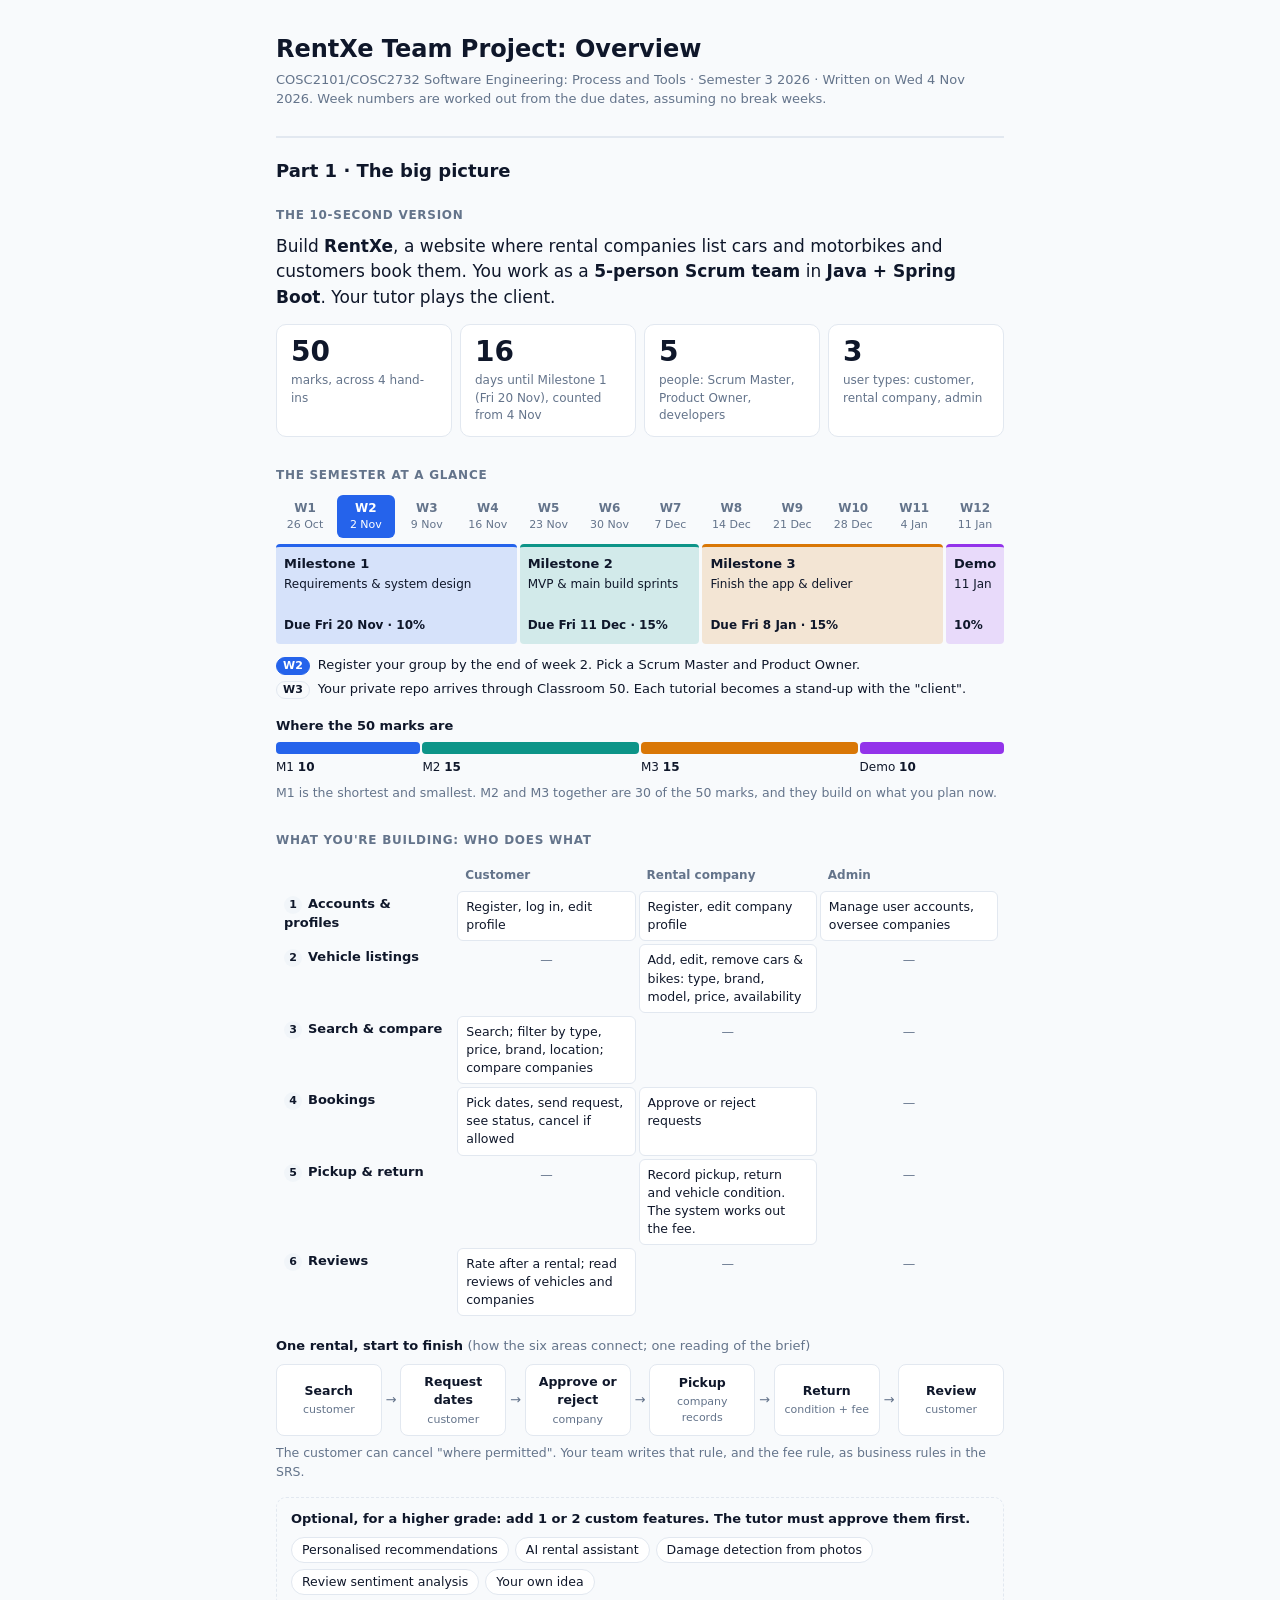
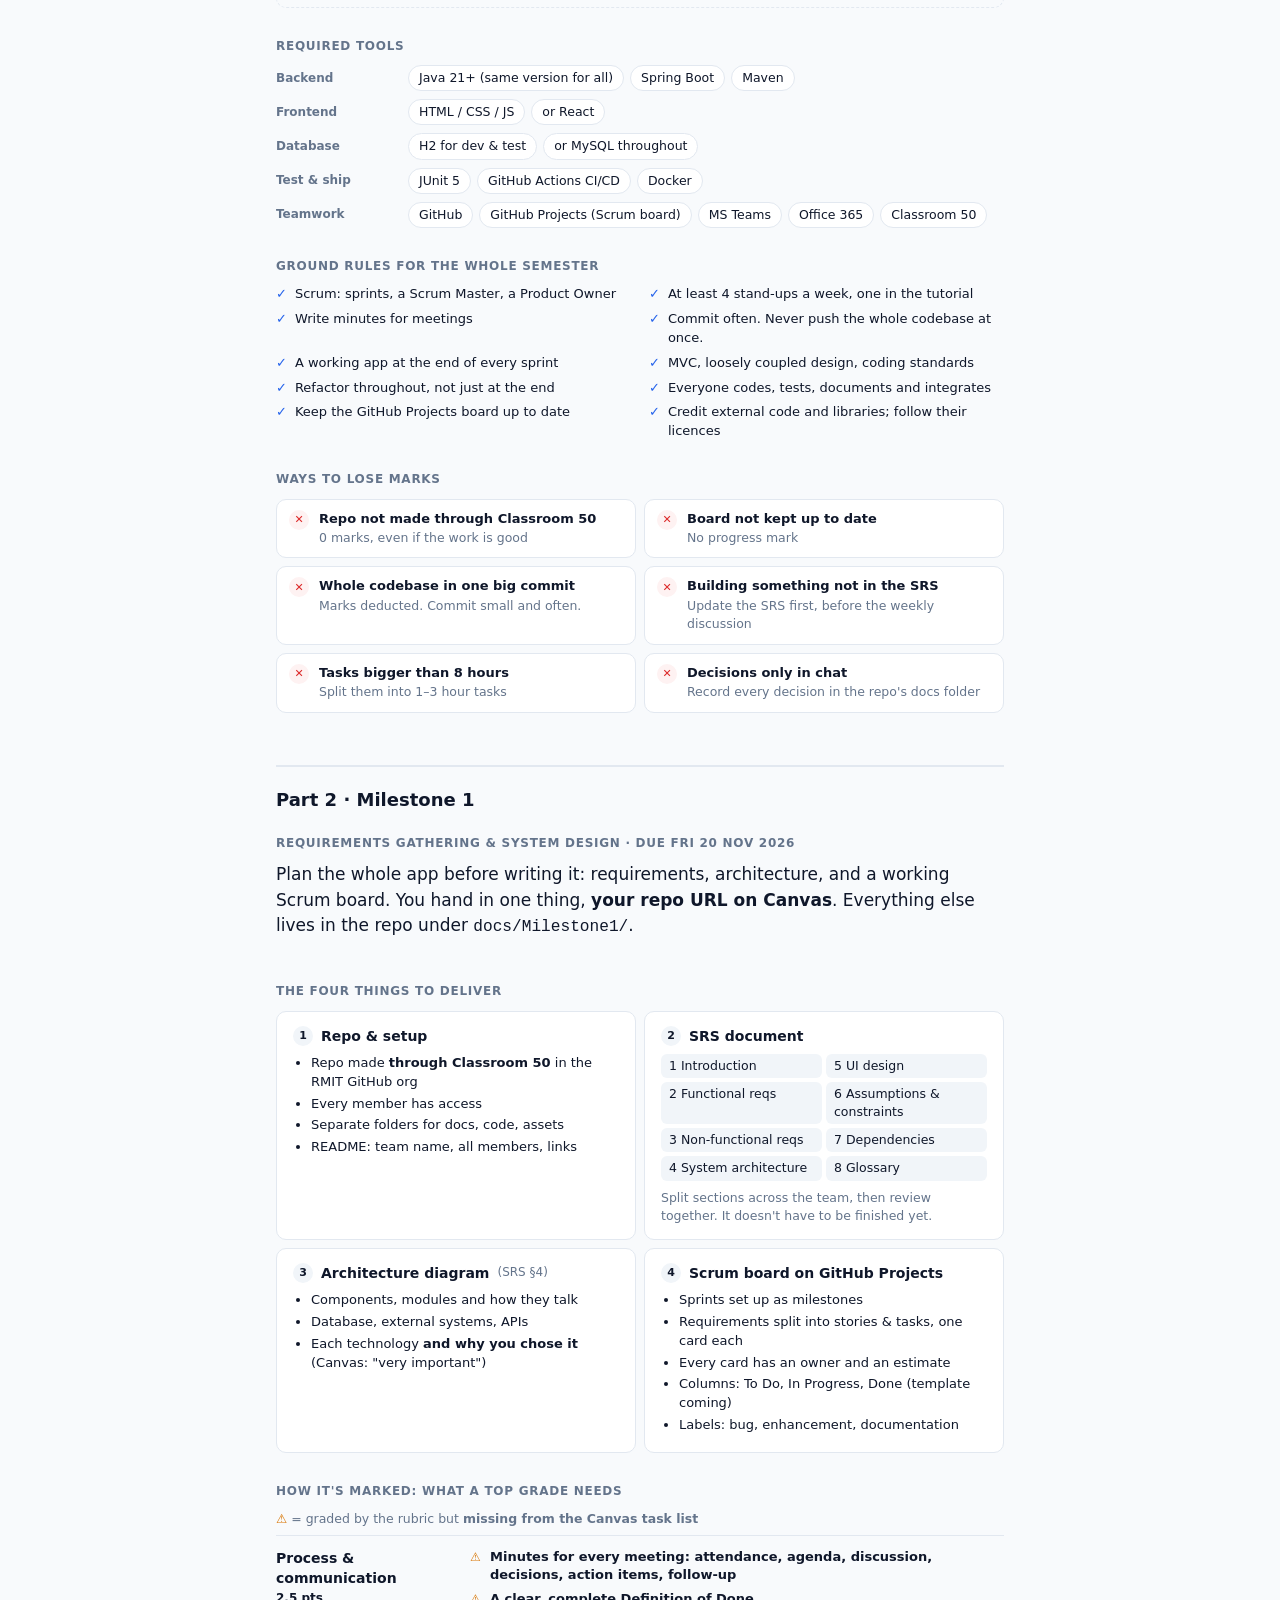
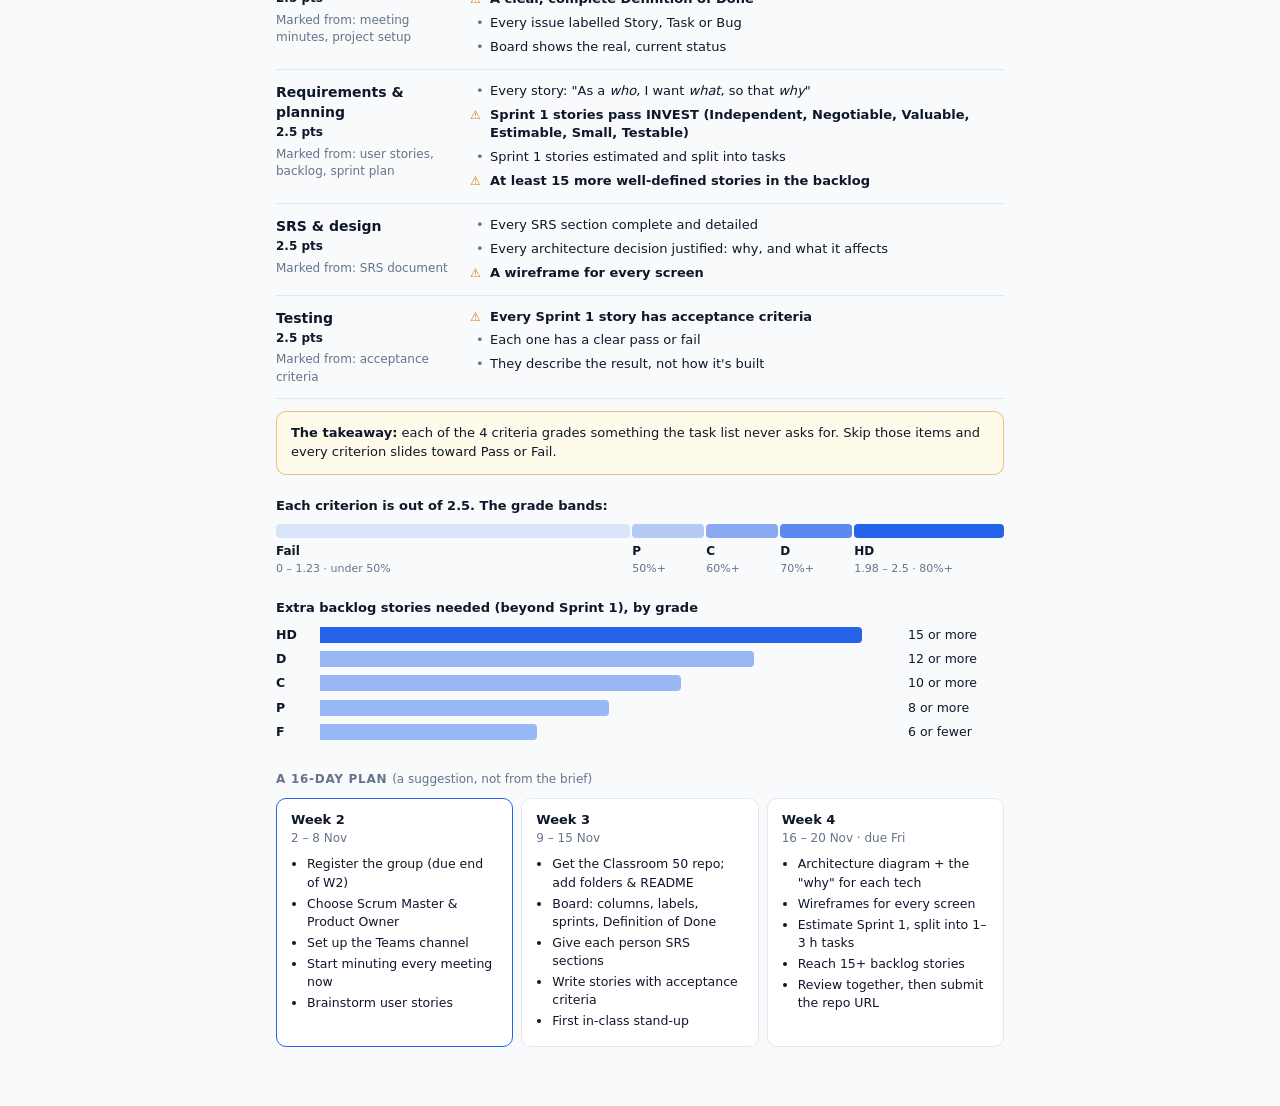
<file: docs/assignment-overview.html>
<!doctype html>
<html lang="en">
<head>
<meta charset="utf-8">
<meta name="viewport" content="width=device-width, initial-scale=1">
<title>RentXe Team Project: Overview</title>
<style>
:root{
  color-scheme:light dark;
  --background:#f8fafc;--foreground:#0f172a;--muted-foreground:#64748b;
  --card:#ffffff;--border:#e2e8f0;
  --secondary:#f1f5f9;--secondary-foreground:#0f172a;
  --primary:#2563eb;--primary-foreground:#ffffff;
  --warning:#d97706;--warning-surface:#fffbeb;
  --destructive:#dc2626;--destructive-surface:#fef2f2;
  --chart-1:#2563eb;--chart-2:#0d9488;--chart-3:#d97706;--chart-4:#9333ea;
  --radius:10px;
  --font-sans:system-ui,-apple-system,"Segoe UI",Roboto,Helvetica,Arial,sans-serif;
}
@media (prefers-color-scheme:dark){
  :root{
    --background:#0b0b0c;--foreground:#ededed;--muted-foreground:#a1a1aa;
    --card:#141416;--border:#2a2a2e;
    --secondary:#232326;--secondary-foreground:#ededed;
    --primary:#3b82f6;--primary-foreground:#ffffff;
    --warning:#f59e0b;--warning-surface:#2a1f0a;
    --destructive:#f87171;--destructive-surface:#3a1515;
    --chart-1:#3b82f6;--chart-2:#2dd4bf;--chart-3:#fbbf24;--chart-4:#c084fc;
  }
}
*{box-sizing:border-box}
body{margin:0;background:var(--background);color:var(--foreground);font-family:var(--font-sans);font-size:14px;line-height:1.45}
.page{max-width:760px;margin:0 auto;padding:32px 16px 48px}
h1{font-size:24px;margin:0 0 4px}
.byline{color:var(--muted-foreground);font-size:13px;margin:0 0 28px}
.part{font-size:18px;margin:40px 0 18px;padding-top:20px;border-top:2px solid var(--border)}
.part:first-of-type{margin-top:0}
code{font-size:.95em}

.wrap{display:flex;flex-direction:column;gap:30px;padding:4px 0 12px}
.eyebrow{font-size:12px;font-weight:600;letter-spacing:.06em;text-transform:uppercase;color:var(--muted-foreground);margin:0 0 10px}
.muted{color:var(--muted-foreground)}
.lede{font-size:17px;line-height:1.5;margin:0 0 14px}
.tiles{display:grid;grid-template-columns:repeat(4,1fr);gap:8px}
.tile{background:var(--card);border:1px solid var(--border);border-radius:var(--radius);padding:12px 14px}
.tile .n{font-size:28px;font-weight:650;line-height:1.1;font-variant-numeric:tabular-nums}
.tile .l{font-size:12px;color:var(--muted-foreground);margin-top:4px}

.grid12{display:grid;grid-template-columns:repeat(12,minmax(0,1fr));gap:3px}
.wk{font-size:12px;font-weight:600;text-align:center;padding:5px 0;border-radius:6px;color:var(--muted-foreground)}
.wk span{display:block;font-weight:400;font-size:11px}
.wk.today{background:var(--primary);color:var(--primary-foreground)}
.ph{margin-top:6px;background:color-mix(in oklab,var(--c) 16%,transparent);border-top:3px solid var(--c);border-radius:4px;padding:8px 8px 10px;font-size:12px;display:flex;flex-direction:column;gap:2px;min-height:100px}
.ph b{font-size:13px}
.ph em{font-style:normal;font-weight:600;margin-top:auto}
.events{margin-top:12px;display:flex;flex-direction:column;gap:5px;font-size:13px}
.tag{display:inline-block;min-width:32px;text-align:center;font-size:11px;font-weight:600;border:1px solid var(--border);border-radius:999px;padding:0 6px;margin-right:8px}
.tag.now{background:var(--primary);color:var(--primary-foreground);border-color:var(--primary)}
.mwrap{margin-top:18px}
.mtitle{font-size:13px;font-weight:600;margin-bottom:6px}
.mbar,.mlab{display:flex;gap:2px}
.mbar>div{height:12px;border-radius:4px;background:var(--c)}
.mlab{font-size:12px;margin-top:5px}
.mlab>div{white-space:nowrap}
.mlab b{font-variant-numeric:tabular-nums}

.mx{width:100%;border-collapse:separate;border-spacing:3px;font-size:12.5px;table-layout:fixed;margin:0 -3px}
.mx th{font-weight:600;text-align:left;padding:4px 8px;vertical-align:top}
.mx thead th{font-size:12px;color:var(--muted-foreground)}
.mx tbody th{width:148px;font-size:13px}
.mx td{background:var(--card);border:1px solid var(--border);border-radius:6px;padding:6px 8px;vertical-align:top}
.mx td.na{background:transparent;border-color:transparent;color:var(--muted-foreground);text-align:center}
.num{display:inline-flex;width:18px;height:18px;border-radius:50%;align-items:center;justify-content:center;font-size:11px;background:var(--secondary);color:var(--secondary-foreground);margin-right:6px;flex:none}
.flowlbl{font-size:13px;font-weight:600;margin:18px 0 8px}
.flow{display:flex;align-items:stretch;gap:4px}
.st{flex:1;background:var(--card);border:1px solid var(--border);border-radius:8px;padding:8px 6px;font-size:12.5px;font-weight:600;text-align:center;display:flex;flex-direction:column;justify-content:center;gap:2px}
.st small{font-weight:400;color:var(--muted-foreground);font-size:11px}
.arr{align-self:center;color:var(--muted-foreground);font-size:13px}
.note{font-size:12.5px;color:var(--muted-foreground);margin-top:8px}
.chips{display:flex;flex-wrap:wrap;gap:6px}
.chip{border:1px solid var(--border);background:var(--card);border-radius:999px;padding:3px 10px;font-size:12.5px}
.extra{margin-top:16px;padding:12px 14px;border:1px dashed var(--border);border-radius:var(--radius)}
.extra .h{font-size:13px;font-weight:600;margin-bottom:8px}
.stack{display:grid;grid-template-columns:120px 1fr;gap:8px 12px;align-items:center}
.stack .k{font-size:12px;color:var(--muted-foreground);font-weight:600}
.rules{display:grid;grid-template-columns:1fr 1fr;gap:6px 18px;font-size:13px;margin:0;padding:0;list-style:none}
.rules li{display:flex;gap:8px}
.rules li::before{content:"✓";color:var(--primary);font-weight:700}
.traps{list-style:none;margin:0;padding:0;display:grid;grid-template-columns:1fr 1fr;gap:8px}
.traps li{display:flex;gap:10px;background:var(--card);border:1px solid var(--border);border-radius:var(--radius);padding:10px 12px;font-size:13px}
.traps .x{flex:none;width:20px;height:20px;border-radius:50%;background:var(--destructive-surface);color:var(--destructive);display:flex;align-items:center;justify-content:center;font-size:11px;font-weight:700}
.traps .c{display:block;color:var(--muted-foreground);font-size:12.5px;margin-top:1px}

.g2{display:grid;grid-template-columns:1fr 1fr;gap:8px}
.dc{background:var(--card);border:1px solid var(--border);border-radius:var(--radius);padding:14px 16px}
.dc h4{margin:0 0 8px;font-size:14px;display:flex;align-items:center;gap:8px}
.dc h4 .num{width:20px;height:20px;margin-right:0}
.dc ul{margin:0;padding-left:18px;font-size:13px}
.dc li{margin:3px 0}
.srs{display:grid;grid-template-columns:1fr 1fr;gap:4px;font-size:12.5px}
.srs span{background:var(--secondary);color:var(--secondary-foreground);border-radius:6px;padding:3px 8px}
.foot{font-size:12.5px;color:var(--muted-foreground);margin-top:8px}
.legend{font-size:12.5px;color:var(--muted-foreground);margin-bottom:6px}
.warn{color:var(--warning);font-weight:700}
.cr{display:grid;grid-template-columns:180px 1fr;gap:14px;padding:12px 0;border-top:1px solid var(--border)}
.cr:last-child{border-bottom:1px solid var(--border)}
.cr-h b{font-size:14px;display:block}
.cr-h .pts{font-size:12px;font-weight:600;margin-top:2px}
.cr-h .from{font-size:12px;color:var(--muted-foreground);margin-top:4px}
.hd{list-style:none;margin:0;padding:0;display:flex;flex-direction:column;gap:5px;font-size:13px}
.hd li{padding-left:20px;position:relative}
.hd li::before{content:"•";position:absolute;left:6px;color:var(--muted-foreground)}
.hd li.miss::before{content:"⚠";left:0;color:var(--warning);font-size:12px;top:1px}
.hd li.miss{font-weight:600}
.callout{margin-top:12px;padding:12px 14px;border-radius:var(--radius);background:var(--warning-surface);border:1px solid color-mix(in oklab,var(--warning) 45%,transparent);font-size:13px}
.sub{font-size:13px;font-weight:600;margin:22px 0 8px}
.scale,.slab{display:flex;gap:2px}
.scale>div{height:14px;border-radius:4px}
.slab{margin-top:5px;font-size:12px}
.slab>div{text-align:left;white-space:nowrap}
.slab b{display:block;font-size:12px}
.slab span{color:var(--muted-foreground);font-size:11px;font-variant-numeric:tabular-nums}
.bars{display:flex;flex-direction:column;gap:6px}
.br{display:grid;grid-template-columns:34px 1fr 96px;align-items:center;gap:10px;font-size:12.5px}
.br .g{font-weight:600}
.track{height:16px}
.fill{height:100%;border-radius:0 4px 4px 0;background:var(--chart-1)}
.fill.dim{background:color-mix(in oklab,var(--chart-1) 45%,transparent)}
.br .v{font-variant-numeric:tabular-nums}
.g3{display:grid;grid-template-columns:repeat(3,1fr);gap:8px}
.wkc{background:var(--card);border:1px solid var(--border);border-radius:var(--radius);padding:12px 14px}
.wkc.now{border-color:var(--primary)}
.wkc h5{margin:0;font-size:13px}
.wkc .d{font-size:12px;color:var(--muted-foreground);margin-bottom:8px}
.wkc ul{margin:0;padding-left:16px;font-size:12.5px}
.wkc li{margin:3px 0}
</style>
</head>
<body><div class="page">

<h1>RentXe Team Project: Overview</h1>
<p class="byline">COSC2101/COSC2732 Software Engineering: Process and Tools · Semester 3 2026 · Written on Wed 4 Nov 2026. Week numbers are worked out from the due dates, assuming no break weeks.</p>

<h2 class="part">Part 1 · The big picture</h2>
<div class="wrap">

<section>
  <div class="eyebrow">The 10-second version</div>
  <p class="lede">Build <b>RentXe</b>, a website where rental companies list cars and motorbikes and customers book them. You work as a <b>5-person Scrum team</b> in <b>Java + Spring Boot</b>. Your tutor plays the client.</p>
  <div class="tiles">
    <div class="tile"><div class="n">50</div><div class="l">marks, across 4 hand-ins</div></div>
    <div class="tile"><div class="n">16</div><div class="l">days until Milestone 1 (Fri 20 Nov), counted from 4 Nov</div></div>
    <div class="tile"><div class="n">5</div><div class="l">people: Scrum Master, Product Owner, developers</div></div>
    <div class="tile"><div class="n">3</div><div class="l">user types: customer, rental company, admin</div></div>
  </div>
</section>

<section>
  <div class="eyebrow">The semester at a glance</div>
  <div class="grid12">
    <div class="wk">W1<span>26 Oct</span></div>
    <div class="wk today" title="Written on Wed 4 Nov">W2<span>2 Nov</span></div>
    <div class="wk">W3<span>9 Nov</span></div>
    <div class="wk">W4<span>16 Nov</span></div>
    <div class="wk">W5<span>23 Nov</span></div>
    <div class="wk">W6<span>30 Nov</span></div>
    <div class="wk">W7<span>7 Dec</span></div>
    <div class="wk">W8<span>14 Dec</span></div>
    <div class="wk">W9<span>21 Dec</span></div>
    <div class="wk">W10<span>28 Dec</span></div>
    <div class="wk">W11<span>4 Jan</span></div>
    <div class="wk">W12<span>11 Jan</span></div>
  </div>
  <div class="grid12">
    <div class="ph" style="--c:var(--chart-1);grid-column:1/5" title="Milestone 1 — due Fri 20 Nov 2026 — 10%"><b>Milestone 1</b><span>Requirements &amp; system design</span><em>Due Fri 20 Nov · 10%</em></div>
    <div class="ph" style="--c:var(--chart-2);grid-column:5/8" title="Milestone 2 — due Fri 11 Dec 2026 — 15%"><b>Milestone 2</b><span>MVP &amp; main build sprints</span><em>Due Fri 11 Dec · 15%</em></div>
    <div class="ph" style="--c:var(--chart-3);grid-column:8/12" title="Milestone 3 — due Fri 8 Jan 2027 — 15%"><b>Milestone 3</b><span>Finish the app &amp; deliver</span><em>Due Fri 8 Jan · 15%</em></div>
    <div class="ph" style="--c:var(--chart-4);grid-column:12/13" title="Final demo — submit Mon 11 Jan 2027, present in tutorial — 10%"><b>Demo</b><span>11 Jan</span><em>10%</em></div>
  </div>
  <div class="events">
    <div><span class="tag now">W2</span>Register your group by the end of week 2. Pick a Scrum Master and Product Owner.</div>
    <div><span class="tag">W3</span>Your private repo arrives through Classroom 50. Each tutorial becomes a stand-up with the "client".</div>
  </div>
  <div class="mwrap">
    <div class="mtitle">Where the 50 marks are</div>
    <div class="mbar">
      <div style="flex:10;--c:var(--chart-1)" title="Milestone 1: 10 marks"></div>
      <div style="flex:15;--c:var(--chart-2)" title="Milestone 2: 15 marks"></div>
      <div style="flex:15;--c:var(--chart-3)" title="Milestone 3: 15 marks"></div>
      <div style="flex:10;--c:var(--chart-4)" title="Final demo: 10 marks"></div>
    </div>
    <div class="mlab">
      <div style="flex:10">M1 <b>10</b></div>
      <div style="flex:15">M2 <b>15</b></div>
      <div style="flex:15">M3 <b>15</b></div>
      <div style="flex:10">Demo <b>10</b></div>
    </div>
    <div class="note">M1 is the shortest and smallest. M2 and M3 together are 30 of the 50 marks, and they build on what you plan now.</div>
  </div>
</section>

<section>
  <div class="eyebrow">What you're building: who does what</div>
  <table class="mx">
    <thead><tr><th></th><th>Customer</th><th>Rental company</th><th>Admin</th></tr></thead>
    <tbody>
      <tr><th><span class="num">1</span>Accounts &amp; profiles</th><td>Register, log in, edit profile</td><td>Register, edit company profile</td><td>Manage user accounts, oversee companies</td></tr>
      <tr><th><span class="num">2</span>Vehicle listings</th><td class="na">—</td><td>Add, edit, remove cars &amp; bikes: type, brand, model, price, availability</td><td class="na">—</td></tr>
      <tr><th><span class="num">3</span>Search &amp; compare</th><td>Search; filter by type, price, brand, location; compare companies</td><td class="na">—</td><td class="na">—</td></tr>
      <tr><th><span class="num">4</span>Bookings</th><td>Pick dates, send request, see status, cancel if allowed</td><td>Approve or reject requests</td><td class="na">—</td></tr>
      <tr><th><span class="num">5</span>Pickup &amp; return</th><td class="na">—</td><td>Record pickup, return and vehicle condition. The system works out the fee.</td><td class="na">—</td></tr>
      <tr><th><span class="num">6</span>Reviews</th><td>Rate after a rental; read reviews of vehicles and companies</td><td class="na">—</td><td class="na">—</td></tr>
    </tbody>
  </table>

  <div class="flowlbl">One rental, start to finish <span class="muted" style="font-weight:400">(how the six areas connect; one reading of the brief)</span></div>
  <div class="flow">
    <div class="st">Search<small>customer</small></div><span class="arr">→</span>
    <div class="st">Request dates<small>customer</small></div><span class="arr">→</span>
    <div class="st">Approve or reject<small>company</small></div><span class="arr">→</span>
    <div class="st">Pickup<small>company records</small></div><span class="arr">→</span>
    <div class="st">Return<small>condition + fee</small></div><span class="arr">→</span>
    <div class="st">Review<small>customer</small></div>
  </div>
  <div class="note">The customer can cancel "where permitted". Your team writes that rule, and the fee rule, as business rules in the SRS.</div>

  <div class="extra">
    <div class="h">Optional, for a higher grade: add 1 or 2 custom features. The tutor must approve them first.</div>
    <div class="chips"><span class="chip">Personalised recommendations</span><span class="chip">AI rental assistant</span><span class="chip">Damage detection from photos</span><span class="chip">Review sentiment analysis</span><span class="chip">Your own idea</span></div>
  </div>
</section>

<section>
  <div class="eyebrow">Required tools</div>
  <div class="stack">
    <div class="k">Backend</div><div class="chips"><span class="chip">Java 21+ (same version for all)</span><span class="chip">Spring Boot</span><span class="chip">Maven</span></div>
    <div class="k">Frontend</div><div class="chips"><span class="chip">HTML / CSS / JS</span><span class="chip">or React</span></div>
    <div class="k">Database</div><div class="chips"><span class="chip">H2 for dev &amp; test</span><span class="chip">or MySQL throughout</span></div>
    <div class="k">Test &amp; ship</div><div class="chips"><span class="chip">JUnit 5</span><span class="chip">GitHub Actions CI/CD</span><span class="chip">Docker</span></div>
    <div class="k">Teamwork</div><div class="chips"><span class="chip">GitHub</span><span class="chip">GitHub Projects (Scrum board)</span><span class="chip">MS Teams</span><span class="chip">Office 365</span><span class="chip">Classroom 50</span></div>
  </div>
</section>

<section>
  <div class="eyebrow">Ground rules for the whole semester</div>
  <ul class="rules">
    <li>Scrum: sprints, a Scrum Master, a Product Owner</li>
    <li>At least 4 stand-ups a week, one in the tutorial</li>
    <li>Write minutes for meetings</li>
    <li>Commit often. Never push the whole codebase at once.</li>
    <li>A working app at the end of every sprint</li>
    <li>MVC, loosely coupled design, coding standards</li>
    <li>Refactor throughout, not just at the end</li>
    <li>Everyone codes, tests, documents and integrates</li>
    <li>Keep the GitHub Projects board up to date</li>
    <li>Credit external code and libraries; follow their licences</li>
  </ul>
</section>

<section>
  <div class="eyebrow">Ways to lose marks</div>
  <ul class="traps">
    <li><span class="x">✕</span><div><b>Repo not made through Classroom 50</b><span class="c">0 marks, even if the work is good</span></div></li>
    <li><span class="x">✕</span><div><b>Board not kept up to date</b><span class="c">No progress mark</span></div></li>
    <li><span class="x">✕</span><div><b>Whole codebase in one big commit</b><span class="c">Marks deducted. Commit small and often.</span></div></li>
    <li><span class="x">✕</span><div><b>Building something not in the SRS</b><span class="c">Update the SRS first, before the weekly discussion</span></div></li>
    <li><span class="x">✕</span><div><b>Tasks bigger than 8 hours</b><span class="c">Split them into 1–3 hour tasks</span></div></li>
    <li><span class="x">✕</span><div><b>Decisions only in chat</b><span class="c">Record every decision in the repo's docs folder</span></div></li>
  </ul>
</section>

</div>

<h2 class="part">Part 2 · Milestone 1</h2>
<div class="wrap">

<section>
  <div class="eyebrow">Requirements gathering &amp; system design · due Fri 20 Nov 2026</div>
  <p class="lede">Plan the whole app before writing it: requirements, architecture, and a working Scrum board. You hand in one thing, <b>your repo URL on Canvas</b>. Everything else lives in the repo under <code>docs/Milestone1/</code>.</p>
</section>

<section>
  <div class="eyebrow">The four things to deliver</div>
  <div class="g2">
    <div class="dc"><h4><span class="num">1</span>Repo &amp; setup</h4>
      <ul>
        <li>Repo made <b>through Classroom 50</b> in the RMIT GitHub org</li>
        <li>Every member has access</li>
        <li>Separate folders for docs, code, assets</li>
        <li>README: team name, all members, links</li>
      </ul></div>
    <div class="dc"><h4><span class="num">2</span>SRS document</h4>
      <div class="srs"><span>1 Introduction</span><span>5 UI design</span><span>2 Functional reqs</span><span>6 Assumptions &amp; constraints</span><span>3 Non-functional reqs</span><span>7 Dependencies</span><span>4 System architecture</span><span>8 Glossary</span></div>
      <div class="foot">Split sections across the team, then review together. It doesn't have to be finished yet.</div></div>
    <div class="dc"><h4><span class="num">3</span>Architecture diagram <span class="muted" style="font-weight:400;font-size:12px">(SRS §4)</span></h4>
      <ul>
        <li>Components, modules and how they talk</li>
        <li>Database, external systems, APIs</li>
        <li>Each technology <b>and why you chose it</b> (Canvas: "very important")</li>
      </ul></div>
    <div class="dc"><h4><span class="num">4</span>Scrum board on GitHub Projects</h4>
      <ul>
        <li>Sprints set up as milestones</li>
        <li>Requirements split into stories &amp; tasks, one card each</li>
        <li>Every card has an owner and an estimate</li>
        <li>Columns: To Do, In Progress, Done (template coming)</li>
        <li>Labels: bug, enhancement, documentation</li>
      </ul></div>
  </div>
</section>

<section>
  <div class="eyebrow">How it's marked: what a top grade needs</div>
  <div class="legend"><span class="warn">⚠</span> = graded by the rubric but <b>missing from the Canvas task list</b></div>
  <div>
    <div class="cr"><div class="cr-h"><b>Process &amp; communication</b><div class="pts">2.5 pts</div><div class="from">Marked from: meeting minutes, project setup</div></div>
      <ul class="hd">
        <li class="miss">Minutes for every meeting: attendance, agenda, discussion, decisions, action items, follow-up</li>
        <li class="miss">A clear, complete Definition of Done</li>
        <li>Every issue labelled Story, Task or Bug</li>
        <li>Board shows the real, current status</li>
      </ul></div>
    <div class="cr"><div class="cr-h"><b>Requirements &amp; planning</b><div class="pts">2.5 pts</div><div class="from">Marked from: user stories, backlog, sprint plan</div></div>
      <ul class="hd">
        <li>Every story: "As a <i>who</i>, I want <i>what</i>, so that <i>why</i>"</li>
        <li class="miss">Sprint 1 stories pass INVEST (Independent, Negotiable, Valuable, Estimable, Small, Testable)</li>
        <li>Sprint 1 stories estimated and split into tasks</li>
        <li class="miss">At least 15 more well-defined stories in the backlog</li>
      </ul></div>
    <div class="cr"><div class="cr-h"><b>SRS &amp; design</b><div class="pts">2.5 pts</div><div class="from">Marked from: SRS document</div></div>
      <ul class="hd">
        <li>Every SRS section complete and detailed</li>
        <li>Every architecture decision justified: why, and what it affects</li>
        <li class="miss">A wireframe for every screen</li>
      </ul></div>
    <div class="cr"><div class="cr-h"><b>Testing</b><div class="pts">2.5 pts</div><div class="from">Marked from: acceptance criteria</div></div>
      <ul class="hd">
        <li class="miss">Every Sprint 1 story has acceptance criteria</li>
        <li>Each one has a clear pass or fail</li>
        <li>They describe the result, not how it's built</li>
      </ul></div>
  </div>
  <div class="callout"><b>The takeaway:</b> each of the 4 criteria grades something the task list never asks for. Skip those items and every criterion slides toward Pass or Fail.</div>

  <div class="sub">Each criterion is out of 2.5. The grade bands:</div>
  <div class="scale">
    <div style="flex:123;background:color-mix(in oklab,var(--chart-1) 14%,transparent)" title="Fail: 0 to 1.23 (0–49%)"></div>
    <div style="flex:25;background:color-mix(in oklab,var(--chart-1) 32%,transparent)" title="Pass: over 1.23 to 1.48 (50–59%)"></div>
    <div style="flex:25;background:color-mix(in oklab,var(--chart-1) 52%,transparent)" title="Credit: over 1.48 to 1.73 (60–69%)"></div>
    <div style="flex:25;background:color-mix(in oklab,var(--chart-1) 74%,transparent)" title="Distinction: over 1.73 to 1.98 (70–79%)"></div>
    <div style="flex:52;background:var(--chart-1)" title="High Distinction: over 1.98 to 2.5 (80–100%)"></div>
  </div>
  <div class="slab">
    <div style="flex:123"><b>Fail</b><span>0 – 1.23 · under 50%</span></div>
    <div style="flex:25"><b>P</b><span>50%+</span></div>
    <div style="flex:25"><b>C</b><span>60%+</span></div>
    <div style="flex:25"><b>D</b><span>70%+</span></div>
    <div style="flex:52"><b>HD</b><span>1.98 – 2.5 · 80%+</span></div>
  </div>

  <div class="sub">Extra backlog stories needed (beyond Sprint 1), by grade</div>
  <div class="bars">
    <div class="br" title="High Distinction: at least 15 additional well-defined stories"><span class="g">HD</span><div class="track"><div class="fill" style="width:93.75%"></div></div><span class="v">15 or more</span></div>
    <div class="br" title="Distinction: at least 12"><span class="g">D</span><div class="track"><div class="fill dim" style="width:75%"></div></div><span class="v">12 or more</span></div>
    <div class="br" title="Credit: at least 10"><span class="g">C</span><div class="track"><div class="fill dim" style="width:62.5%"></div></div><span class="v">10 or more</span></div>
    <div class="br" title="Pass: at least 8"><span class="g">P</span><div class="track"><div class="fill dim" style="width:50%"></div></div><span class="v">8 or more</span></div>
    <div class="br" title="Fail: 6 or fewer"><span class="g">F</span><div class="track"><div class="fill dim" style="width:37.5%"></div></div><span class="v">6 or fewer</span></div>
  </div>
</section>

<section>
  <div class="eyebrow">A 16-day plan <span style="text-transform:none;letter-spacing:0;font-weight:400">(a suggestion, not from the brief)</span></div>
  <div class="g3">
    <div class="wkc now"><h5>Week 2</h5><div class="d">2 – 8 Nov</div>
      <ul>
        <li>Register the group (due end of W2)</li>
        <li>Choose Scrum Master &amp; Product Owner</li>
        <li>Set up the Teams channel</li>
        <li>Start minuting every meeting now</li>
        <li>Brainstorm user stories</li>
      </ul></div>
    <div class="wkc"><h5>Week 3</h5><div class="d">9 – 15 Nov</div>
      <ul>
        <li>Get the Classroom 50 repo; add folders &amp; README</li>
        <li>Board: columns, labels, sprints, Definition of Done</li>
        <li>Give each person SRS sections</li>
        <li>Write stories with acceptance criteria</li>
        <li>First in-class stand-up</li>
      </ul></div>
    <div class="wkc"><h5>Week 4</h5><div class="d">16 – 20 Nov · due Fri</div>
      <ul>
        <li>Architecture diagram + the "why" for each tech</li>
        <li>Wireframes for every screen</li>
        <li>Estimate Sprint 1, split into 1–3 h tasks</li>
        <li>Reach 15+ backlog stories</li>
        <li>Review together, then submit the repo URL</li>
      </ul></div>
  </div>
</section>

</div>
</div></body>
</html>
</file>
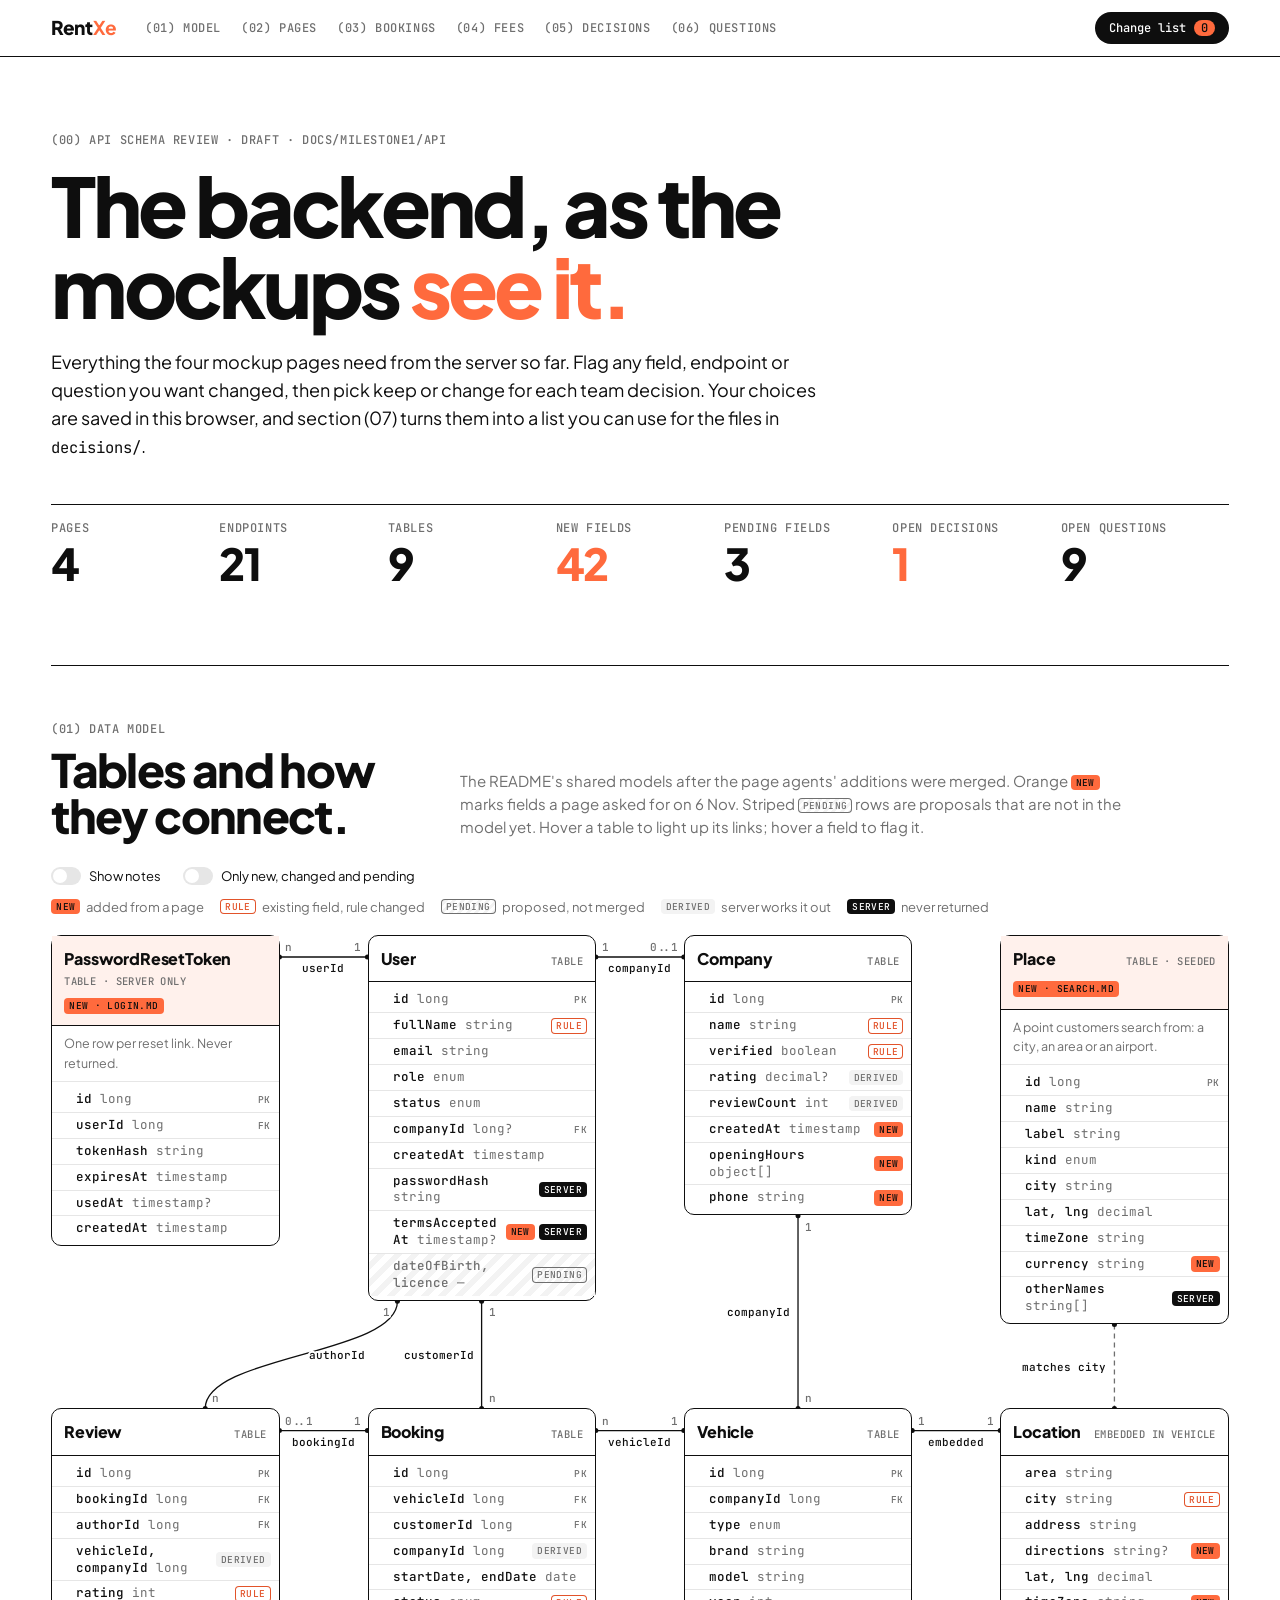
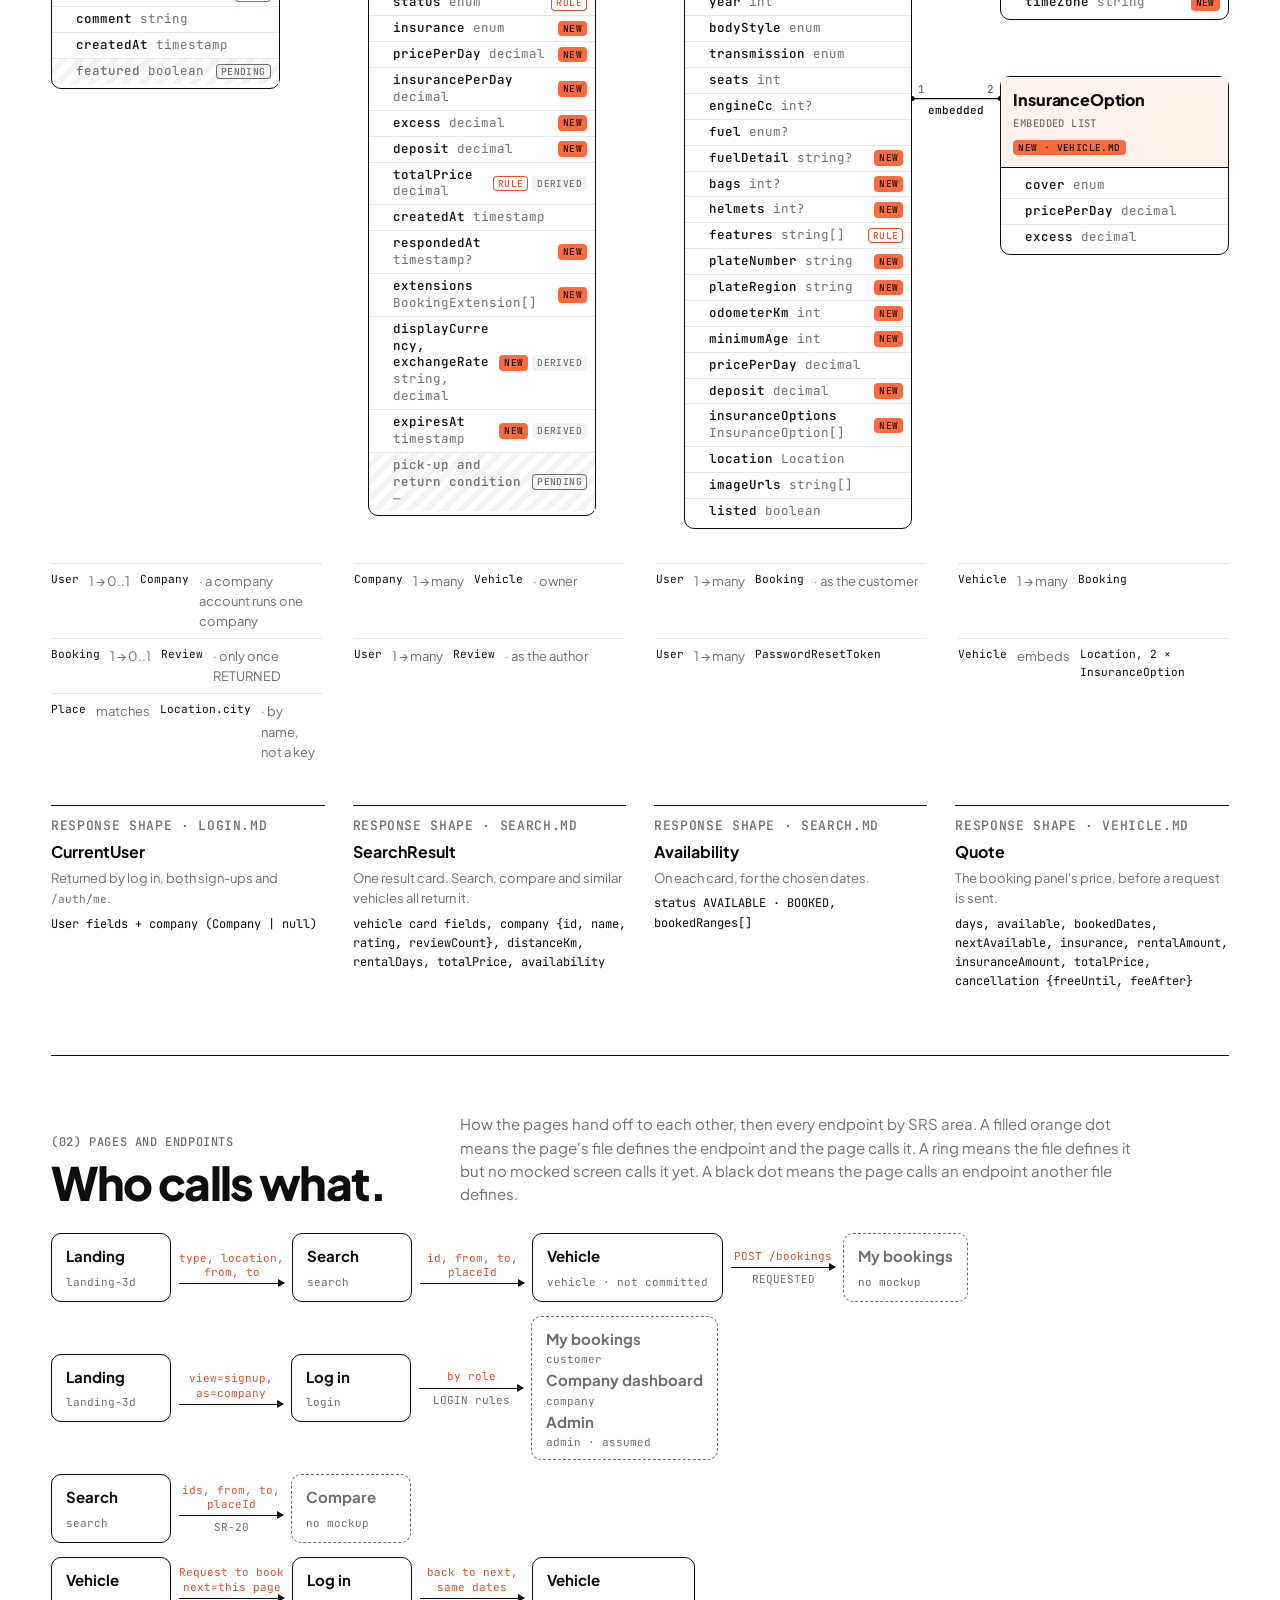
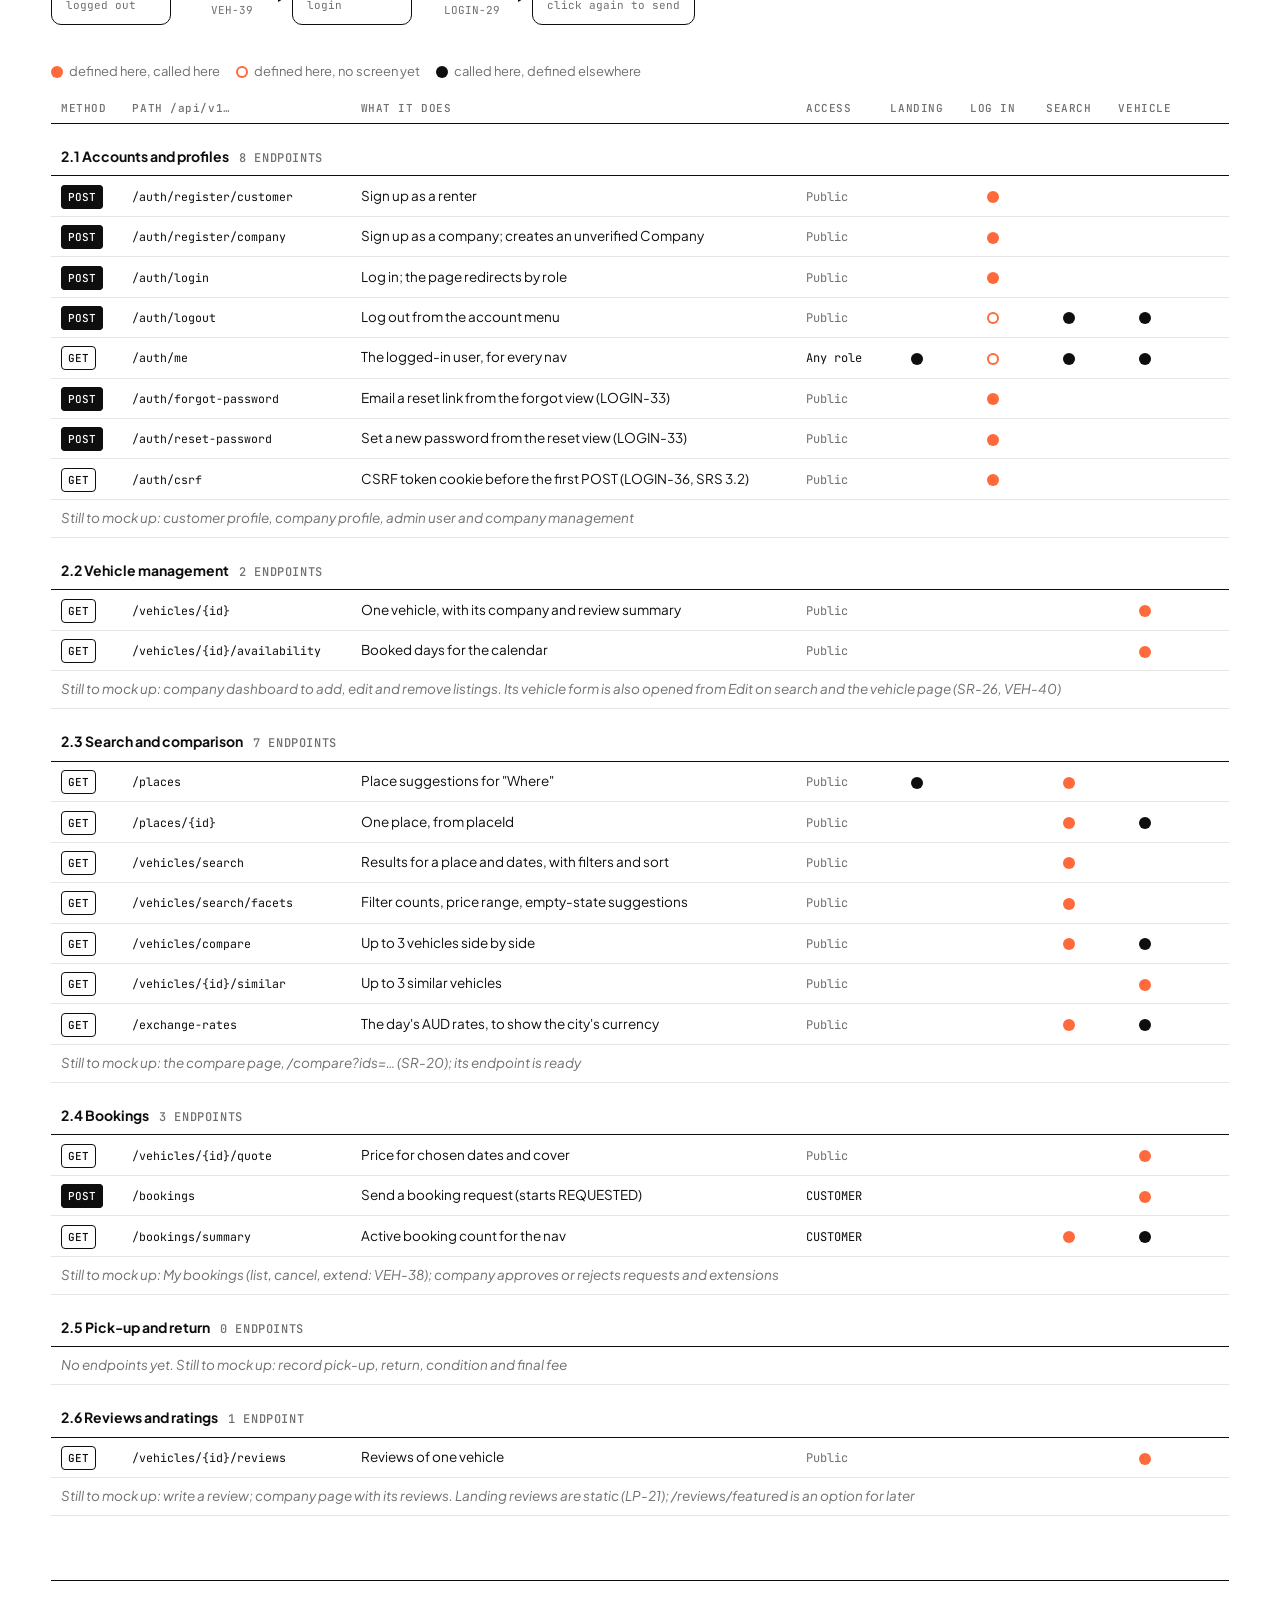
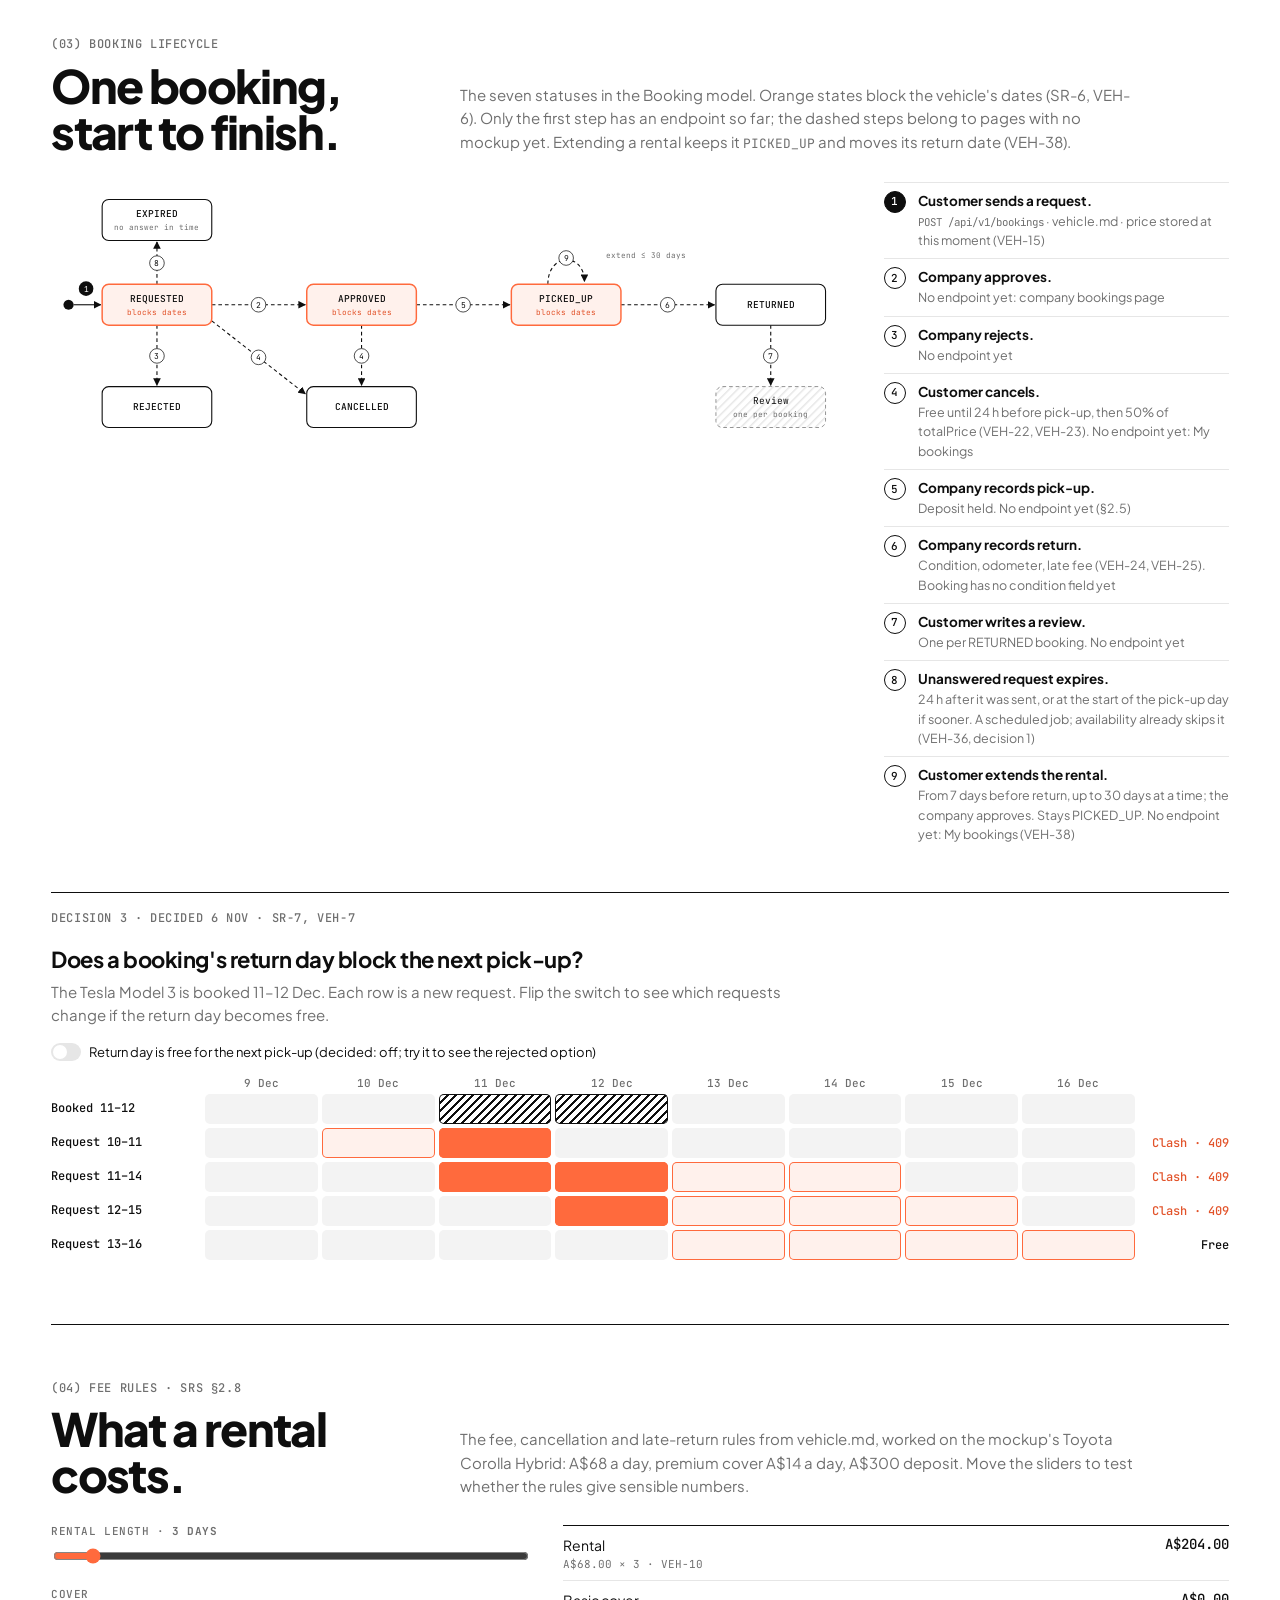
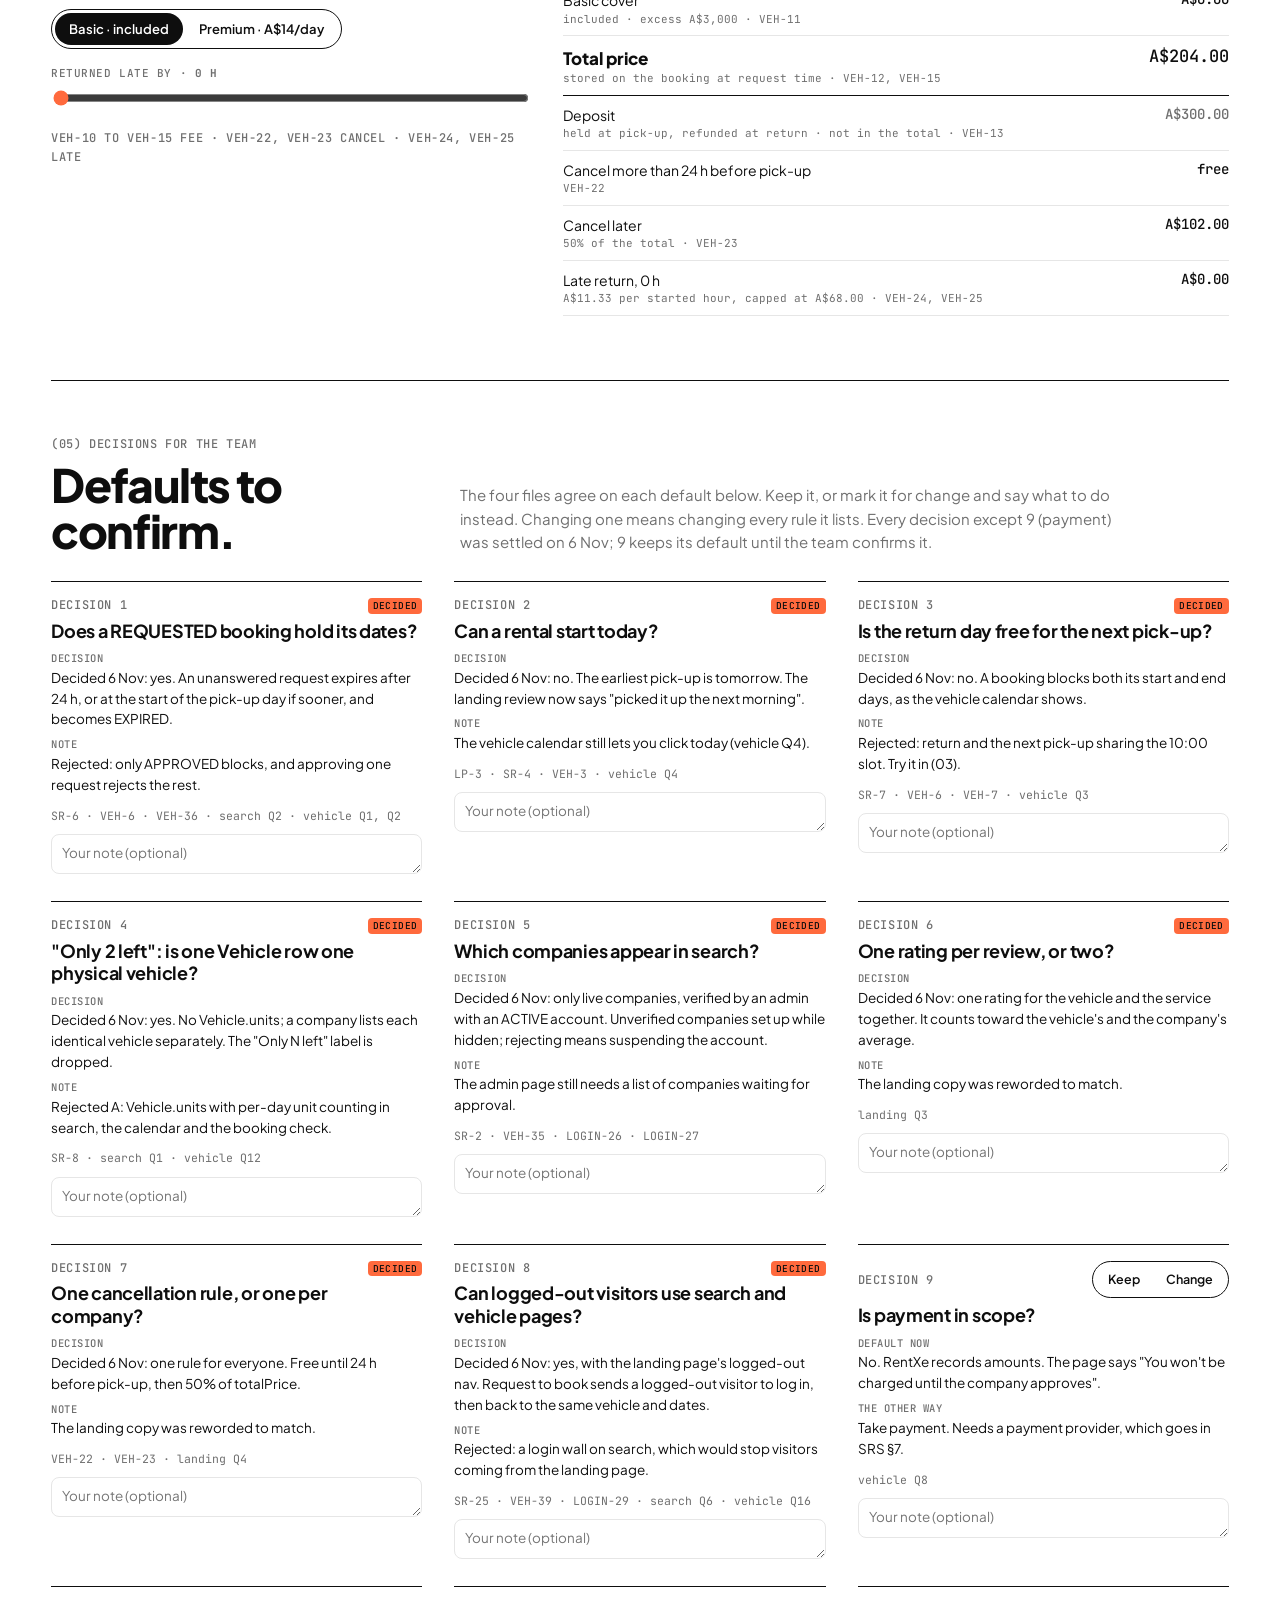
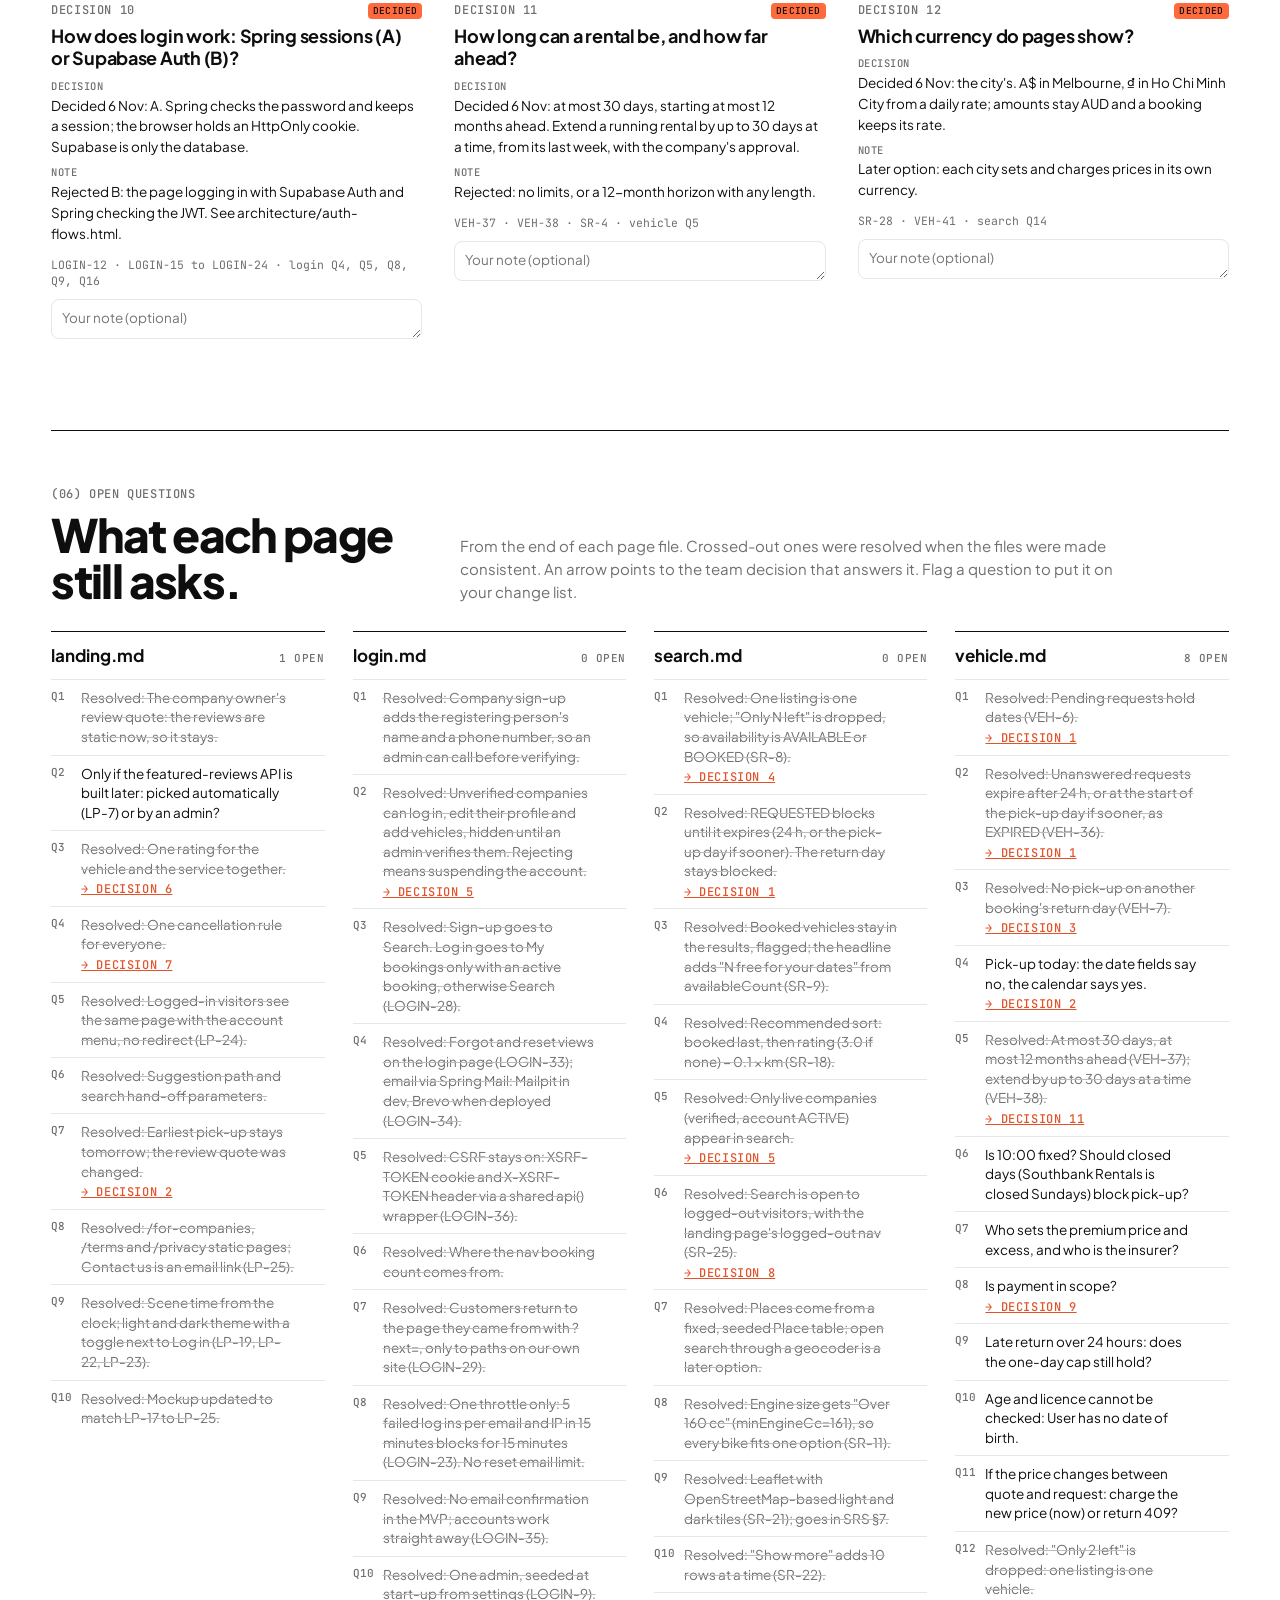
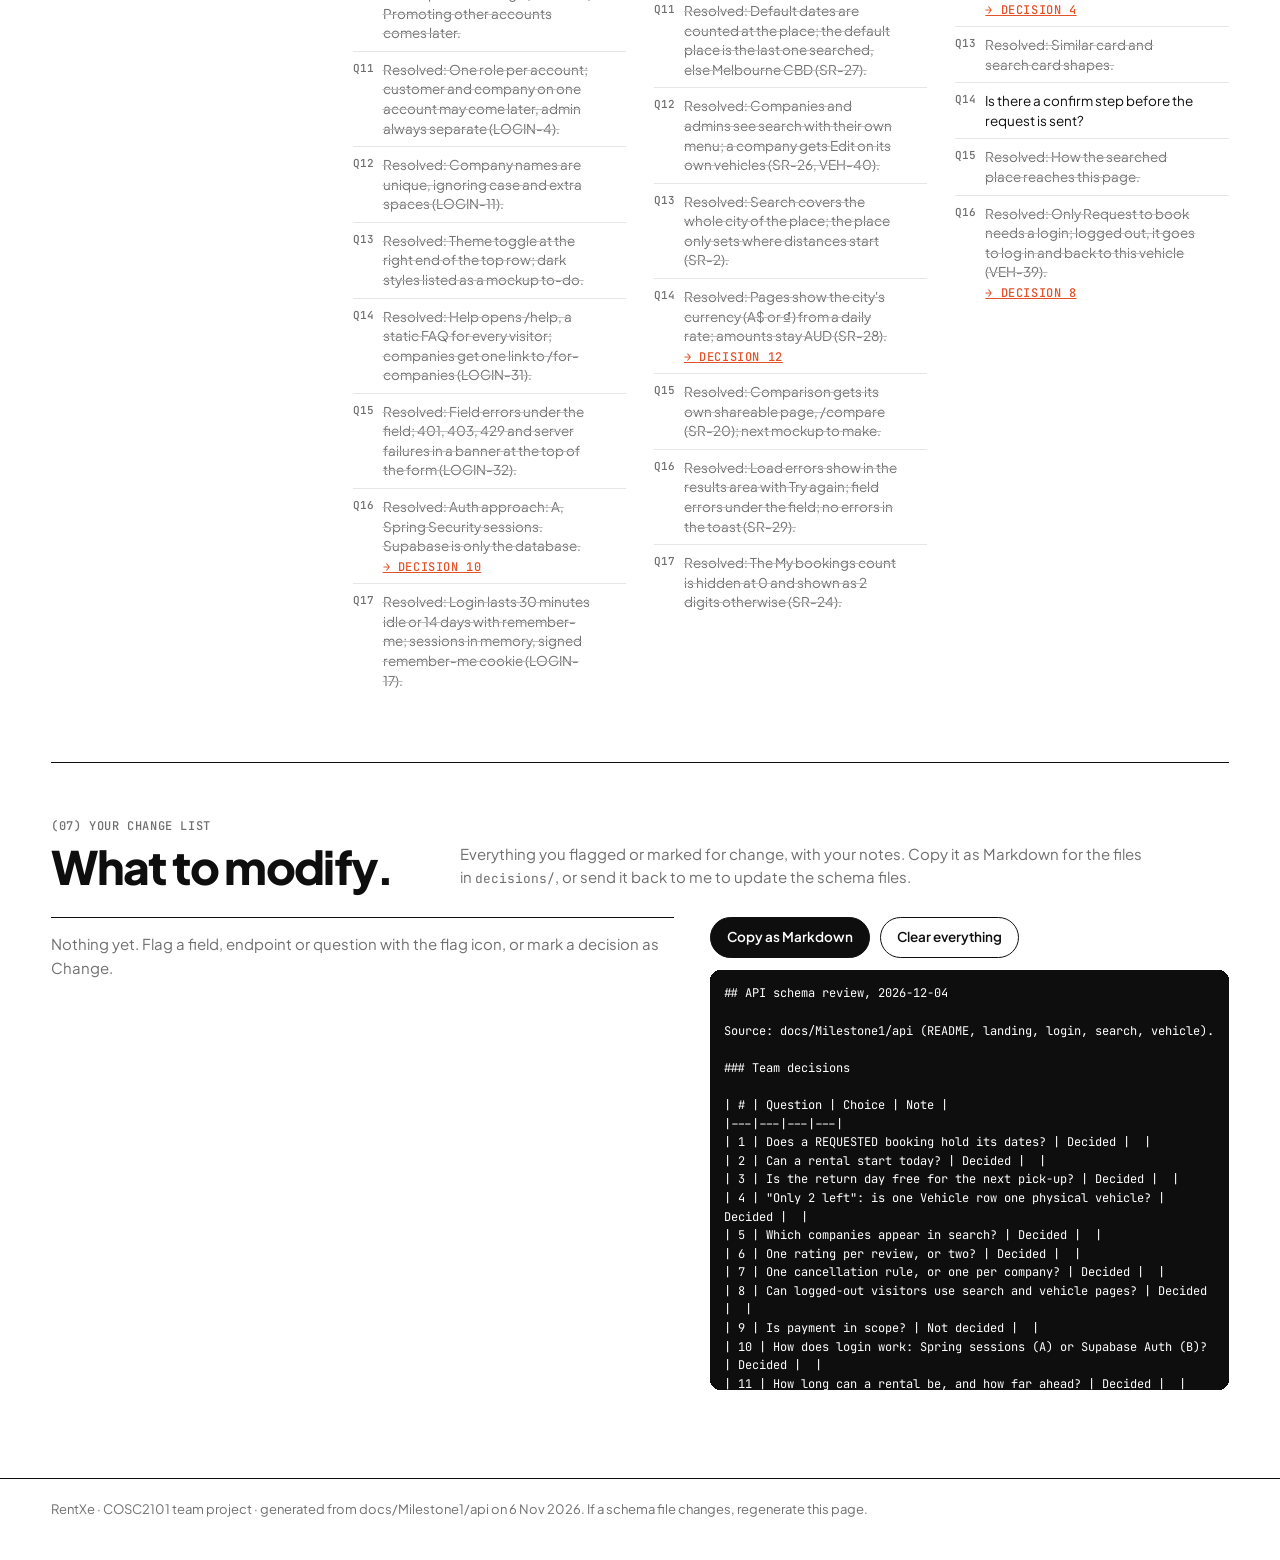
<file: docs/Milestone1/api/schema-review.html>
<!doctype html>
<html lang="en">
<head>
<meta charset="utf-8">
<meta name="viewport" content="width=device-width, initial-scale=1">
<title>API schema review — RentXe</title>
<link rel="preconnect" href="https://fonts.googleapis.com">
<link rel="preconnect" href="https://fonts.gstatic.com" crossorigin>
<link href="https://fonts.googleapis.com/css2?family=Plus+Jakarta+Sans:wght@400;500;600;700;800&family=JetBrains+Mono:wght@400;500&display=swap" rel="stylesheet">
<style>
/* Same palette as assets/mockups/shared/tokens.css: orange, black and white, neutral greys, solid fills. */
:root {
  --brand: #FF6A3D; --brand-dark: #E2532A; --brand-tint: #FFF1EC;
  --ink: #0E0E0E; --paper: #FFFFFF; --muted: #6F6F6F; --line: #E6E6E6; --fill: #F3F3F3;
  --sans: 'Plus Jakarta Sans', system-ui, -apple-system, 'Segoe UI', sans-serif;
  --mono: 'JetBrains Mono', ui-monospace, SFMono-Regular, Menlo, monospace;
  --gutter: clamp(18px, 4vw, 56px);
  --max: 1320px;
}
* { box-sizing: border-box; }
html { scroll-behavior: smooth; }
body { margin: 0; background: var(--paper); color: var(--ink); font: 400 15px/1.55 var(--sans); -webkit-font-smoothing: antialiased; }
a { color: inherit; }
code, .mono { font-family: var(--mono); font-size: .86em; }
button { font: inherit; color: inherit; cursor: pointer; }
.wrap { max-width: var(--max); margin: 0 auto; padding: 0 var(--gutter); }
.label { font: 500 12px/1.2 var(--mono); text-transform: uppercase; letter-spacing: .05em; color: var(--muted); }

/* Top bar */
.top { position: sticky; top: 0; z-index: 20; background: var(--paper); border-bottom: 1px solid var(--ink); }
.top .wrap { display: flex; align-items: center; gap: 28px; height: 56px; }
.logo { font-weight: 800; font-size: 19px; letter-spacing: -.02em; text-decoration: none; }
.logo b { color: var(--brand); }
.top nav { display: flex; gap: 20px; overflow-x: auto; scrollbar-width: none; flex: 1; }
.top nav a { font: 500 12px/1 var(--mono); text-transform: uppercase; letter-spacing: .05em; text-decoration: none; color: var(--muted); white-space: nowrap; }
.top nav a:hover { color: var(--ink); }
.pill { display: inline-flex; align-items: center; gap: 8px; padding: 8px 14px; border-radius: 999px; background: var(--ink); color: var(--paper); font: 500 12px/1 var(--mono); text-decoration: none; white-space: nowrap; }
.pill span { background: var(--brand); color: var(--ink); border-radius: 999px; padding: 2px 7px; }

/* Hero */
.hero { padding: 64px var(--gutter) 40px; }
.hero h1 { font-size: clamp(38px, 6.4vw, 88px); line-height: .98; letter-spacing: -.045em; font-weight: 800; margin: 18px 0 22px; max-width: 13ch; }
.hero h1 em { font-style: normal; color: var(--brand); }
.hero .lede { font-size: 18px; max-width: 60ch; margin: 0; }
.stats { display: grid; grid-template-columns: repeat(auto-fit, minmax(140px, 1fr)); border-top: 1px solid var(--ink); margin: 44px 0 0; }
.stats div { padding: 16px 16px 0 0; }
.stats dt { font: 500 12px/1.2 var(--mono); text-transform: uppercase; letter-spacing: .05em; color: var(--muted); }
.stats dd { margin: 6px 0 0; font-size: 44px; font-weight: 800; letter-spacing: -.04em; line-height: 1; }
.stats dd.hot { color: var(--brand); }

/* Sections */
section.block { padding: 56px 0 24px; border-top: 1px solid var(--ink); margin-top: 40px; }
.block-head { display: grid; grid-template-columns: minmax(200px, 1fr) 2fr; gap: 24px; align-items: end; margin-bottom: 28px; }
.block-head h2 { font-size: clamp(28px, 3.6vw, 46px); line-height: 1; letter-spacing: -.035em; margin: 10px 0 0; font-weight: 800; }
.block-head p { margin: 0; color: var(--muted); max-width: 62ch; }
@media (max-width: 760px) { .block-head { grid-template-columns: 1fr; } }

/* Controls */
.controls { display: flex; flex-wrap: wrap; gap: 10px 22px; align-items: center; margin-bottom: 18px; }
.legend { display: flex; flex-wrap: wrap; gap: 8px 16px; align-items: center; font-size: 13px; color: var(--muted); }
.legend > span { display: inline-flex; align-items: center; gap: 6px; }
.switch { display: inline-flex; align-items: center; gap: 8px; font-size: 13px; cursor: pointer; user-select: none; }
.switch input { appearance: none; width: 30px; height: 18px; border-radius: 999px; background: var(--line); position: relative; margin: 0; cursor: pointer; transition: background .15s; }
.switch input::after { content: ''; position: absolute; top: 2px; left: 2px; width: 14px; height: 14px; border-radius: 50%; background: var(--paper); transition: transform .15s; }
.switch input:checked { background: var(--ink); }
.switch input:checked::after { transform: translateX(12px); }

/* Badges */
.b { display: inline-block; font: 500 9.5px/1 var(--mono); letter-spacing: .04em; text-transform: uppercase; padding: 3px 5px; border-radius: 4px; white-space: nowrap; vertical-align: 1px; }
.b-new { background: var(--brand); color: var(--ink); }
.b-chg { box-shadow: inset 0 0 0 1px var(--brand-dark); color: var(--brand-dark); }
.b-pend { box-shadow: inset 0 0 0 1px var(--muted); color: var(--muted); border-radius: 4px; background: repeating-linear-gradient(135deg, transparent 0 3px, var(--fill) 3px 6px); }
.b-der { background: var(--fill); color: var(--muted); }
.b-srv { background: var(--ink); color: var(--paper); }
.b-key { color: var(--muted); padding-left: 0; padding-right: 0; }

/* ER diagram */
.er-scroll { overflow-x: auto; padding-bottom: 8px; }
.er { position: relative; min-width: 1176px; display: grid; grid-template-columns: repeat(4, minmax(228px, 1fr)); grid-template-areas: "prt user company place" "review booking vehicle side"; gap: 84px 88px; align-items: start; }
.er svg.lines { position: absolute; inset: 0; pointer-events: none; overflow: visible; z-index: 0; }
.side { grid-area: side; display: flex; flex-direction: column; gap: 56px; }
.card { position: relative; z-index: 1; background: var(--paper); border: 1px solid var(--ink); border-radius: 10px; transition: box-shadow .15s; }
.card.hot { box-shadow: 0 0 0 3px var(--brand); }
.card header { display: flex; flex-wrap: wrap; align-items: baseline; justify-content: space-between; gap: 4px 8px; padding: 11px 12px 10px; border-bottom: 1px solid var(--ink); }
.card header .nb { flex-basis: 100%; }
.card header h3 { margin: 0; font-size: 16px; font-weight: 800; letter-spacing: -.01em; }
.card header .kind { font: 500 10.5px/1.2 var(--mono); text-transform: uppercase; letter-spacing: .04em; color: var(--muted); text-align: right; }
.card.is-new header { background: var(--brand-tint); }
.card .blurb { margin: 0; padding: 8px 12px; font-size: 12.5px; color: var(--muted); border-bottom: 1px solid var(--line); }
.fields { list-style: none; margin: 0; padding: 4px 0; }
.f { position: relative; display: grid; grid-template-columns: minmax(0, 1fr) auto; gap: 2px 8px; padding: 4px 8px 4px 24px; border-top: 1px solid transparent; }
.f .flag { position: absolute; left: 2px; top: 3px; width: 20px; height: 20px; }
.f + .f { border-top-color: var(--line); }
.f .nm { font: 500 12.5px/1.35 var(--mono); overflow-wrap: break-word; }
.f .nm i { font-style: normal; color: var(--muted); font-weight: 400; }
.f .rt { display: flex; align-items: center; gap: 4px; justify-content: flex-end; }
.f .note { grid-column: 1 / -1; display: none; font-size: 12px; line-height: 1.4; color: var(--muted); padding-right: 6px; }
.f .src { font: 400 10.5px/1 var(--mono); color: var(--brand-dark); }
.f.pend { background: repeating-linear-gradient(135deg, transparent 0 6px, var(--fill) 6px 12px); }
.f.pend .nm { color: var(--muted); }
.f.flagged { background: var(--brand-tint); }
.er.notes .f .note { display: block; }
.er.only-new .f:not(.is-new):not(.pend):not(.chg) { display: none; }
.er.only-new .card:not(.is-new) .fields:not(:has(.f.is-new, .f.pend, .f.chg))::after { content: 'No new or pending fields'; display: block; padding: 6px 12px; font-size: 12px; color: var(--muted); }

.flag { width: 22px; height: 22px; display: inline-grid; place-items: center; border: 0; border-radius: 5px; background: transparent; color: var(--muted); opacity: 0; transition: opacity .12s, background .12s; padding: 0; flex: none; }
.flag svg { width: 13px; height: 13px; }
.f:hover .flag, .flag:focus-visible, tr:hover .flag, li:hover > .flag, .q:hover .flag { opacity: 1; }
.flag:hover { background: var(--fill); color: var(--ink); }
.flag[aria-pressed="true"] { opacity: 1; background: var(--brand); color: var(--ink); }
@media (hover: none) { .flag { opacity: .7; } }

.rels { margin-top: 26px; display: grid; grid-template-columns: repeat(auto-fit, minmax(260px, 1fr)); gap: 0 32px; font-size: 13px; }
.rels div { padding: 7px 0; border-top: 1px solid var(--line); display: flex; gap: 10px; }
.rels code { color: var(--ink); }
.rels span { color: var(--muted); }
.rels span.card-n { white-space: nowrap; }

.shapes { margin-top: 36px; display: grid; grid-template-columns: repeat(auto-fit, minmax(240px, 1fr)); gap: 0 28px; }
.shapes article { border-top: 1px solid var(--ink); padding-top: 12px; }
.shapes h4 { margin: 6px 0 4px; font-size: 16px; }
.shapes p { margin: 0 0 6px; font-size: 13px; color: var(--muted); }
.shapes .mono { font-size: 12px; line-height: 1.6; }

/* Page flow */
.flow { display: grid; gap: 14px; margin-bottom: 36px; }
.flow-row { display: flex; align-items: center; flex-wrap: wrap; gap: 0; }
.node { border: 1px solid var(--ink); border-radius: 10px; padding: 10px 14px; min-width: 120px; background: var(--paper); }
.node b { display: block; font-size: 15px; }
.node small { font: 400 11px/1.3 var(--mono); color: var(--muted); }
.node.ghost { border-style: dashed; border-color: var(--muted); color: var(--muted); }
.node.multi { display: flex; flex-direction: column; gap: 2px; }
.arrow { display: flex; flex-direction: column; justify-content: center; align-items: center; min-width: 120px; padding: 0 8px; }
.arrow .ln { width: 100%; height: 1px; background: var(--ink); position: relative; }
.arrow .ln::after { content: ''; position: absolute; right: -1px; top: -4px; border: 4.5px solid transparent; border-left: 7px solid var(--ink); border-right: 0; }
.arrow small { font: 400 11px/1.3 var(--mono); color: var(--brand-dark); text-align: center; margin-bottom: 4px; }
.arrow small.under { margin: 4px 0 0; color: var(--muted); }

/* Matrix */
.table-scroll { overflow-x: auto; }
table.mx { width: 100%; border-collapse: collapse; min-width: 900px; font-size: 13.5px; }
.mx th, .mx td { text-align: left; padding: 8px 10px; border-bottom: 1px solid var(--line); vertical-align: middle; }
.mx thead th { font: 500 11px/1.2 var(--mono); text-transform: uppercase; letter-spacing: .05em; color: var(--muted); border-bottom: 1px solid var(--ink); background: var(--paper); }
.mx th.pg, .mx td.pg { text-align: center; width: 76px; }
.mx tr.grp td { padding-top: 22px; border-bottom: 1px solid var(--ink); font-weight: 700; font-size: 14px; }
.mx tr.grp td .label { margin-left: 10px; }
.mx tr.empty td { color: var(--muted); font-style: italic; }
.mx tr.flagged td { background: var(--brand-tint); }
.mx .method { font: 500 11px/1 var(--mono); padding: 4px 6px; border-radius: 4px; border: 1px solid var(--ink); }
.mx .method.POST { background: var(--ink); color: var(--paper); }
.mx .acc { font: 400 12px/1 var(--mono); color: var(--muted); }
.mx .acc.lock { color: var(--ink); }
.dot { display: inline-block; width: 12px; height: 12px; border-radius: 50%; vertical-align: middle; }
.dot.own { background: var(--brand); }
.dot.own-only { box-shadow: inset 0 0 0 2px var(--brand); }
.dot.use { background: var(--ink); }

/* Lifecycle */
.life { display: grid; grid-template-columns: minmax(0, 3fr) minmax(260px, 1.3fr); gap: 36px; align-items: start; }
@media (max-width: 980px) { .life { grid-template-columns: 1fr; } }
.life svg { width: 100%; height: auto; display: block; }
.life svg [stroke="#0E0E0E"] { stroke: var(--ink); }
.life svg [fill="#0E0E0E"] { fill: var(--ink); }
.life svg [fill="#fff"] { fill: var(--paper); }
.life svg [stroke="#6F6F6F"] { stroke: var(--muted); }
.life svg [fill="#6F6F6F"] { fill: var(--muted); }
.life svg [fill="#FFF1EC"] { fill: var(--brand-tint); }
.life svg [stroke="#E6E6E6"] { stroke: var(--line); }
.life svg text:not([fill]) { fill: var(--ink); }
.life ol { list-style: none; margin: 0; padding: 0; counter-reset: t; font-size: 13.5px; }
.life li { display: grid; grid-template-columns: 24px 1fr; gap: 10px; padding: 8px 0; border-top: 1px solid var(--line); }
.life li .n { width: 22px; height: 22px; border-radius: 50%; display: grid; place-items: center; font: 500 11px/1 var(--mono); border: 1px solid var(--ink); }
.life li.ok .n { background: var(--ink); color: var(--paper); }
.life li small { display: block; color: var(--muted); font-size: 12.5px; }

.clash { margin-top: 40px; border-top: 1px solid var(--ink); padding-top: 18px; }
.clash h3, .calc h3 { margin: 6px 0 4px; font-size: 22px; letter-spacing: -.02em; }
.clash > p, .calc > p { margin: 0 0 16px; color: var(--muted); max-width: 70ch; }
.days { display: grid; grid-template-columns: 150px repeat(8, minmax(44px, 1fr)) 90px; align-items: center; gap: 4px; font-size: 13px; min-width: 640px; }
.days .hd { font: 500 11px/1.2 var(--mono); color: var(--muted); text-align: center; }
.days .rl { font: 500 12px/1.2 var(--mono); }
.days .c { height: 30px; border-radius: 5px; background: var(--fill); }
.days .c.bk { background: repeating-linear-gradient(135deg, var(--ink) 0 2px, transparent 2px 6px); box-shadow: inset 0 0 0 1px var(--ink); }
.days .c.ret { background: repeating-linear-gradient(135deg, #BDBDBD 0 2px, transparent 2px 6px); box-shadow: inset 0 0 0 1px #BDBDBD; }
.days .c.rq { background: var(--brand-tint); box-shadow: inset 0 0 0 1px var(--brand); }
.days .c.rq.hit { background: var(--brand); }
.days .v { font: 500 12px/1 var(--mono); text-align: right; }
.days .v.no { color: var(--brand-dark); }

/* Calculator */
.calc { margin-top: 0; }
.calc-grid { display: grid; grid-template-columns: minmax(260px, 1fr) minmax(300px, 1.4fr); gap: 36px; }
@media (max-width: 860px) { .calc-grid { grid-template-columns: 1fr; } }
.field { margin-bottom: 18px; }
.field label { display: block; font: 500 11px/1.2 var(--mono); text-transform: uppercase; letter-spacing: .05em; color: var(--muted); margin-bottom: 8px; }
.field output { font-weight: 700; }
input[type=range] { width: 100%; accent-color: var(--brand); }
.seg { display: inline-flex; border: 1px solid var(--ink); border-radius: 999px; padding: 3px; gap: 2px; }
.seg button { border: 0; background: transparent; border-radius: 999px; padding: 6px 14px; font-size: 13px; font-weight: 600; }
.seg button[aria-pressed="true"] { background: var(--ink); color: var(--paper); }
.receipt { border-top: 1px solid var(--ink); }
.receipt div { display: flex; justify-content: space-between; gap: 16px; padding: 9px 0; border-bottom: 1px solid var(--line); font-size: 14px; }
.receipt div span:first-child small { display: block; font: 400 11px/1.3 var(--mono); color: var(--muted); }
.receipt div span:last-child { font: 500 14px/1.4 var(--mono); white-space: nowrap; }
.receipt .tot { border-bottom: 1px solid var(--ink); font-weight: 800; font-size: 17px; }
.receipt .tot span:last-child { font-size: 17px; color: var(--ink); }
.receipt .aside span:last-child { color: var(--muted); }

/* Decisions */
.decs { display: grid; grid-template-columns: repeat(auto-fill, minmax(330px, 1fr)); gap: 0 32px; }
.dec { border-top: 1px solid var(--ink); padding: 16px 0 22px; }
.dec .top-line { display: flex; justify-content: space-between; align-items: baseline; gap: 10px; }
.dec h3 { margin: 6px 0 10px; font-size: 18px; line-height: 1.25; letter-spacing: -.015em; }
.dec dl { margin: 0 0 12px; font-size: 13.5px; }
.dec dt { font: 500 10.5px/1.2 var(--mono); text-transform: uppercase; letter-spacing: .05em; color: var(--muted); margin-top: 8px; }
.dec dd { margin: 3px 0 0; }
.dec .rules { font: 400 11.5px/1.4 var(--mono); color: var(--muted); }
.dec.changed { background: linear-gradient(var(--brand-tint), var(--brand-tint)) top / 100% 3px no-repeat; }
.dec .seg button { padding: 5px 12px; font-size: 12.5px; }
.dec .seg button.chg[aria-pressed="true"] { background: var(--brand); color: var(--ink); }
textarea { width: 100%; font: 400 13.5px/1.45 var(--sans); border: 1px solid var(--line); border-radius: 8px; padding: 8px 10px; resize: vertical; min-height: 40px; background: var(--paper); margin-top: 10px; }
textarea:focus { outline: 2px solid var(--brand); outline-offset: -1px; border-color: transparent; }

/* Questions */
.qs { display: grid; grid-template-columns: repeat(auto-fit, minmax(270px, 1fr)); gap: 0 28px; }
.qs section h3 { margin: 0; padding: 10px 0; border-top: 1px solid var(--ink); font-size: 17px; display: flex; justify-content: space-between; align-items: baseline; }
.qs section h3 .label { font-size: 11px; }
.q { display: grid; grid-template-columns: 22px minmax(0, 1fr) 22px; gap: 8px; padding: 8px 0; border-top: 1px solid var(--line); font-size: 13.5px; line-height: 1.45; }
.q .n { font: 500 11px/1.5 var(--mono); color: var(--muted); }
.q.done { color: var(--muted); }
.q.done p { text-decoration: line-through; text-decoration-color: #BDBDBD; }
.q p { margin: 0; }
.q .to { display: inline-block; margin-top: 3px; }
.q.flagged { background: var(--brand-tint); }

/* Change list */
.changes { display: grid; grid-template-columns: minmax(0, 1.2fr) minmax(300px, 1fr); gap: 36px; align-items: start; }
@media (max-width: 900px) { .changes { grid-template-columns: 1fr; } }
.cl-empty { color: var(--muted); border-top: 1px solid var(--ink); padding: 14px 0; }
.cl-item { border-top: 1px solid var(--line); padding: 12px 0; }
.cl-item:first-child { border-top-color: var(--ink); }
.cl-item .row { display: flex; justify-content: space-between; gap: 12px; align-items: baseline; }
.cl-item .what { font: 500 13px/1.4 var(--mono); }
.cl-item .what .label { margin-right: 8px; }
.x { border: 0; background: transparent; color: var(--muted); font-size: 12.5px; text-decoration: underline; padding: 0; }
.x:hover { color: var(--ink); }
.md-box { position: sticky; top: 76px; }
.md-box pre { margin: 0; padding: 14px; background: var(--ink); color: var(--paper); border-radius: 10px; font: 400 12px/1.55 var(--mono); max-height: 420px; overflow: auto; white-space: pre-wrap; }
.btns { display: flex; gap: 10px; margin-bottom: 12px; flex-wrap: wrap; }
.btn { border: 1px solid var(--ink); background: var(--ink); color: var(--paper); border-radius: 999px; padding: 9px 16px; font-weight: 600; font-size: 13.5px; }
.btn.ghost { background: var(--paper); color: var(--ink); }
.btn:hover { background: var(--brand); border-color: var(--brand); color: var(--ink); }
.toast { position: fixed; left: 50%; bottom: 24px; transform: translate(-50%, 20px); opacity: 0; background: var(--ink); color: var(--paper); padding: 10px 16px; border-radius: 999px; font-size: 13.5px; transition: .2s; pointer-events: none; z-index: 50; }
.toast.on { opacity: 1; transform: translate(-50%, 0); }

footer { border-top: 1px solid var(--ink); margin-top: 64px; padding: 20px 0 40px; color: var(--muted); font-size: 13px; }
</style>
</head>
<body>

<header class="top">
  <div class="wrap">
    <a class="logo" href="#">Rent<b>Xe</b></a>
    <nav aria-label="Sections">
      <a href="#model">(01) Model</a>
      <a href="#pages">(02) Pages</a>
      <a href="#life">(03) Bookings</a>
      <a href="#fees">(04) Fees</a>
      <a href="#decisions">(05) Decisions</a>
      <a href="#questions">(06) Questions</a>
    </nav>
    <a class="pill" href="#changes">Change list <span id="pillCount">0</span></a>
  </div>
</header>

<div class="hero wrap">
  <p class="label">(00) API schema review · draft · docs/Milestone1/api</p>
  <h1>The backend, as the mockups <em>see it.</em></h1>
  <p class="lede">Everything the four mockup pages need from the server so far. Flag any field, endpoint or question you want changed, then pick keep or change for each team decision. Your choices are saved in this browser, and section (07) turns them into a list you can use for the files in <code>decisions/</code>.</p>
  <dl class="stats" id="stats"></dl>
</div>

<main class="wrap">

  <!-- (01) Data model -->
  <section class="block" id="model">
    <div class="block-head">
      <div><p class="label">(01) Data model</p><h2>Tables and how they connect.</h2></div>
      <p>The README's shared models after the page agents' additions were merged. Orange <span class="b b-new">new</span> marks fields a page asked for on 6 Nov. Striped <span class="b b-pend">pending</span> rows are proposals that are not in the model yet. Hover a table to light up its links; hover a field to flag it.</p>
    </div>
    <div class="controls">
      <label class="switch"><input type="checkbox" id="tNotes"> Show notes</label>
      <label class="switch"><input type="checkbox" id="tOnly"> Only new, changed and pending</label>
      <div class="legend">
        <span><span class="b b-new">new</span> added from a page</span>
        <span><span class="b b-chg">rule</span> existing field, rule changed</span>
        <span><span class="b b-pend">pending</span> proposed, not merged</span>
        <span><span class="b b-der">derived</span> server works it out</span>
        <span><span class="b b-srv">server</span> never returned</span>
      </div>
    </div>
    <div class="er-scroll">
      <div class="er" id="er"><svg class="lines" id="erLines" aria-hidden="true"></svg></div>
    </div>
    <div class="rels" id="rels"></div>

    <div class="shapes">
      <article><p class="label">Response shape · login.md</p><h4>CurrentUser</h4><p>Returned by log in, both sign-ups and <code>/auth/me</code>.</p><div class="mono">User fields + company (Company | null)</div></article>
      <article><p class="label">Response shape · search.md</p><h4>SearchResult</h4><p>One result card. Search, compare and similar vehicles all return it.</p><div class="mono">vehicle card fields, company {id, name, rating, reviewCount}, distanceKm, rentalDays, totalPrice, availability</div></article>
      <article><p class="label">Response shape · search.md</p><h4>Availability</h4><p>On each card, for the chosen dates.</p><div class="mono">status AVAILABLE · BOOKED, bookedRanges[]</div></article>
      <article><p class="label">Response shape · vehicle.md</p><h4>Quote</h4><p>The booking panel's price, before a request is sent.</p><div class="mono">days, available, bookedDates, nextAvailable, insurance, rentalAmount, insuranceAmount, totalPrice, cancellation {freeUntil, feeAfter}</div></article>
    </div>
  </section>

  <!-- (02) Pages and endpoints -->
  <section class="block" id="pages">
    <div class="block-head">
      <div><p class="label">(02) Pages and endpoints</p><h2>Who calls what.</h2></div>
      <p>How the pages hand off to each other, then every endpoint by SRS area. A filled orange dot means the page's file defines the endpoint and the page calls it. A ring means the file defines it but no mocked screen calls it yet. A black dot means the page calls an endpoint another file defines.</p>
    </div>
    <div class="flow" id="flow">
      <div class="flow-row">
        <div class="node"><b>Landing</b><small>landing-3d</small></div>
        <div class="arrow"><small>type, location,<br>from, to</small><div class="ln"></div></div>
        <div class="node"><b>Search</b><small>search</small></div>
        <div class="arrow"><small>id, from, to,<br>placeId</small><div class="ln"></div></div>
        <div class="node"><b>Vehicle</b><small>vehicle · not committed</small></div>
        <div class="arrow"><small>POST /bookings</small><div class="ln"></div><small class="under">REQUESTED</small></div>
        <div class="node ghost"><b>My bookings</b><small>no mockup</small></div>
      </div>
      <div class="flow-row">
        <div class="node"><b>Landing</b><small>landing-3d</small></div>
        <div class="arrow"><small>view=signup,<br>as=company</small><div class="ln"></div></div>
        <div class="node"><b>Log in</b><small>login</small></div>
        <div class="arrow"><small>by role</small><div class="ln"></div><small class="under">LOGIN rules</small></div>
        <div class="node ghost multi"><b>My bookings</b><small>customer</small><b>Company dashboard</b><small>company</small><b>Admin</b><small>admin · assumed</small></div>
      </div>
      <div class="flow-row">
        <div class="node"><b>Search</b><small>search</small></div>
        <div class="arrow"><small>ids, from, to,<br>placeId</small><div class="ln"></div><small class="under">SR-20</small></div>
        <div class="node ghost"><b>Compare</b><small>no mockup</small></div>
      </div>
      <div class="flow-row">
        <div class="node"><b>Vehicle</b><small>logged out</small></div>
        <div class="arrow"><small>Request to book<br>next=this page</small><div class="ln"></div><small class="under">VEH-39</small></div>
        <div class="node"><b>Log in</b><small>login</small></div>
        <div class="arrow"><small>back to next,<br>same dates</small><div class="ln"></div><small class="under">LOGIN-29</small></div>
        <div class="node"><b>Vehicle</b><small>click again to send</small></div>
      </div>
    </div>
    <div class="legend" style="margin-bottom:12px">
      <span><span class="dot own"></span> defined here, called here</span>
      <span><span class="dot own-only"></span> defined here, no screen yet</span>
      <span><span class="dot use"></span> called here, defined elsewhere</span>
    </div>
    <div class="table-scroll">
      <table class="mx" id="mx">
        <thead><tr><th>Method</th><th>Path <span style="text-transform:none">/api/v1…</span></th><th>What it does</th><th>Access</th><th class="pg">Landing</th><th class="pg">Log in</th><th class="pg">Search</th><th class="pg">Vehicle</th><th></th></tr></thead>
        <tbody></tbody>
      </table>
    </div>
  </section>

  <!-- (03) Booking lifecycle -->
  <section class="block" id="life">
    <div class="block-head">
      <div><p class="label">(03) Booking lifecycle</p><h2>One booking, start to finish.</h2></div>
      <p>The seven statuses in the Booking model. Orange states block the vehicle's dates (SR-6, VEH-6). Only the first step has an endpoint so far; the dashed steps belong to pages with no mockup yet. Extending a rental keeps it <code>PICKED_UP</code> and moves its return date (VEH-38).</p>
    </div>
    <div class="life">
      <svg viewBox="0 0 1090 360" role="img" aria-label="Booking status diagram">
        <defs>
          <marker id="ah" viewBox="0 0 10 10" refX="9" refY="5" markerWidth="7" markerHeight="7" orient="auto-start-reverse"><path d="M0 0 10 5 0 10z" fill="#0E0E0E"/></marker>
          <pattern id="hatch" width="8" height="8" patternUnits="userSpaceOnUse" patternTransform="rotate(45)"><rect width="8" height="8" fill="#fff"/><line x1="0" y1="0" x2="0" y2="8" stroke="#E6E6E6" stroke-width="4"/></pattern>
        </defs>
        <g font-family="JetBrains Mono, monospace" font-size="13">
          <!-- transitions -->
          <g stroke="#0E0E0E" stroke-width="1.5" fill="none">
            <line x1="31" y1="168" x2="68" y2="168" marker-end="url(#ah)"/>
            <line x1="220" y1="168" x2="348" y2="168" marker-end="url(#ah)" stroke-dasharray="5 4"/>
            <line x1="145" y1="196" x2="145" y2="278" marker-end="url(#ah)" stroke-dasharray="5 4"/>
            <line x1="220" y1="190" x2="348" y2="290" marker-end="url(#ah)" stroke-dasharray="5 4"/>
            <line x1="425" y1="196" x2="425" y2="278" marker-end="url(#ah)" stroke-dasharray="5 4"/>
            <line x1="500" y1="168" x2="628" y2="168" marker-end="url(#ah)" stroke-dasharray="5 4"/>
            <line x1="780" y1="168" x2="908" y2="168" marker-end="url(#ah)" stroke-dasharray="5 4"/>
            <line x1="985" y1="196" x2="985" y2="278" marker-end="url(#ah)" stroke-dasharray="5 4"/>
            <line x1="145" y1="140" x2="145" y2="82" marker-end="url(#ah)" stroke-dasharray="5 4"/>
            <path d="M680 140C680 96 730 96 730 136" marker-end="url(#ah)" stroke-dasharray="5 4"/>
          </g>
          <circle cx="24" cy="168" r="7" fill="#0E0E0E"/>
          <!-- states -->
          <g>
            <rect x="70" y="140" width="150" height="56" rx="9" fill="#FFF1EC" stroke="#FF6A3D" stroke-width="2"/>
            <text x="145" y="164" text-anchor="middle" font-weight="500">REQUESTED</text>
            <text x="145" y="182" text-anchor="middle" font-size="10.5" fill="#E2532A">blocks dates</text>
            <rect x="350" y="140" width="150" height="56" rx="9" fill="#FFF1EC" stroke="#FF6A3D" stroke-width="2"/>
            <text x="425" y="164" text-anchor="middle" font-weight="500">APPROVED</text>
            <text x="425" y="182" text-anchor="middle" font-size="10.5" fill="#E2532A">blocks dates</text>
            <rect x="630" y="140" width="150" height="56" rx="9" fill="#FFF1EC" stroke="#FF6A3D" stroke-width="2"/>
            <text x="705" y="164" text-anchor="middle" font-weight="500">PICKED_UP</text>
            <text x="705" y="182" text-anchor="middle" font-size="10.5" fill="#E2532A">blocks dates</text>
            <rect x="910" y="140" width="150" height="56" rx="9" fill="#fff" stroke="#0E0E0E" stroke-width="1.5"/>
            <text x="985" y="172" text-anchor="middle" font-weight="500">RETURNED</text>
            <rect x="70" y="280" width="150" height="56" rx="9" fill="#fff" stroke="#0E0E0E" stroke-width="1.5"/>
            <text x="145" y="312" text-anchor="middle" font-weight="500">REJECTED</text>
            <rect x="350" y="280" width="150" height="56" rx="9" fill="#fff" stroke="#0E0E0E" stroke-width="1.5"/>
            <text x="425" y="312" text-anchor="middle" font-weight="500">CANCELLED</text>
            <rect x="910" y="280" width="150" height="56" rx="9" fill="url(#hatch)" stroke="#6F6F6F" stroke-dasharray="5 4"/>
            <text x="985" y="304" text-anchor="middle" fill="#0E0E0E">Review</text>
            <text x="985" y="322" text-anchor="middle" font-size="10.5" fill="#6F6F6F">one per booking</text>
            <rect x="70" y="24" width="150" height="56" rx="9" fill="#fff" stroke="#0E0E0E" stroke-width="1.5"/>
            <text x="145" y="48" text-anchor="middle" font-weight="500">EXPIRED</text>
            <text x="145" y="66" text-anchor="middle" font-size="10.5" fill="#6F6F6F">no answer in time</text>
            <text x="760" y="104" font-size="10.5" fill="#6F6F6F">extend ≤ 30 days</text>
          </g>
          <!-- step numbers -->
          <g font-size="11" text-anchor="middle">
            <g><circle cx="48" cy="146" r="10" fill="#0E0E0E"/><text x="48" y="150" fill="#fff">1</text></g>
            <g><circle cx="284" cy="168" r="10" fill="#fff" stroke="#0E0E0E"/><text x="284" y="172">2</text></g>
            <g><circle cx="145" cy="238" r="10" fill="#fff" stroke="#0E0E0E"/><text x="145" y="242">3</text></g>
            <g><circle cx="284" cy="240" r="10" fill="#fff" stroke="#0E0E0E"/><text x="284" y="244">4</text></g>
            <g><circle cx="425" cy="238" r="10" fill="#fff" stroke="#0E0E0E"/><text x="425" y="242">4</text></g>
            <g><circle cx="564" cy="168" r="10" fill="#fff" stroke="#0E0E0E"/><text x="564" y="172">5</text></g>
            <g><circle cx="844" cy="168" r="10" fill="#fff" stroke="#0E0E0E"/><text x="844" y="172">6</text></g>
            <g><circle cx="985" cy="238" r="10" fill="#fff" stroke="#0E0E0E"/><text x="985" y="242">7</text></g>
            <g><circle cx="145" cy="111" r="10" fill="#fff" stroke="#0E0E0E"/><text x="145" y="115">8</text></g>
            <g><circle cx="705" cy="104" r="10" fill="#fff" stroke="#0E0E0E"/><text x="705" y="108">9</text></g>
          </g>
        </g>
      </svg>
      <ol>
        <li class="ok"><span class="n">1</span><div><b>Customer sends a request.</b><small><code>POST /api/v1/bookings</code> · vehicle.md · price stored at this moment (VEH-15)</small></div></li>
        <li><span class="n">2</span><div><b>Company approves.</b><small>No endpoint yet: company bookings page</small></div></li>
        <li><span class="n">3</span><div><b>Company rejects.</b><small>No endpoint yet</small></div></li>
        <li><span class="n">4</span><div><b>Customer cancels.</b><small>Free until 24 h before pick-up, then 50% of totalPrice (VEH-22, VEH-23). No endpoint yet: My bookings</small></div></li>
        <li><span class="n">5</span><div><b>Company records pick-up.</b><small>Deposit held. No endpoint yet (§2.5)</small></div></li>
        <li><span class="n">6</span><div><b>Company records return.</b><small>Condition, odometer, late fee (VEH-24, VEH-25). Booking has no condition field yet</small></div></li>
        <li><span class="n">7</span><div><b>Customer writes a review.</b><small>One per RETURNED booking. No endpoint yet</small></div></li>
        <li><span class="n">8</span><div><b>Unanswered request expires.</b><small>24 h after it was sent, or at the start of the pick-up day if sooner. A scheduled job; availability already skips it (VEH-36, decision 1)</small></div></li>
        <li><span class="n">9</span><div><b>Customer extends the rental.</b><small>From 7 days before return, up to 30 days at a time; the company approves. Stays PICKED_UP. No endpoint yet: My bookings (VEH-38)</small></div></li>
      </ol>
    </div>

    <div class="clash">
      <p class="label">Decision 3 · decided 6 Nov · SR-7, VEH-7</p>
      <h3>Does a booking's return day block the next pick-up?</h3>
      <p>The Tesla Model 3 is booked 11–12 Dec. Each row is a new request. Flip the switch to see which requests change if the return day becomes free.</p>
      <label class="switch" style="margin-bottom:14px"><input type="checkbox" id="tReturn"> Return day is free for the next pick-up (decided: off; try it to see the rejected option)</label>
      <div class="table-scroll"><div class="days" id="days"></div></div>
    </div>
  </section>

  <!-- (04) Fee rules -->
  <section class="block" id="fees">
    <div class="block-head">
      <div><p class="label">(04) Fee rules · SRS §2.8</p><h2>What a rental costs.</h2></div>
      <p>The fee, cancellation and late-return rules from vehicle.md, worked on the mockup's Toyota Corolla Hybrid: A$68 a day, premium cover A$14 a day, A$300 deposit. Move the sliders to test whether the rules give sensible numbers.</p>
    </div>
    <div class="calc">
      <div class="calc-grid">
        <div>
          <div class="field"><label for="cDays">Rental length · <output id="oDays">3 days</output></label><input type="range" id="cDays" min="1" max="30" value="3"></div>
          <div class="field"><label>Cover</label><div class="seg" id="cCover"><button type="button" data-v="BASIC" aria-pressed="true">Basic · included</button><button type="button" data-v="PREMIUM" aria-pressed="false">Premium · A$14/day</button></div></div>
          <div class="field"><label for="cLate">Returned late by · <output id="oLate">0 h</output></label><input type="range" id="cLate" min="0" max="30" value="0" step="1"></div>
          <p class="label" style="line-height:1.6">VEH-10 to VEH-15 fee · VEH-22, VEH-23 cancel · VEH-24, VEH-25 late</p>
        </div>
        <div class="receipt" id="receipt"></div>
      </div>
    </div>
  </section>

  <!-- (05) Decisions -->
  <section class="block" id="decisions">
    <div class="block-head">
      <div><p class="label">(05) Decisions for the team</p><h2>Defaults to confirm.</h2></div>
      <p>The four files agree on each default below. Keep it, or mark it for change and say what to do instead. Changing one means changing every rule it lists. Every decision except 9 (payment) was settled on 6 Nov; 9 keeps its default until the team confirms it.</p>
    </div>
    <div class="decs" id="decs"></div>
  </section>

  <!-- (06) Open questions -->
  <section class="block" id="questions">
    <div class="block-head">
      <div><p class="label">(06) Open questions</p><h2>What each page still asks.</h2></div>
      <p>From the end of each page file. Crossed-out ones were resolved when the files were made consistent. An arrow points to the team decision that answers it. Flag a question to put it on your change list.</p>
    </div>
    <div class="qs" id="qs"></div>
  </section>

  <!-- (07) Change list -->
  <section class="block" id="changes">
    <div class="block-head">
      <div><p class="label">(07) Your change list</p><h2>What to modify.</h2></div>
      <p>Everything you flagged or marked for change, with your notes. Copy it as Markdown for the files in <code>decisions/</code>, or send it back to me to update the schema files.</p>
    </div>
    <div class="changes">
      <div id="cl"></div>
      <div class="md-box">
        <div class="btns"><button class="btn" type="button" id="copy">Copy as Markdown</button><button class="btn ghost" type="button" id="reset">Clear everything</button></div>
        <pre id="md"></pre>
      </div>
    </div>
  </section>
</main>

<footer><div class="wrap">RentXe · COSC2101 team project · generated from docs/Milestone1/api on 6 Nov 2026. If a schema file changes, regenerate this page.</div></footer>
<div class="toast" id="toast" role="status"></div>

<script>
const $ = s => document.querySelector(s);
const esc = s => String(s).replace(/[&<>"]/g, c => ({ '&': '&amp;', '<': '&lt;', '>': '&gt;', '"': '&quot;' }[c]));
const FLAG = '<svg viewBox="0 0 24 24" fill="none" stroke="currentColor" stroke-width="2.2" stroke-linecap="round" stroke-linejoin="round"><path d="M5 21V4M5 4h11l-2 4 2 4H5"/></svg>';

/* ── Data: from README.md and the four page files ──
   Field: [name, type, tags, note, source]. Tags: pk fk new chg pend der srv */
const MODELS = [
  { id: 'PasswordResetToken', area: 'prt', kind: 'table · server only', isNew: 'login.md', blurb: 'One row per reset link. Never returned.', fields: [
    ['id', 'long', 'pk'],
    ['userId', 'long', 'fk', '→ User'],
    ['tokenHash', 'string', 'srv', 'Only the hash of the 32-byte token is stored (LOGIN-21).'],
    ['expiresAt', 'timestamp', 'srv', '30 minutes after it is issued.'],
    ['usedAt', 'timestamp?', 'srv', 'A token works once. A newer link cancels older ones.'],
    ['createdAt', 'timestamp', 'srv'],
  ]},
  { id: 'User', area: 'user', kind: 'table', fields: [
    ['id', 'long', 'pk'],
    ['fullName', 'string', 'chg', 'For a COMPANY account, the person who registered the company.', 'login.md'],
    ['email', 'string', '', 'Unique, stored in lower case.'],
    ['role', 'enum', '', 'CUSTOMER · COMPANY · ADMIN. One role per account, set at sign-up (LOGIN-4).'],
    ['status', 'enum', '', 'ACTIVE · SUSPENDED. Admins can suspend accounts.'],
    ['companyId', 'long?', 'fk', '→ Company. Set when role is COMPANY.'],
    ['createdAt', 'timestamp', ''],
    ['passwordHash', 'string', 'srv', 'Never returned.'],
    ['termsAcceptedAt', 'timestamp?', 'new srv', 'Set at sign-up. null for seeded admins.', 'login.md'],
    ['dateOfBirth, licence', '—', 'pend', 'Without them the server cannot check minimumAge or the licence at request time; today the company checks at pick-up.', 'vehicle.md Q10'],
  ]},
  { id: 'Company', area: 'company', kind: 'table', fields: [
    ['id', 'long', 'pk'],
    ['name', 'string', 'chg', 'Unique, ignoring case and extra spaces, suspended companies included (LOGIN-11).', 'login.md'],
    ['verified', 'boolean', 'chg', 'false at sign-up; an admin sets it. Live = verified and the account ACTIVE; only live companies are public (LOGIN-26, decision 5).', 'login.md'],
    ['rating', 'decimal?', 'der', 'Average review rating, 1 decimal place. null with no reviews.'],
    ['reviewCount', 'int', 'der'],
    ['createdAt', 'timestamp', 'new', '"On RentXe since 2021" on the vehicle page.', 'vehicle.md'],
    ['openingHours', 'object[]', 'new', 'Display text for now. Needs real times if closed days should block pick-ups.', 'vehicle.md'],
    ['phone', 'string', 'new', 'Contact number from sign-up (LOGIN-25). Only the company itself and admins see it.', 'login.md Q1'],
  ]},
  { id: 'Place', area: 'place', kind: 'table · seeded', isNew: 'search.md', blurb: 'A point customers search from: a city, an area or an airport.', fields: [
    ['id', 'long', 'pk'],
    ['name', 'string', '', 'Short name for headings: Melbourne CBD.'],
    ['label', 'string', '', 'Full name for suggestions: Melbourne CBD, VIC.'],
    ['kind', 'enum', '', 'CITY · AREA · AIRPORT'],
    ['city', 'string', '', 'Same spelling as Location.city, so search can match it.'],
    ['lat, lng', 'decimal', '', 'The point distances are measured from.'],
    ['timeZone', 'string', '', 'IANA zone. Decides "today" for a search.'],
    ['currency', 'string', 'new', 'AUD or VND: the city\'s display currency. Prices stay AUD (SR-28).', 'search.md'],
    ['otherNames', 'string[]', 'srv', 'Saigon, HCMC: matched by suggestions, never returned.'],
  ]},
  { id: 'Review', area: 'review', kind: 'table', fields: [
    ['id', 'long', 'pk'],
    ['bookingId', 'long', 'fk', '→ Booking. One review per RETURNED booking.'],
    ['authorId', 'long', 'fk', '→ User, the customer.'],
    ['vehicleId, companyId', 'long', 'der', 'Copied from the booking.'],
    ['rating', 'int', 'chg', '1 to 5. One score for the vehicle and the service together; counts toward both averages.', 'decision 6'],
    ['comment', 'string', ''],
    ['createdAt', 'timestamp', ''],
    ['featured', 'boolean', 'pend', 'Only if the featured-reviews API is built later and an admin picks them.', 'landing.md Q2'],
  ]},
  { id: 'Booking', area: 'booking', kind: 'table', fields: [
    ['id', 'long', 'pk'],
    ['vehicleId', 'long', 'fk', '→ Vehicle'],
    ['customerId', 'long', 'fk', '→ User'],
    ['companyId', 'long', 'der', 'Copied from the vehicle.'],
    ['startDate, endDate', 'date', '', 'Pick-up and return days. Both block the vehicle (decision 3).'],
    ['status', 'enum', 'chg', 'REQUESTED · APPROVED · REJECTED · CANCELLED · EXPIRED · PICKED_UP · RETURNED. EXPIRED: no answer in time (VEH-36).', 'vehicle.md'],
    ['insurance', 'enum', 'new', 'BASIC (default) · PREMIUM', 'vehicle.md'],
    ['pricePerDay', 'decimal', 'new', 'The daily rate when the request was saved.', 'vehicle.md'],
    ['insurancePerDay', 'decimal', 'new', '0.00 for BASIC.', 'vehicle.md'],
    ['excess', 'decimal', 'new', 'The chosen cover\'s excess then.', 'vehicle.md'],
    ['deposit', 'decimal', 'new', 'The vehicle\'s deposit then.', 'vehicle.md'],
    ['totalPrice', 'decimal', 'der chg', 'Worked out once when the request is saved, then stored. A later price change does not touch it (VEH-15).', 'vehicle.md'],
    ['createdAt', 'timestamp', ''],
    ['respondedAt', 'timestamp?', 'new', 'When the company approved or rejected. Feeds the company\'s reply time.', 'vehicle.md'],
    ['extensions', 'BookingExtension[]', 'new', 'Requests to keep the vehicle longer, up to 30 days each; approval moves endDate (VEH-38).', 'vehicle.md'],
    ['displayCurrency, exchangeRate', 'string, decimal', 'new der', 'The currency shown and the day\'s rate when sent; amounts stay AUD (VEH-41).', 'vehicle.md'],
    ['expiresAt', 'timestamp', 'new der', '24 h after createdAt, or the start of the pick-up day if sooner (VEH-36).', 'vehicle.md'],
    ['pick-up and return condition', '—', 'pend', 'SRS §2.5 needs condition notes; Booking has no field for them yet.', 'landing.md LP-16'],
  ]},
  { id: 'Vehicle', area: 'vehicle', kind: 'table', fields: [
    ['id', 'long', 'pk'],
    ['companyId', 'long', 'fk', '→ Company, the owner.'],
    ['type', 'enum', '', 'CAR · MOTORBIKE'],
    ['brand', 'string', ''],
    ['model', 'string', ''],
    ['year', 'int', ''],
    ['bodyStyle', 'enum', '', 'SEDAN · HATCHBACK · SUV · PEOPLE_MOVER · SCOOTER · MANUAL_BIKE'],
    ['transmission', 'enum', '', 'AUTOMATIC · MANUAL'],
    ['seats', 'int', ''],
    ['engineCc', 'int?', '', 'Motorbikes only.'],
    ['fuel', 'enum?', '', 'PETROL · DIESEL · HYBRID · ELECTRIC'],
    ['fuelDetail', 'string?', 'new', '4.4 L / 100 km, 510 km range.', 'vehicle.md'],
    ['bags', 'int?', 'new', 'Cars: large bags that fit. Used to be a features entry.', 'vehicle.md'],
    ['helmets', 'int?', 'new', 'Motorbikes: helmets supplied. Used to be a features entry.', 'vehicle.md'],
    ['features', 'string[]', 'chg', 'Other extras only: Top box, Raincoats.', 'vehicle.md'],
    ['plateNumber', 'string', 'new', '1XR·4KD, 59-X1 234.56', 'vehicle.md'],
    ['plateRegion', 'string', 'new', 'VIC, VN', 'vehicle.md'],
    ['odometerKm', 'int', 'new', 'Reading at the last return, updated by §2.5.', 'vehicle.md'],
    ['minimumAge', 'int', 'new', 'Youngest allowed driver or rider.', 'vehicle.md'],
    ['pricePerDay', 'decimal', '', 'AUD.'],
    ['deposit', 'decimal', 'new', 'Held at pick-up, refunded at return. Not part of totalPrice.', 'vehicle.md'],
    ['insuranceOptions', 'InsuranceOption[]', 'new', 'Exactly one BASIC and one PREMIUM.', 'vehicle.md'],
    ['location', 'Location', '', 'Embedded pick-up and return point.'],
    ['imageUrls', 'string[]', '', 'Empty: the page draws a silhouette.'],
    ['listed', 'boolean', '', 'false hides it from customers without deleting it.'],
  ]},
  { id: 'Location', area: 'side', kind: 'embedded in Vehicle', fields: [
    ['area', 'string', '', 'Suburb or district: Carlton, District 1.'],
    ['city', 'string', 'chg', 'Chosen from the CITY places, never typed, so search can match it.', 'search.md'],
    ['address', 'string', ''],
    ['directions', 'string?', 'new', 'Front desk, ground floor.', 'vehicle.md'],
    ['lat, lng', 'decimal', '', 'For distance and the map.'],
    ['timeZone', 'string', 'new', 'Decides "today" and the 10:00 pick-up time.', 'vehicle.md'],
  ]},
  { id: 'InsuranceOption', area: 'side', kind: 'embedded list', isNew: 'vehicle.md', fields: [
    ['cover', 'enum', '', 'BASIC · PREMIUM'],
    ['pricePerDay', 'decimal', '', '0.00 for BASIC.'],
    ['excess', 'decimal', '', 'The most the customer pays towards damage: 3000 basic, 500 premium in the mockup.'],
  ]},
];

// Routes: h = side by side, v = stacked, c = curve from a's bottom to b's top.
const RELS = [
  { a: 'PasswordResetToken', b: 'User', t: 'h', ca: 'n', cb: '1', label: 'userId' },
  { a: 'User', b: 'Company', t: 'h', ca: '1', cb: '0..1', label: 'companyId' },
  { a: 'Company', b: 'Vehicle', t: 'v', ca: '1', cb: 'n', label: 'companyId' },
  { a: 'User', b: 'Booking', t: 'v', ca: '1', cb: 'n', label: 'customerId' },
  { a: 'Booking', b: 'Vehicle', t: 'h', ca: 'n', cb: '1', label: 'vehicleId' },
  { a: 'Review', b: 'Booking', t: 'h', ca: '0..1', cb: '1', label: 'bookingId' },
  { a: 'User', b: 'Review', t: 'c', ca: '1', cb: 'n', label: 'authorId' },
  { a: 'Vehicle', b: 'Location', t: 'h', ca: '1', cb: '1', label: 'embedded' },
  { a: 'Vehicle', b: 'InsuranceOption', t: 'h', ca: '1', cb: '2', label: 'embedded' },
  { a: 'Place', b: 'Location', t: 'v', ca: '', cb: '', label: 'matches city', dashed: true },
];
const REL_TEXT = [
  ['User', '1 → 0..1', 'Company', 'a company account runs one company'],
  ['Company', '1 → many', 'Vehicle', 'owner'],
  ['User', '1 → many', 'Booking', 'as the customer'],
  ['Vehicle', '1 → many', 'Booking', ''],
  ['Booking', '1 → 0..1', 'Review', 'only once RETURNED'],
  ['User', '1 → many', 'Review', 'as the author'],
  ['User', '1 → many', 'PasswordResetToken', ''],
  ['Vehicle', 'embeds', 'Location, 2 × InsuranceOption', ''],
  ['Place', 'matches', 'Location.city', 'by name, not a key'],
];

const PAGES = ['landing', 'login', 'search', 'vehicle'];
const GROUPS = [
  ['2.1', 'Accounts and profiles'], ['2.2', 'Vehicle management'], ['2.3', 'Search and comparison'],
  ['2.4', 'Bookings'], ['2.5', 'Pick-up and return'], ['2.6', 'Reviews and ratings'],
];
const ENDPOINTS = [
  ['2.1', 'POST', '/auth/register/customer', 'Sign up as a renter', 'Public', 'login', ['login']],
  ['2.1', 'POST', '/auth/register/company', 'Sign up as a company; creates an unverified Company', 'Public', 'login', ['login']],
  ['2.1', 'POST', '/auth/login', 'Log in; the page redirects by role', 'Public', 'login', ['login']],
  ['2.1', 'POST', '/auth/logout', 'Log out from the account menu', 'Public', 'login', ['search', 'vehicle']],
  ['2.1', 'GET', '/auth/me', 'The logged-in user, for every nav', 'Any role', 'login', ['landing', 'search', 'vehicle']],
  ['2.1', 'POST', '/auth/forgot-password', 'Email a reset link from the forgot view (LOGIN-33)', 'Public', 'login', ['login']],
  ['2.1', 'POST', '/auth/reset-password', 'Set a new password from the reset view (LOGIN-33)', 'Public', 'login', ['login']],
  ['2.1', 'GET', '/auth/csrf', 'CSRF token cookie before the first POST (LOGIN-36, SRS 3.2)', 'Public', 'login', ['login']],
  ['2.2', 'GET', '/vehicles/{id}', 'One vehicle, with its company and review summary', 'Public', 'vehicle', ['vehicle']],
  ['2.2', 'GET', '/vehicles/{id}/availability', 'Booked days for the calendar', 'Public', 'vehicle', ['vehicle']],
  ['2.3', 'GET', '/places', 'Place suggestions for "Where"', 'Public', 'search', ['landing', 'search']],
  ['2.3', 'GET', '/places/{id}', 'One place, from placeId', 'Public', 'search', ['search', 'vehicle']],
  ['2.3', 'GET', '/vehicles/search', 'Results for a place and dates, with filters and sort', 'Public', 'search', ['search']],
  ['2.3', 'GET', '/vehicles/search/facets', 'Filter counts, price range, empty-state suggestions', 'Public', 'search', ['search']],
  ['2.3', 'GET', '/vehicles/compare', 'Up to 3 vehicles side by side', 'Public', 'search', ['search', 'vehicle']],
  ['2.3', 'GET', '/vehicles/{id}/similar', 'Up to 3 similar vehicles', 'Public', 'vehicle', ['vehicle']],
  ['2.4', 'GET', '/vehicles/{id}/quote', 'Price for chosen dates and cover', 'Public', 'vehicle', ['vehicle']],
  ['2.4', 'POST', '/bookings', 'Send a booking request (starts REQUESTED)', 'CUSTOMER', 'vehicle', ['vehicle']],
  ['2.3', 'GET', '/exchange-rates', 'The day\'s AUD rates, to show the city\'s currency', 'Public', 'search', ['search', 'vehicle']],
  ['2.4', 'GET', '/bookings/summary', 'Active booking count for the nav', 'CUSTOMER', 'search', ['search', 'vehicle']],
  ['2.6', 'GET', '/vehicles/{id}/reviews', 'Reviews of one vehicle', 'Public', 'vehicle', ['vehicle']],
];
const MISSING = {
  '2.1': 'Still to mock up: customer profile, company profile, admin user and company management',
  '2.2': 'Still to mock up: company dashboard to add, edit and remove listings. Its vehicle form is also opened from Edit on search and the vehicle page (SR-26, VEH-40)',
  '2.3': 'Still to mock up: the compare page, /compare?ids=… (SR-20); its endpoint is ready',
  '2.4': 'Still to mock up: My bookings (list, cancel, extend: VEH-38); company approves or rejects requests and extensions',
  '2.5': 'No endpoints yet. Still to mock up: record pick-up, return, condition and final fee',
  '2.6': 'Still to mock up: write a review; company page with its reviews. Landing reviews are static (LP-21); /reviews/featured is an option for later',
};

const DECISIONS = [
  { q: 'Does a REQUESTED booking hold its dates?', done: true, now: 'Decided 6 Nov: yes. An unanswered request expires after 24 h, or at the start of the pick-up day if sooner, and becomes EXPIRED.', alt: 'Rejected: only APPROVED blocks, and approving one request rejects the rest.', rules: 'SR-6 · VEH-6 · VEH-36 · search Q2 · vehicle Q1, Q2' },
  { q: 'Can a rental start today?', done: true, now: 'Decided 6 Nov: no. The earliest pick-up is tomorrow. The landing review now says "picked it up the next morning".', alt: 'The vehicle calendar still lets you click today (vehicle Q4).', rules: 'LP-3 · SR-4 · VEH-3 · vehicle Q4' },
  { q: 'Is the return day free for the next pick-up?', done: true, now: 'Decided 6 Nov: no. A booking blocks both its start and end days, as the vehicle calendar shows.', alt: 'Rejected: return and the next pick-up sharing the 10:00 slot. Try it in (03).', rules: 'SR-7 · VEH-6 · VEH-7 · vehicle Q3' },
  { q: '"Only 2 left": is one Vehicle row one physical vehicle?', done: true, now: 'Decided 6 Nov: yes. No Vehicle.units; a company lists each identical vehicle separately. The "Only N left" label is dropped.', alt: 'Rejected A: Vehicle.units with per-day unit counting in search, the calendar and the booking check.', rules: 'SR-8 · search Q1 · vehicle Q12' },
  { q: 'Which companies appear in search?', done: true, now: 'Decided 6 Nov: only live companies, verified by an admin with an ACTIVE account. Unverified companies set up while hidden; rejecting means suspending the account.', alt: 'The admin page still needs a list of companies waiting for approval.', rules: 'SR-2 · VEH-35 · LOGIN-26 · LOGIN-27' },
  { q: 'One rating per review, or two?', done: true, now: 'Decided 6 Nov: one rating for the vehicle and the service together. It counts toward the vehicle\'s and the company\'s average.', alt: 'The landing copy was reworded to match.', rules: 'landing Q3' },
  { q: 'One cancellation rule, or one per company?', done: true, now: 'Decided 6 Nov: one rule for everyone. Free until 24 h before pick-up, then 50% of totalPrice.', alt: 'The landing copy was reworded to match.', rules: 'VEH-22 · VEH-23 · landing Q4' },
  { q: 'Can logged-out visitors use search and vehicle pages?', done: true, now: 'Decided 6 Nov: yes, with the landing page\'s logged-out nav. Request to book sends a logged-out visitor to log in, then back to the same vehicle and dates.', alt: 'Rejected: a login wall on search, which would stop visitors coming from the landing page.', rules: 'SR-25 · VEH-39 · LOGIN-29 · search Q6 · vehicle Q16' },
  { q: 'Is payment in scope?', now: 'No. RentXe records amounts. The page says "You won\'t be charged until the company approves".', alt: 'Take payment. Needs a payment provider, which goes in SRS §7.', rules: 'vehicle Q8' },
  { q: 'How does login work: Spring sessions (A) or Supabase Auth (B)?', done: true, now: 'Decided 6 Nov: A. Spring checks the password and keeps a session; the browser holds an HttpOnly cookie. Supabase is only the database.', alt: 'Rejected B: the page logging in with Supabase Auth and Spring checking the JWT. See architecture/auth-flows.html.', rules: 'LOGIN-12 · LOGIN-15 to LOGIN-24 · login Q4, Q5, Q8, Q9, Q16' },
  { q: 'How long can a rental be, and how far ahead?', done: true, now: 'Decided 6 Nov: at most 30 days, starting at most 12 months ahead. Extend a running rental by up to 30 days at a time, from its last week, with the company\'s approval.', alt: 'Rejected: no limits, or a 12-month horizon with any length.', rules: 'VEH-37 · VEH-38 · SR-4 · vehicle Q5' },
  { q: 'Which currency do pages show?', done: true, now: 'Decided 6 Nov: the city\'s. A$ in Melbourne, ₫ in Ho Chi Minh City from a daily rate; amounts stay AUD and a booking keeps its rate.', alt: 'Later option: each city sets and charges prices in its own currency.', rules: 'SR-28 · VEH-41 · search Q14' },
];

// [number, text, status: '' | 'done', decision number or 0]
const QUESTIONS = {
  landing: { file: 'landing.md', items: [
    [1, 'The company owner\'s review quote: the reviews are static now, so it stays.', 'done', 0],
    [2, 'Only if the featured-reviews API is built later: picked automatically (LP-7) or by an admin?', '', 0],
    [3, 'One rating for the vehicle and the service together.', 'done', 6],
    [4, 'One cancellation rule for everyone.', 'done', 7],
    [5, 'Logged-in visitors see the same page with the account menu, no redirect (LP-24).', 'done', 0],
    [6, 'Suggestion path and search hand-off parameters.', 'done', 0],
    [7, 'Earliest pick-up stays tomorrow; the review quote was changed.', 'done', 2],
    [8, '/for-companies, /terms and /privacy static pages; Contact us is an email link (LP-25).', 'done', 0],
    [9, 'Scene time from the clock; light and dark theme with a toggle next to Log in (LP-19, LP-22, LP-23).', 'done', 0],
    [10, 'Mockup updated to match LP-17 to LP-25.', 'done', 0],
  ]},
  login: { file: 'login.md', items: [
    [1, 'Company sign-up adds the registering person\'s name and a phone number, so an admin can call before verifying.', 'done', 0],
    [2, 'Unverified companies can log in, edit their profile and add vehicles, hidden until an admin verifies them. Rejecting means suspending the account.', 'done', 5],
    [3, 'Sign-up goes to Search. Log in goes to My bookings only with an active booking, otherwise Search (LOGIN-28).', 'done', 0],
    [4, 'Forgot and reset views on the login page (LOGIN-33); email via Spring Mail: Mailpit in dev, Brevo when deployed (LOGIN-34).', 'done', 0],
    [5, 'CSRF stays on: XSRF-TOKEN cookie and X-XSRF-TOKEN header via a shared api() wrapper (LOGIN-36).', 'done', 0],
    [6, 'Where the nav booking count comes from.', 'done', 0],
    [7, 'Customers return to the page they came from with ?next=, only to paths on our own site (LOGIN-29).', 'done', 0],
    [8, 'One throttle only: 5 failed log ins per email and IP in 15 minutes blocks for 15 minutes (LOGIN-23). No reset email limit.', 'done', 0],
    [9, 'No email confirmation in the MVP; accounts work straight away (LOGIN-35).', 'done', 0],
    [10, 'One admin, seeded at start-up from settings (LOGIN-9). Promoting other accounts comes later.', 'done', 0],
    [11, 'One role per account; customer and company on one account may come later, admin always separate (LOGIN-4).', 'done', 0],
    [12, 'Company names are unique, ignoring case and extra spaces (LOGIN-11).', 'done', 0],
    [13, 'Theme toggle at the right end of the top row; dark styles listed as a mockup to-do.', 'done', 0],
    [14, 'Help opens /help, a static FAQ for every visitor; companies get one link to /for-companies (LOGIN-31).', 'done', 0],
    [15, 'Field errors under the field; 401, 403, 429 and server failures in a banner at the top of the form (LOGIN-32).', 'done', 0],
    [16, 'Auth approach: A, Spring Security sessions. Supabase is only the database.', 'done', 10],
    [17, 'Login lasts 30 minutes idle or 14 days with remember-me; sessions in memory, signed remember-me cookie (LOGIN-17).', 'done', 0],
  ]},
  search: { file: 'search.md', items: [
    [1, 'One listing is one vehicle; "Only N left" is dropped, so availability is AVAILABLE or BOOKED (SR-8).', 'done', 4],
    [2, 'REQUESTED blocks until it expires (24 h, or the pick-up day if sooner). The return day stays blocked.', 'done', 1],
    [3, 'Booked vehicles stay in the results, flagged; the headline adds "N free for your dates" from availableCount (SR-9).', 'done', 0],
    [4, 'Recommended sort: booked last, then rating (3.0 if none) − 0.1 × km (SR-18).', 'done', 0],
    [5, 'Only live companies (verified, account ACTIVE) appear in search.', 'done', 5],
    [6, 'Search is open to logged-out visitors, with the landing page\'s logged-out nav (SR-25).', 'done', 8],
    [7, 'Places come from a fixed, seeded Place table; open search through a geocoder is a later option.', 'done', 0],
    [8, 'Engine size gets "Over 160 cc" (minEngineCc=161), so every bike fits one option (SR-11).', 'done', 0],
    [9, 'Leaflet with OpenStreetMap-based light and dark tiles (SR-21); goes in SRS §7.', 'done', 0],
    [10, '"Show more" adds 10 rows at a time (SR-22).', 'done', 0],
    [11, 'Default dates are counted at the place; the default place is the last one searched, else Melbourne CBD (SR-27).', 'done', 0],
    [12, 'Companies and admins see search with their own menu; a company gets Edit on its own vehicles (SR-26, VEH-40).', 'done', 0],
    [13, 'Search covers the whole city of the place; the place only sets where distances start (SR-2).', 'done', 0],
    [14, 'Pages show the city\'s currency (A$ or ₫) from a daily rate; amounts stay AUD (SR-28).', 'done', 12],
    [15, 'Comparison gets its own shareable page, /compare (SR-20); next mockup to make.', 'done', 0],
    [16, 'Load errors show in the results area with Try again; field errors under the field; no errors in the toast (SR-29).', 'done', 0],
    [17, 'The My bookings count is hidden at 0 and shown as 2 digits otherwise (SR-24).', 'done', 0],
  ]},
  vehicle: { file: 'vehicle.md', items: [
    [1, 'Pending requests hold dates (VEH-6).', 'done', 1],
    [2, 'Unanswered requests expire after 24 h, or at the start of the pick-up day if sooner, as EXPIRED (VEH-36).', 'done', 1],
    [3, 'No pick-up on another booking\'s return day (VEH-7).', 'done', 3],
    [4, 'Pick-up today: the date fields say no, the calendar says yes.', '', 2],
    [5, 'At most 30 days, at most 12 months ahead (VEH-37); extend by up to 30 days at a time (VEH-38).', 'done', 11],
    [6, 'Is 10:00 fixed? Should closed days (Southbank Rentals is closed Sundays) block pick-up?', '', 0],
    [7, 'Who sets the premium price and excess, and who is the insurer?', '', 0],
    [8, 'Is payment in scope?', '', 9],
    [9, 'Late return over 24 hours: does the one-day cap still hold?', '', 0],
    [10, 'Age and licence cannot be checked: User has no date of birth.', '', 0],
    [11, 'If the price changes between quote and request: charge the new price (now) or return 409?', '', 0],
    [12, '"Only 2 left" is dropped: one listing is one vehicle.', 'done', 4],
    [13, 'Similar card and search card shapes.', 'done', 0],
    [14, 'Is there a confirm step before the request is sent?', '', 0],
    [15, 'How the searched place reaches this page.', 'done', 0],
    [16, 'Only Request to book needs a login; logged out, it goes to log in and back to this vehicle (VEH-39).', 'done', 8],
  ]},
};

/* ── State, saved in this browser ── */
const KEY = 'rentxe-api-schema-review-v1';
let S = { flags: {}, dec: {} };
try { const saved = JSON.parse(localStorage.getItem(KEY)); if (saved) S = { flags: saved.flags || {}, dec: saved.dec || {} }; } catch (e) {}
const save = () => { try { localStorage.setItem(KEY, JSON.stringify(S)); } catch (e) {} };

const flagBtn = (id, label, kind) => `<button class="flag" type="button" data-flag="${esc(id)}" data-label="${esc(label)}" data-kind="${kind}" aria-pressed="${!!S.flags[id]}" title="Flag for change" aria-label="Flag ${esc(label)} for change">${FLAG}</button>`;

/* ── (00) Stats ── */
function renderStats() {
  const all = MODELS.flatMap(m => m.fields.map(f => ({ m, f })));
  const isNew = ({ m, f }) => m.isNew || / new/.test(' ' + f[2]);
  const newCount = all.filter(x => isNew(x) && !/pend/.test(x.f[2])).length;
  const pend = all.filter(x => /pend/.test(x.f[2])).length;
  const openQ = Object.values(QUESTIONS).flatMap(p => p.items).filter(q => q[2] !== 'done').length;
  const stats = [['Pages', 4], ['Endpoints', ENDPOINTS.length], ['Tables', MODELS.length], ['New fields', newCount, 1], ['Pending fields', pend], ['Open decisions', DECISIONS.filter(d => !d.done).length, 1], ['Open questions', openQ]];
  $('#stats').innerHTML = stats.map(([k, v, hot]) => `<div><dt>${k}</dt><dd${hot ? ' class="hot"' : ''}>${v}</dd></div>`).join('');
}

/* ── (01) ER diagram ── */
function renderER() {
  const card = m => {
    const rows = m.fields.map(([name, type, tags = '', note = '', src = '']) => {
      const t = ' ' + tags + ' ';
      const cls = ['f', t.includes(' new ') || m.isNew ? 'is-new' : '', t.includes(' pend ') ? 'pend' : '', t.includes(' chg ') ? 'chg' : ''].filter(Boolean).join(' ');
      const badges = [
        t.includes(' pk ') ? '<span class="b b-key">PK</span>' : '',
        t.includes(' fk ') ? '<span class="b b-key">FK</span>' : '',
        t.includes(' new ') ? '<span class="b b-new">new</span>' : '',
        t.includes(' chg ') ? '<span class="b b-chg">rule</span>' : '',
        t.includes(' pend ') ? '<span class="b b-pend">pending</span>' : '',
        t.includes(' der ') ? '<span class="b b-der">derived</span>' : '',
        t.includes(' srv ') && !m.kind.includes('server') ? '<span class="b b-srv">server</span>' : '',
      ].join('');
      const id = `field:${m.id}.${name}`;
      const srcTxt = src ? ` <span class="src">${esc(src)}</span>` : '';
      return `<li class="${cls}${S.flags[id] ? ' flagged' : ''}" data-row="${esc(id)}" title="${esc(note)}"><span class="nm">${esc(name)} <i>${esc(type)}</i></span><span class="rt">${badges}${flagBtn(id, `${m.id}.${name}`, 'Field')}</span><span class="note">${esc(note || '—')}${srcTxt}</span></li>`;
    }).join('');
    const kind = m.kind + (m.isNew ? `</span><span class="nb"><span class="b b-new">new · ${m.isNew}</span>` : '');
    return `<article class="card${m.isNew ? ' is-new' : ''}" id="m-${m.id}" data-m="${m.id}" ${m.area !== 'side' ? `style="grid-area:${m.area}"` : ''}><header><h3>${m.id}</h3><span class="kind">${kind}</span></header>${m.blurb ? `<p class="blurb">${esc(m.blurb)}</p>` : ''}<ul class="fields">${rows}</ul></article>`;
  };
  const main = MODELS.filter(m => m.area !== 'side').map(card).join('');
  const side = `<div class="side">${MODELS.filter(m => m.area === 'side').map(card).join('')}</div>`;
  $('#er').insertAdjacentHTML('beforeend', main + side);
  $('#rels').innerHTML = REL_TEXT.map(([a, r, b, n]) => `<div><code>${a}</code><span class="card-n">${r}</span><code>${b}</code>${n ? `<span>· ${n}</span>` : ''}</div>`).join('');

  document.querySelectorAll('.card').forEach(c => {
    c.addEventListener('mouseenter', () => hot(c.dataset.m, true));
    c.addEventListener('mouseleave', () => hot(c.dataset.m, false));
  });
}
function hot(id, on) {
  document.querySelectorAll(`#erLines [data-m~="${id}"]`).forEach(el => el.classList.toggle('hot', on));
  RELS.filter(r => r.a === id || r.b === id).forEach(r => {
    document.getElementById('m-' + (r.a === id ? r.b : r.a)).classList.toggle('hot', on);
  });
}
function drawER() {
  const er = $('#er'), svg = $('#erLines');
  const o = er.getBoundingClientRect();
  svg.setAttribute('width', er.offsetWidth); svg.setAttribute('height', er.offsetHeight);
  svg.setAttribute('viewBox', `0 0 ${er.offsetWidth} ${er.offsetHeight}`);
  const R = id => {
    const r = document.getElementById('m-' + id).getBoundingClientRect();
    return { l: r.left - o.left, r: r.right - o.left, t: r.top - o.top, b: r.bottom - o.top, cx: r.left - o.left + r.width / 2 };
  };
  const txt = (x, y, s, anchor = 'start', cls = 'card-t') => s ? `<text x="${x}" y="${y}" text-anchor="${anchor}" class="${cls}">${esc(s)}</text>` : '';
  let out = `<style>
    #erLines path { fill: none; stroke: var(--ink); stroke-width: 1.3; }
    #erLines path.dash { stroke-dasharray: 5 4; stroke: var(--muted); }
    #erLines g.hot path { stroke: var(--brand); stroke-width: 2.6; }
    #erLines text { font: 500 11px 'JetBrains Mono', monospace; fill: var(--muted); paint-order: stroke; stroke: var(--paper); stroke-width: 4px; stroke-linejoin: round; }
    #erLines text.lbl { fill: var(--ink); }
    #erLines g.hot text.lbl { fill: var(--brand-dark); }
    #erLines circle { fill: var(--ink); }
    #erLines g.hot circle { fill: var(--brand); }
  </style>`;
  RELS.forEach(rel => {
    const a = R(rel.a), b = R(rel.b);
    let d, ends = '', mid = '';
    if (rel.t === 'h') {
      const [L, Rt, cl, cr] = a.r <= b.l ? [a, b, rel.ca, rel.cb] : [b, a, rel.cb, rel.ca];
      const y = Math.max(a.t, b.t) + 22;
      d = `M${L.r} ${y} H${Rt.l}`;
      ends = txt(L.r + 6, y - 6, cl) + txt(Rt.l - 6, y - 6, cr, 'end');
      mid = txt((L.r + Rt.l) / 2, y + 15, rel.label, 'middle', 'lbl');
      ends += `<circle cx="${L.r}" cy="${y}" r="2.5"/><circle cx="${Rt.l}" cy="${y}" r="2.5"/>`;
    } else if (rel.t === 'v') {
      const x = (Math.max(a.l, b.l) + Math.min(a.r, b.r)) / 2;
      d = `M${x} ${a.b} V${b.t}`;
      ends = txt(x + 7, a.b + 15, rel.ca) + txt(x + 7, b.t - 7, rel.cb);
      mid = txt(x - 8, (a.b + b.t) / 2 + 4, rel.label, 'end', 'lbl');
      ends += `<circle cx="${x}" cy="${a.b}" r="2.5"/><circle cx="${x}" cy="${b.t}" r="2.5"/>`;
    } else {
      const x1 = a.l + 30, y1 = a.b, x2 = b.cx + 40, y2 = b.t;
      const k = Math.max(40, (y2 - y1) / 2);
      d = `M${x1} ${y1} C${x1} ${y1 + k} ${x2} ${y2 - k} ${x2} ${y2}`;
      ends = txt(x1 - 7, y1 + 15, rel.ca, 'end') + txt(x2 + 7, y2 - 7, rel.cb);
      mid = txt((x1 + x2) / 2 + 8, (y1 + y2) / 2 + 4, rel.label, 'start', 'lbl');
      ends += `<circle cx="${x1}" cy="${y1}" r="2.5"/><circle cx="${x2}" cy="${y2}" r="2.5"/>`;
    }
    out += `<g data-m="${rel.a} ${rel.b}"><path d="${d}"${rel.dashed ? ' class="dash"' : ''}/>${ends}${mid}</g>`;
  });
  svg.innerHTML = out;
}

/* ── (02) Matrix ── */
function renderMatrix() {
  let html = '';
  GROUPS.forEach(([n, name]) => {
    const rows = ENDPOINTS.filter(e => e[0] === n);
    html += `<tr class="grp"><td colspan="9">${n} ${name}<span class="label">${rows.length} endpoint${rows.length === 1 ? '' : 's'}</span></td></tr>`;
    rows.forEach(([, m, p, what, acc, def, calls]) => {
      const id = `ep:${m} /api/v1${p}`;
      const cells = PAGES.map(pg => {
        const c = pg === def ? (calls.includes(pg) ? 'own' : 'own-only') : (calls.includes(pg) ? 'use' : '');
        const t = { own: 'defined and called here', 'own-only': 'defined here, no screen yet', use: `called here, defined in ${def}.md` }[c];
        return `<td class="pg">${c ? `<span class="dot ${c}" title="${t}"></span>` : ''}</td>`;
      }).join('');
      html += `<tr data-row="${esc(id)}"${S.flags[id] ? ' class="flagged"' : ''}><td><span class="method ${m}">${m}</span></td><td><code>${esc(p)}</code></td><td>${esc(what)}</td><td><span class="acc${acc === 'Public' ? '' : ' lock'}">${acc}</span></td>${cells}<td>${flagBtn(id, `${m} /api/v1${p}`, 'Endpoint')}</td></tr>`;
    });
    if (MISSING[n]) html += `<tr class="empty"><td colspan="9">${MISSING[n]}</td></tr>`;
  });
  $('#mx tbody').innerHTML = html;
}

/* ── (03) Clash checker ── */
const DAYS = [9, 10, 11, 12, 13, 14, 15, 16];
const BOOKING = [11, 12];
const REQUESTS = [[10, 11], [11, 14], [12, 15], [13, 16]];
function renderDays() {
  const returnFree = $('#tReturn').checked;
  // Default: every day from start to end is taken (both ends). Return-day-free: the end day is not taken.
  const taken = ([s, e], d) => d >= s && (returnFree ? d < e : d <= e);
  let h = `<span class="rl"></span>${DAYS.map(d => `<span class="hd">${d} Dec</span>`).join('')}<span></span>`;
  h += `<span class="rl">Booked 11–12</span>${DAYS.map(d => `<span class="c${taken(BOOKING, d) ? ' bk' : d === BOOKING[1] ? ' ret' : ''}" title="${taken(BOOKING, d) ? 'Blocked' : d === BOOKING[1] ? 'Return day, free' : ''}"></span>`).join('')}<span></span>`;
  REQUESTS.forEach(r => {
    const clash = DAYS.some(d => taken(BOOKING, d) && taken(r, d));
    h += `<span class="rl">Request ${r[0]}–${r[1]}</span>${DAYS.map(d => `<span class="c${taken(r, d) ? ' rq' + (taken(BOOKING, d) ? ' hit' : '') : ''}"></span>`).join('')}<span class="v${clash ? ' no' : ''}">${clash ? 'Clash · 409' : 'Free'}</span>`;
  });
  $('#days').innerHTML = h;
}

/* ── (04) Fee calculator ── */
const CAR = { rate: 68, premium: 14, deposit: 300, excess: { BASIC: 3000, PREMIUM: 500 } };
let cover = 'BASIC';
const cents = n => Math.round((n + Number.EPSILON) * 100) / 100;
const aud = n => 'A$' + n.toLocaleString('en-AU', { minimumFractionDigits: 2, maximumFractionDigits: 2 });
function renderCalc() {
  const days = +$('#cDays').value, late = +$('#cLate').value;
  $('#oDays').textContent = `${days} day${days > 1 ? 's' : ''}`;
  $('#oLate').textContent = late ? `${late} h` : '0 h';
  const rental = cents(CAR.rate * days);
  const ins = cover === 'PREMIUM' ? cents(CAR.premium * days) : 0;
  const total = cents(rental + ins);
  const cancelFee = cents(total * 0.5);
  const hourly = cents(CAR.rate / 6);
  const lateRaw = cents(hourly * late);
  const lateFee = Math.min(lateRaw, CAR.rate);
  const row = (k, sub, v, cls = '') => `<div class="${cls}"><span>${k}${sub ? `<small>${sub}</small>` : ''}</span><span>${v}</span></div>`;
  $('#receipt').innerHTML =
    row('Rental', `A$68.00 × ${days} · VEH-10`, aud(rental)) +
    row(cover === 'PREMIUM' ? 'Premium cover' : 'Basic cover', cover === 'PREMIUM' ? `A$14.00 × ${days} · excess A$500 · VEH-11` : 'included · excess A$3,000 · VEH-11', aud(ins)) +
    row('Total price', 'stored on the booking at request time · VEH-12, VEH-15', aud(total), 'tot') +
    row('Deposit', 'held at pick-up, refunded at return · not in the total · VEH-13', aud(CAR.deposit), 'aside') +
    row('Cancel more than 24 h before pick-up', 'VEH-22', 'free') +
    row('Cancel later', '50% of the total · VEH-23', aud(cancelFee)) +
    row(`Late return, ${late} h`, late ? `${late} started h × ${aud(hourly)}${lateRaw > CAR.rate ? `, capped at one day (${aud(lateRaw)} uncapped)` : ''} · VEH-24, VEH-25${late > 24 ? ' · over 24 h: vehicle Q9' : ''}` : 'A$11.33 per started hour, capped at A$68.00 · VEH-24, VEH-25', aud(lateFee));
}

/* ── (05) Decisions ── */
function renderDecisions() {
  $('#decs').innerHTML = DECISIONS.map((d, i) => {
    const n = i + 1, st = S.dec[n] || {};
    return `<article class="dec${st.choice === 'change' ? ' changed' : ''}" data-dec="${n}">
      <div class="top-line"><span class="label">Decision ${n}</span>${d.done ? '<span class="b b-new">decided</span>' : `<div class="seg"><button type="button" data-choice="keep" aria-pressed="${st.choice === 'keep'}">Keep</button><button type="button" class="chg" data-choice="change" aria-pressed="${st.choice === 'change'}">Change</button></div>`}</div>
      <h3>${esc(d.q)}</h3>
      <dl><dt>${d.done ? 'Decision' : 'Default now'}</dt><dd>${esc(d.now)}</dd><dt>${d.done ? 'Note' : 'The other way'}</dt><dd>${esc(d.alt)}</dd></dl>
      <div class="rules">${esc(d.rules)}</div>
      <textarea rows="1" placeholder="Your note (optional)" data-dnote="${n}">${esc(st.note || '')}</textarea>
    </article>`;
  }).join('');
}

/* ── (06) Questions ── */
function renderQuestions() {
  $('#qs').innerHTML = Object.entries(QUESTIONS).map(([page, { file, items }]) => {
    const open = items.filter(q => q[2] !== 'done').length;
    return `<section><h3>${file}<span class="label">${open} open</span></h3>${items.map(([n, text, st, dec]) => {
      const id = `q:${file} Q${n}`;
      return `<div class="q${st === 'done' ? ' done' : ''}${S.flags[id] ? ' flagged' : ''}" data-row="${esc(id)}"><span class="n">Q${n}</span><div><p>${st === 'done' ? 'Resolved: ' : ''}${esc(text)}</p>${dec ? `<a class="to label" href="#decisions" style="color:var(--brand-dark)">→ decision ${dec}</a>` : ''}</div>${st === 'done' ? '<span></span>' : flagBtn(id, `${file} Q${n}: ${text}`, 'Question')}</div>`;
    }).join('')}</section>`;
  }).join('');
}

/* ── (07) Change list and Markdown ── */
function renderChanges() {
  const flags = Object.entries(S.flags);
  const decs = Object.entries(S.dec).filter(([, v]) => v.choice === 'change' || (v.note && v.note.trim()));
  const count = flags.length + Object.values(S.dec).filter(v => v.choice === 'change').length;
  $('#pillCount').textContent = count;
  let h = '';
  decs.forEach(([n, v]) => {
    h += `<div class="cl-item"><div class="row"><span class="what"><span class="label">Decision ${n}</span>${esc(DECISIONS[n - 1].q)}</span><span class="b ${v.choice === 'change' ? 'b-new' : 'b-der'}">${v.choice === 'change' ? 'change' : v.choice === 'keep' ? 'keep' : 'undecided'}</span></div>${v.note ? `<div style="font-size:13.5px;margin-top:6px">${esc(v.note)}</div>` : ''}</div>`;
  });
  flags.forEach(([id, v]) => {
    h += `<div class="cl-item"><div class="row"><span class="what"><span class="label">${v.kind}</span>${esc(v.label)}</span><button class="x" type="button" data-unflag="${esc(id)}">Remove</button></div><textarea rows="2" placeholder="What should change?" data-fnote="${esc(id)}">${esc(v.note || '')}</textarea></div>`;
  });
  $('#cl').innerHTML = h || '<div class="cl-empty">Nothing yet. Flag a field, endpoint or question with the flag icon, or mark a decision as Change.</div>';
  renderMarkdown();
}
function renderMarkdown() {
  const cell = s => String(s || '').replace(/\|/g, '\\|').replace(/\n+/g, ' ');
  const today = new Date().toISOString().slice(0, 10);
  let md = `## API schema review, ${today}\n\nSource: docs/Milestone1/api (README, landing, login, search, vehicle).\n\n### Team decisions\n\n| # | Question | Choice | Note |\n|---|---|---|---|\n`;
  DECISIONS.forEach((d, i) => {
    const st = S.dec[i + 1] || {};
    const choice = d.done ? 'Decided' : st.choice === 'change' ? '**Change**' : st.choice === 'keep' ? 'Keep default' : 'Not decided';
    md += `| ${i + 1} | ${cell(d.q)} | ${choice} | ${cell(st.note)} |\n`;
  });
  const flags = Object.values(S.flags);
  md += `\n### Flagged for change\n\n`;
  if (!flags.length) md += '_Nothing flagged._\n';
  else {
    md += '| Type | Item | What should change |\n|---|---|---|\n';
    flags.forEach(v => { md += `| ${v.kind} | \`${cell(v.label)}\` | ${cell(v.note) || '_to discuss_'} |\n`; });
  }
  $('#md').textContent = md;
}

/* ── Events ── */
function setFlag(id, label, kind, on) {
  if (on) S.flags[id] = { label, kind, note: (S.flags[id] || {}).note || '' }; else delete S.flags[id];
  document.querySelectorAll(`[data-flag="${CSS.escape(id)}"]`).forEach(b => b.setAttribute('aria-pressed', on));
  document.querySelectorAll(`[data-row="${CSS.escape(id)}"]`).forEach(r => r.classList.toggle('flagged', on));
  save(); renderChanges();
}
document.addEventListener('click', e => {
  const f = e.target.closest('[data-flag]');
  if (f) { setFlag(f.dataset.flag, f.dataset.label, f.dataset.kind, f.getAttribute('aria-pressed') !== 'true'); toast(f.getAttribute('aria-pressed') === 'true' ? 'Added to the change list' : 'Removed from the change list'); return; }
  const u = e.target.closest('[data-unflag]');
  if (u) { setFlag(u.dataset.unflag, '', '', false); return; }
  const c = e.target.closest('[data-choice]');
  if (c) {
    const card = c.closest('[data-dec]'), n = card.dataset.dec, st = S.dec[n] || (S.dec[n] = {});
    st.choice = st.choice === c.dataset.choice ? undefined : c.dataset.choice;
    card.querySelectorAll('[data-choice]').forEach(b => b.setAttribute('aria-pressed', b.dataset.choice === st.choice));
    card.classList.toggle('changed', st.choice === 'change');
    save(); renderChanges(); return;
  }
  const cv = e.target.closest('#cCover button');
  if (cv) { cover = cv.dataset.v; document.querySelectorAll('#cCover button').forEach(b => b.setAttribute('aria-pressed', b === cv)); renderCalc(); }
});
document.addEventListener('input', e => {
  const t = e.target;
  if (t.dataset.dnote) { (S.dec[t.dataset.dnote] ||= {}).note = t.value; save(); renderMarkdown(); }
  if (t.dataset.fnote && S.flags[t.dataset.fnote]) { S.flags[t.dataset.fnote].note = t.value; save(); renderMarkdown(); }
  if (t.id === 'cDays' || t.id === 'cLate') renderCalc();
});
document.addEventListener('change', e => {
  if (e.target.dataset.dnote) renderChanges();
});
$('#tNotes').addEventListener('change', e => $('#er').classList.toggle('notes', e.target.checked));
$('#tOnly').addEventListener('change', e => $('#er').classList.toggle('only-new', e.target.checked));
$('#tReturn').addEventListener('change', renderDays);
$('#copy').addEventListener('click', async () => {
  const text = $('#md').textContent;
  try { await navigator.clipboard.writeText(text); toast('Copied as Markdown'); }
  catch (err) {
    const r = document.createRange(); r.selectNodeContents($('#md'));
    const sel = getSelection(); sel.removeAllRanges(); sel.addRange(r);
    toast('Selected. Press Ctrl+C to copy');
  }
});
$('#reset').addEventListener('click', () => {
  if (!confirm('Clear every flag, decision and note?')) return;
  S = { flags: {}, dec: {} }; save();
  document.querySelectorAll('[data-flag]').forEach(b => b.setAttribute('aria-pressed', 'false'));
  document.querySelectorAll('.flagged').forEach(r => r.classList.remove('flagged'));
  renderDecisions(); renderChanges();
});
let toastTimer;
function toast(msg) { const t = $('#toast'); t.textContent = msg; t.classList.add('on'); clearTimeout(toastTimer); toastTimer = setTimeout(() => t.classList.remove('on'), 1600); }

/* ── Boot ── */
renderStats(); renderER(); renderMatrix(); renderDays(); renderCalc(); renderDecisions(); renderQuestions(); renderChanges();
drawER();
new ResizeObserver(drawER).observe($('#er'));
if (document.fonts) document.fonts.ready.then(drawER);
</script>
</body>
</html>
</file>
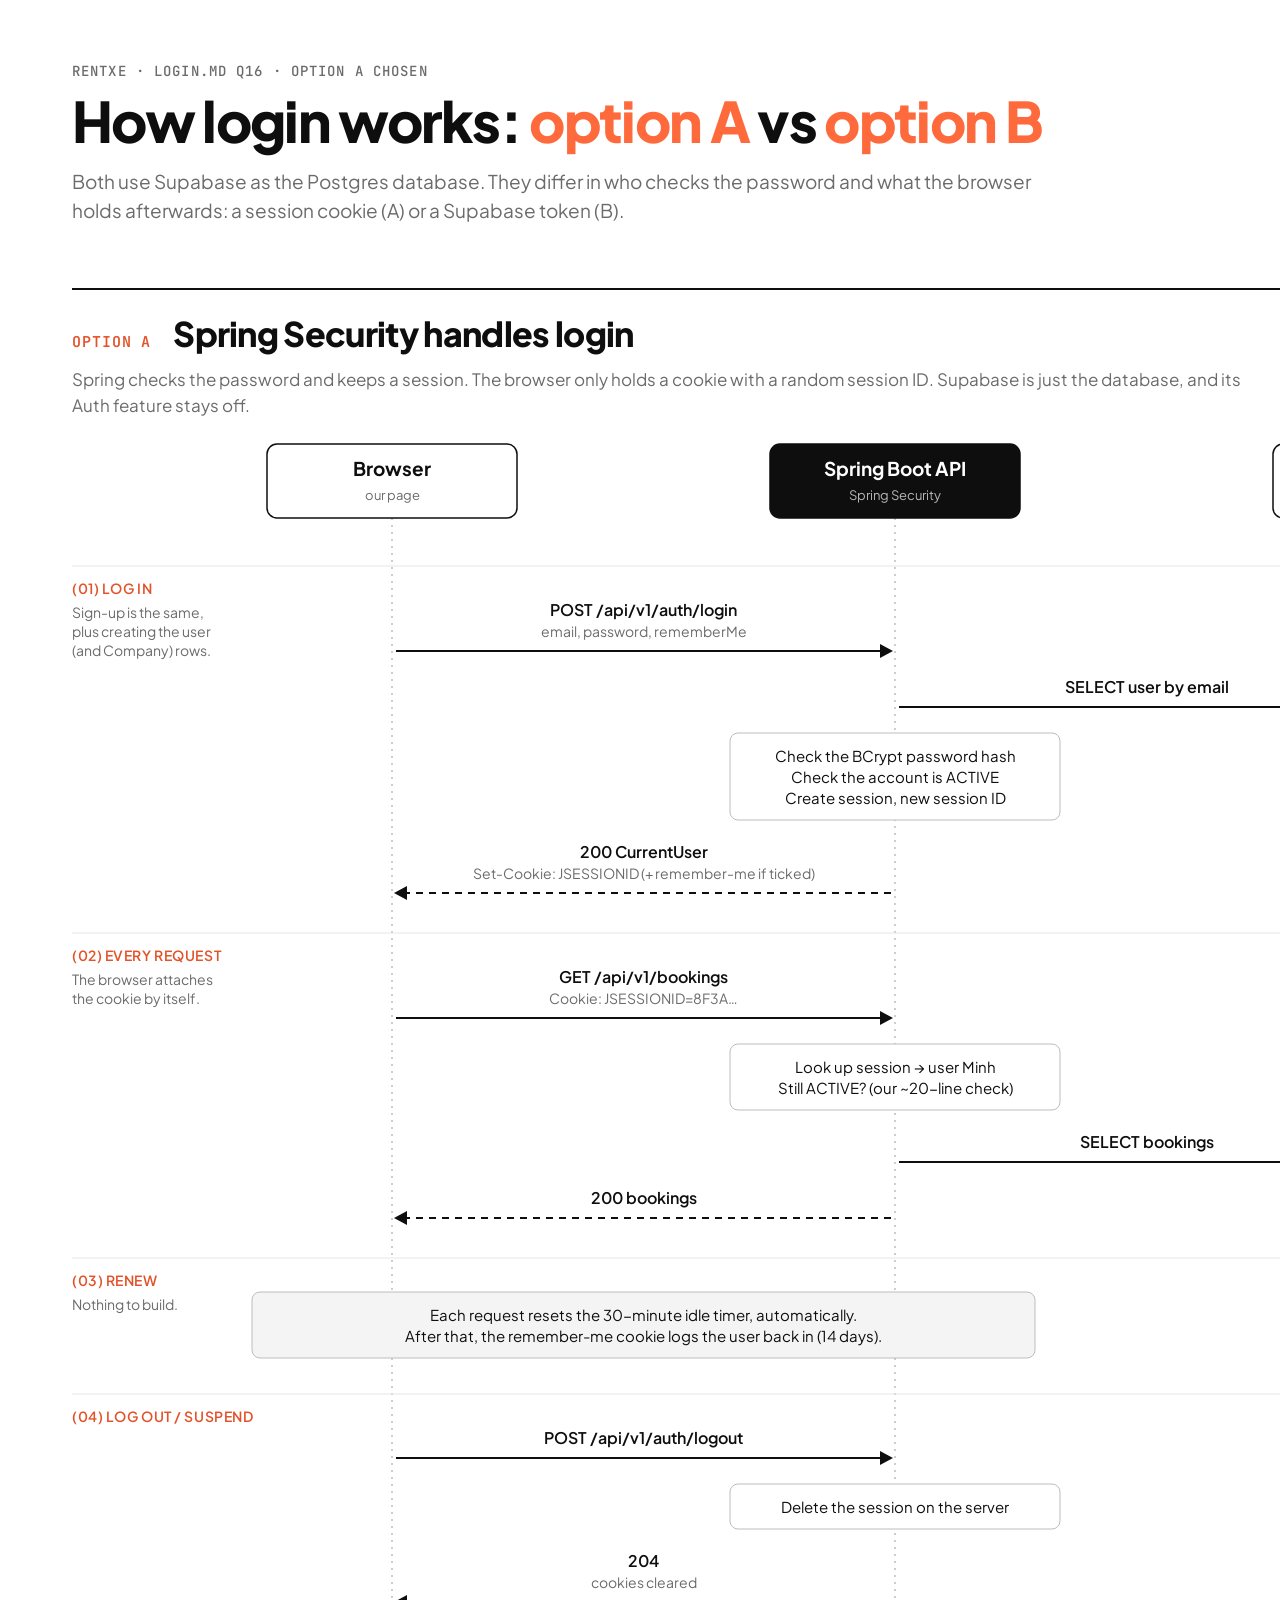
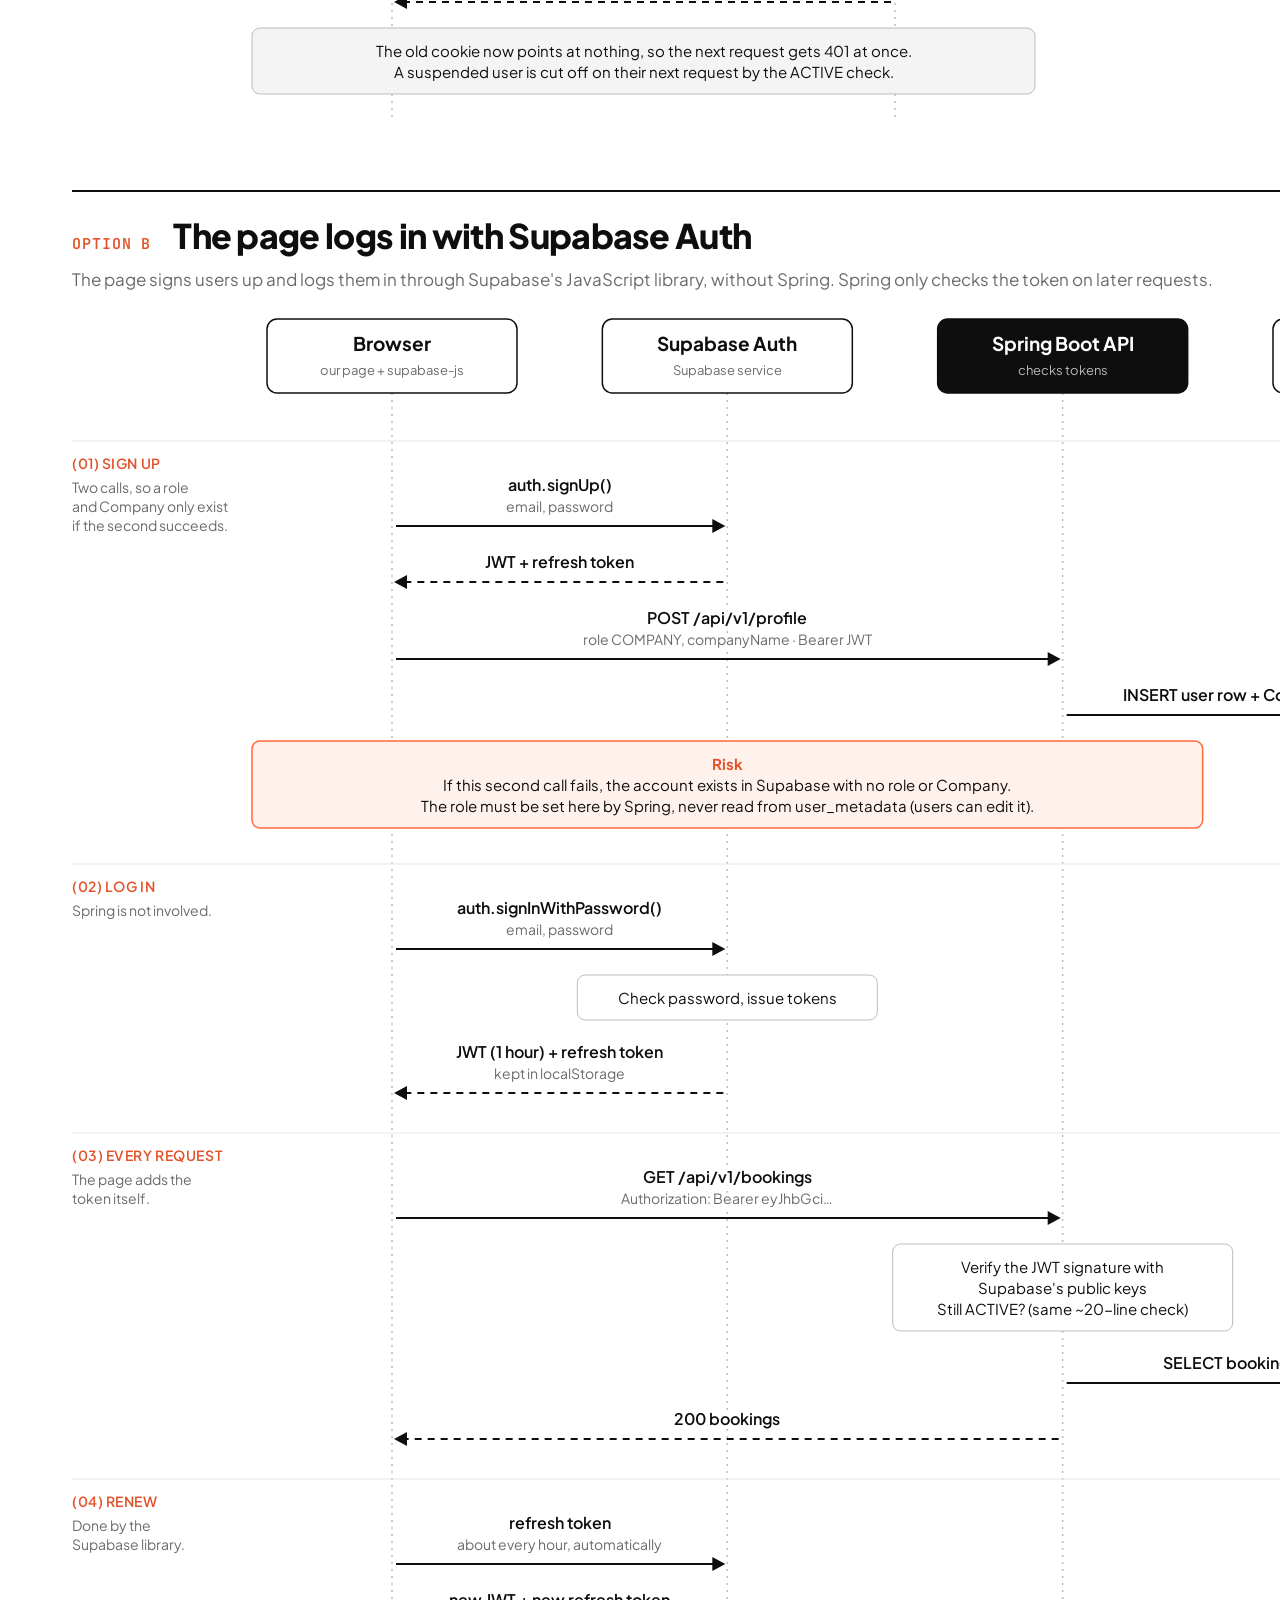
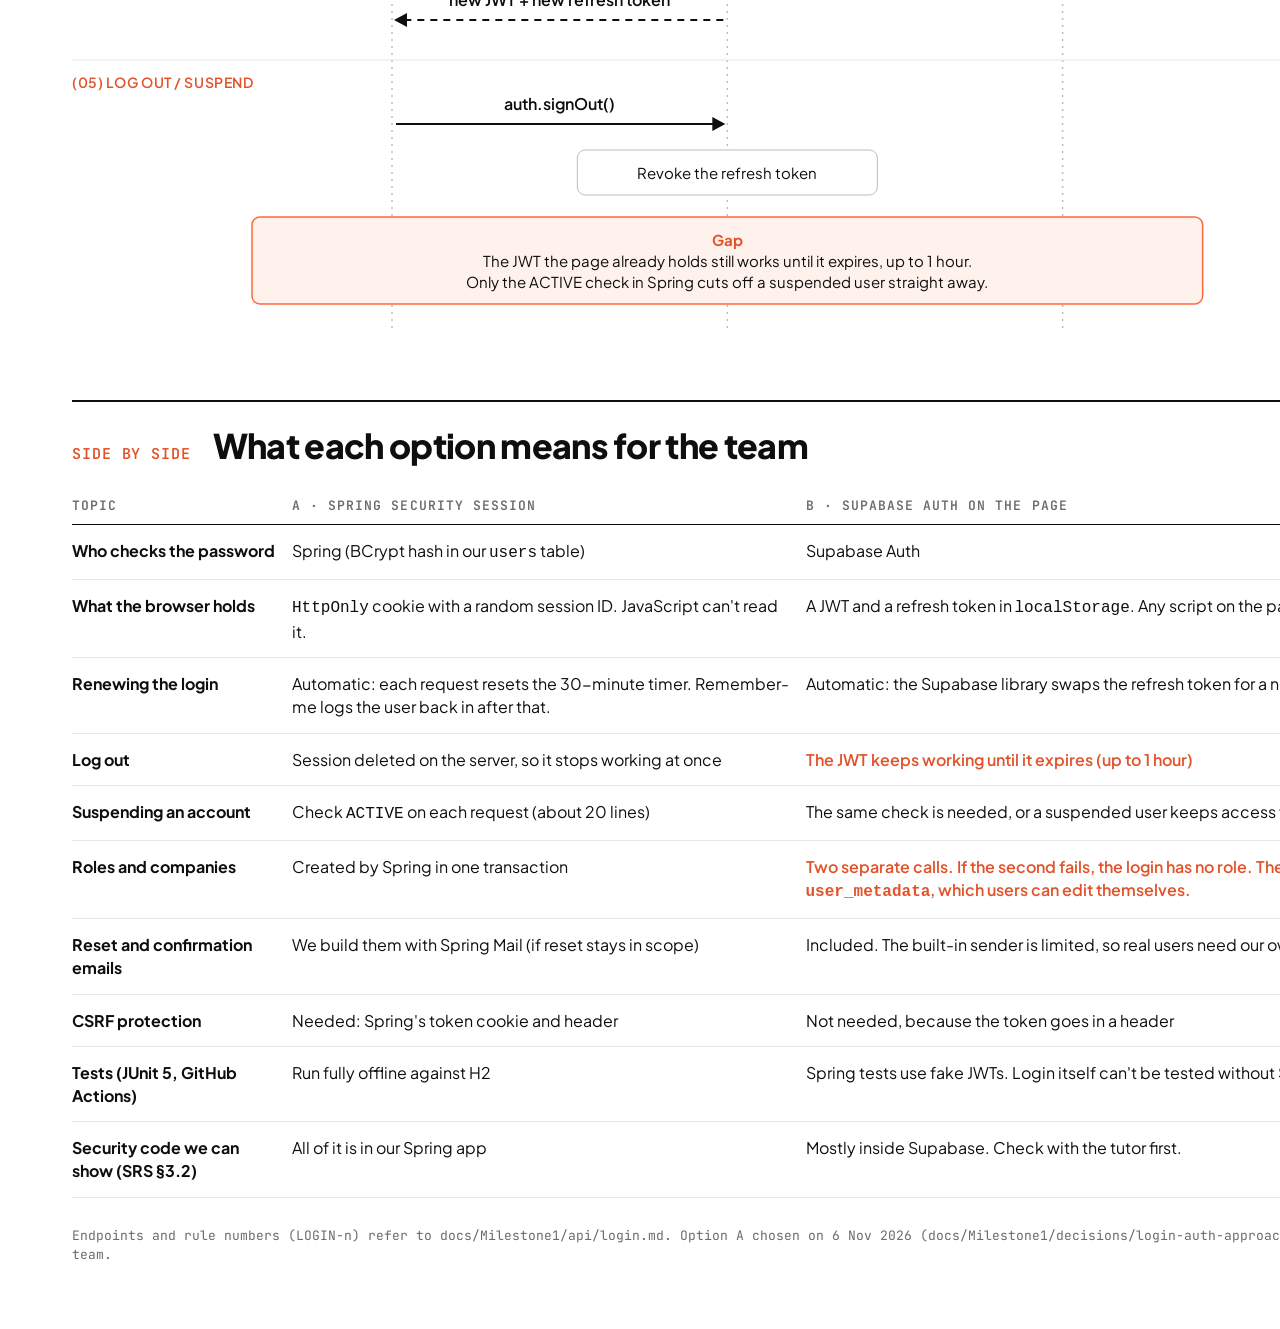
<file: docs/Milestone1/architecture/auth-flows.html>
<!doctype html>
<html lang="en">
<head>
<meta charset="utf-8">
<title>RentXe — Login options A and B</title>
<link rel="preconnect" href="https://fonts.googleapis.com">
<link rel="preconnect" href="https://fonts.gstatic.com" crossorigin>
<link href="https://fonts.googleapis.com/css2?family=Plus+Jakarta+Sans:wght@400;500;600;700;800&family=JetBrains+Mono:wght@400;500;600&display=swap" rel="stylesheet">
<style>
  :root {
    --brand: #FF6A3D; --brand-dark: #E2532A; --brand-tint: #FFF1EC;
    --ink: #0E0E0E; --paper: #FFFFFF; --muted: #6B6B6B; --line: #E6E6E6;
    --sans: 'Plus Jakarta Sans', system-ui, sans-serif;
    --mono: 'JetBrains Mono', ui-monospace, monospace;
  }
  * { box-sizing: border-box; }
  body { margin: 0; background: var(--paper); color: var(--ink); font-family: var(--sans); }
  .page { width: 1600px; padding: 64px 72px 72px; }
  .kicker { font: 500 14px/1 var(--mono); letter-spacing: .08em; text-transform: uppercase; color: var(--muted); }
  h1 { font-size: 56px; line-height: 1.02; letter-spacing: -.03em; font-weight: 800; margin: 14px 0 0; }
  h1 em { font-style: normal; color: var(--brand); }
  .lede { font-size: 19px; line-height: 1.5; color: var(--muted); max-width: 980px; margin: 18px 0 0; }
  section { margin-top: 64px; border-top: 2px solid var(--ink); padding-top: 22px; }
  .head { display: flex; align-items: baseline; gap: 22px; }
  .head .tag { font: 600 15px/1 var(--mono); color: var(--brand-dark); letter-spacing: .06em; text-transform: uppercase; }
  .head h2 { margin: 0; font-size: 34px; letter-spacing: -.02em; font-weight: 800; }
  .head .rec { margin-left: auto; font: 600 13px/1 var(--mono); text-transform: uppercase; letter-spacing: .08em;
    background: var(--brand); color: #fff; padding: 9px 12px 8px; border-radius: 999px; }
  .sum { font-size: 17px; line-height: 1.5; color: var(--muted); margin: 10px 0 8px; max-width: 1200px; }
  svg { display: block; }
  svg text { font-family: var(--sans); }
  table { width: 100%; border-collapse: collapse; margin-top: 18px; font-size: 16px; }
  th, td { text-align: left; padding: 14px 16px 14px 0; border-bottom: 1px solid var(--line); vertical-align: top; line-height: 1.45; }
  th { font: 600 13px/1 var(--mono); text-transform: uppercase; letter-spacing: .08em; color: var(--muted); padding-bottom: 12px; border-bottom: 1px solid var(--ink); }
  td:first-child { font-weight: 700; width: 220px; }
  td .bad { color: var(--brand-dark); font-weight: 600; }
  .foot { margin-top: 28px; font: 400 13px/1.5 var(--mono); color: var(--muted); }
</style>
</head>
<body>
<div class="page" id="page">
  <div class="kicker">RentXe · login.md Q16 · option A chosen</div>
  <h1>How login works: <em>option A</em> vs <em>option B</em></h1>
  <p class="lede">Both use Supabase as the Postgres database. They differ in who checks the password and what the browser holds afterwards: a session cookie (A) or a Supabase token (B).</p>

  <section>
    <div class="head"><span class="tag">Option A</span><h2>Spring Security handles login</h2><span class="rec">Chosen</span></div>
    <p class="sum">Spring checks the password and keeps a session. The browser only holds a cookie with a random session ID. Supabase is just the database, and its Auth feature stays off.</p>
    <svg id="a"></svg>
  </section>

  <section>
    <div class="head"><span class="tag">Option B</span><h2>The page logs in with Supabase Auth</h2></div>
    <p class="sum">The page signs users up and logs them in through Supabase's JavaScript library, without Spring. Spring only checks the token on later requests.</p>
    <svg id="b"></svg>
  </section>

  <section>
    <div class="head"><span class="tag">Side by side</span><h2>What each option means for the team</h2></div>
    <table>
      <thead><tr><th>Topic</th><th>A · Spring Security session</th><th>B · Supabase Auth on the page</th></tr></thead>
      <tbody>
        <tr><td>Who checks the password</td><td>Spring (BCrypt hash in our <code>users</code> table)</td><td>Supabase Auth</td></tr>
        <tr><td>What the browser holds</td><td><code>HttpOnly</code> cookie with a random session ID. JavaScript can't read it.</td><td>A JWT and a refresh token in <code>localStorage</code>. Any script on the page can read them.</td></tr>
        <tr><td>Renewing the login</td><td>Automatic: each request resets the 30-minute timer. Remember-me logs the user back in after that.</td><td>Automatic: the Supabase library swaps the refresh token for a new JWT about every hour</td></tr>
        <tr><td>Log out</td><td>Session deleted on the server, so it stops working at once</td><td><span class="bad">The JWT keeps working until it expires (up to 1 hour)</span></td></tr>
        <tr><td>Suspending an account</td><td>Check <code>ACTIVE</code> on each request (about 20 lines)</td><td>The same check is needed, or a suspended user keeps access for up to 1 hour</td></tr>
        <tr><td>Roles and companies</td><td>Created by Spring in one transaction</td><td><span class="bad">Two separate calls. If the second fails, the login has no role. The role must never come from <code>user_metadata</code>, which users can edit themselves.</span></td></tr>
        <tr><td>Reset and confirmation emails</td><td>We build them with Spring Mail (if reset stays in scope)</td><td>Included. The built-in sender is limited, so real users need our own SMTP server.</td></tr>
        <tr><td>CSRF protection</td><td>Needed: Spring's token cookie and header</td><td>Not needed, because the token goes in a header</td></tr>
        <tr><td>Tests (JUnit 5, GitHub Actions)</td><td>Run fully offline against H2</td><td>Spring tests use fake JWTs. Login itself can't be tested without Supabase.</td></tr>
        <tr><td>Security code we can show (SRS §3.2)</td><td>All of it is in our Spring app</td><td>Mostly inside Supabase. Check with the tutor first.</td></tr>
      </tbody>
    </table>
  </section>

  <div class="foot">Endpoints and rule numbers (LOGIN-n) refer to docs/Milestone1/api/login.md. Option A chosen on 6 Nov 2026 (docs/Milestone1/decisions/login-auth-approach.md), to confirm with the team.</div>
</div>

<script>
const NS = 'http://www.w3.org/2000/svg';
const C = { brand: '#FF6A3D', brandDark: '#E2532A', tint: '#FFF1EC', ink: '#0E0E0E', muted: '#6B6B6B', line: '#E6E6E6', mid: '#BDBDBD' };

function el(parent, tag, attrs = {}, text) {
  const n = document.createElementNS(NS, tag);
  for (const [k, v] of Object.entries(attrs)) n.setAttribute(k, v);
  if (text != null) n.textContent = text;
  parent.appendChild(n);
  return n;
}

/* Draw a sequence diagram. Steps:
   {sec:'(01) Log in'}                       section divider
   {from, to, label, sub, back}              arrow (back = dashed reply)
   {at, text:[...], warn}                    note box centred on a lane
   {span:[i,j], text:[...], warn}            note box spanning lanes  */
function seq(svg, lanes, steps) {
  const W = 1456, gutter = 190, top = 18, headH = 74;
  const xs = lanes.map((_, i) => gutter + 130 + i * ((W - gutter - 260) / (lanes.length - 1)));
  const lifeG = el(svg, 'g'), bodyG = el(svg, 'g');
  let y = top + headH + 34;

  lanes.forEach((l, i) => {
    const w = 250, bx = xs[i] - w / 2;
    el(svg, 'rect', { x: bx, y: top, width: w, height: headH, rx: 10, fill: l.dark ? C.ink : '#fff', stroke: C.ink, 'stroke-width': 1.5 });
    el(svg, 'text', { x: xs[i], y: top + 32, 'text-anchor': 'middle', 'font-size': 19, 'font-weight': 700, fill: l.dark ? '#fff' : C.ink }, l.name);
    el(svg, 'text', { x: xs[i], y: top + 56, 'text-anchor': 'middle', 'font-size': 13, 'font-family': 'JetBrains Mono, monospace', fill: l.dark ? 'rgba(255,255,255,.7)' : C.muted }, l.sub);
  });

  const lineH = 21;
  for (const s of steps) {
    if (s.sec) {
      y += 14;
      el(bodyG, 'line', { x1: 0, x2: W, y1: y, y2: y, stroke: C.line, 'stroke-width': 1 });
      el(bodyG, 'text', { x: 0, y: y + 28, 'font-size': 14, 'font-weight': 600, 'font-family': 'JetBrains Mono, monospace', fill: C.brandDark, 'letter-spacing': '.04em' }, s.sec.toUpperCase());
      if (s.hint) s.hint.forEach((h, k) => el(bodyG, 'text', { x: 0, y: y + 52 + k * 19, 'font-size': 14, fill: C.muted }, h));
      y += 34;
      continue;
    }
    if (s.from != null) {
      const x1 = xs[s.from], x2 = xs[s.to], dir = Math.sign(x2 - x1);
      const lines = [s.label].concat(s.sub ? [].concat(s.sub) : []);
      const labelTop = y;
      lines.forEach((t, k) => el(bodyG, 'text', {
        x: (x1 + x2) / 2, y: labelTop + 16 + k * lineH, 'text-anchor': 'middle',
        'font-size': k === 0 ? 16 : 14, 'font-weight': k === 0 ? 600 : 400,
        'font-family': k === 0 && s.code !== false ? 'JetBrains Mono, monospace' : 'Plus Jakarta Sans, sans-serif',
        fill: k === 0 ? C.ink : C.muted, stroke: '#fff', 'stroke-width': 7, 'paint-order': 'stroke', 'stroke-linejoin': 'round' }, t));
      const ay = labelTop + 16 + (lines.length - 1) * lineH + 14;
      const col = s.warnLine ? C.brand : C.ink;
      el(bodyG, 'line', { x1: x1 + dir * 4, x2: x2 - dir * 12, y1: ay, y2: ay, stroke: col, 'stroke-width': 2, 'stroke-dasharray': s.back ? '7 6' : 'none' });
      el(bodyG, 'path', { d: `M${x2 - dir * 2},${ay} l${-dir * 13},-7 v14 z`, fill: col });
      y = ay + 26;
      continue;
    }
    if (s.text) {
      const pad = 14, lh = 21;
      let x1, x2;
      if (s.span) { x1 = xs[s.span[0]] - 140; x2 = xs[s.span[1]] + 140; }
      else { x1 = xs[s.at] - (s.w || 300) / 2; x2 = xs[s.at] + (s.w || 300) / 2; }
      const h = pad * 2 + s.text.length * lh - 4;
      el(bodyG, 'rect', { x: x1, y, width: x2 - x1, height: h, rx: 8,
        fill: s.warn ? C.tint : s.ok ? '#F4F4F4' : '#fff', stroke: s.warn ? C.brand : C.mid, 'stroke-width': s.warn ? 1.5 : 1 });
      s.text.forEach((t, k) => {
        const bold = t.startsWith('**');
        el(bodyG, 'text', { x: s.left ? x1 + 18 : (x1 + x2) / 2, y: y + pad + 15 + k * lh, 'text-anchor': s.left ? 'start' : 'middle',
          'font-size': 15, 'font-weight': bold ? 700 : 400, fill: s.warn && bold ? C.brandDark : C.ink }, bold ? t.slice(2) : t);
      });
      y += h + 22;
      continue;
    }
  }
  y += 6;
  lanes.forEach((_, i) => el(lifeG, 'line', { x1: xs[i], x2: xs[i], y1: top + headH, y2: y, stroke: C.mid, 'stroke-width': 1.5, 'stroke-dasharray': '2 5' }));
  svg.setAttribute('width', W); svg.setAttribute('height', y + 4); svg.setAttribute('viewBox', `0 0 ${W} ${y + 4}`);
}

/* ---------- Option A ---------- */
seq(document.getElementById('a'), [
  { name: 'Browser', sub: 'our page' },
  { name: 'Spring Boot API', sub: 'Spring Security', dark: true },
  { name: 'Supabase', sub: 'Postgres only' },
], [
  { sec: '(01) Log in', hint: ['Sign-up is the same,', 'plus creating the user', '(and Company) rows.'] },
  { from: 0, to: 1, label: 'POST /api/v1/auth/login', sub: 'email, password, rememberMe' },
  { from: 1, to: 2, label: 'SELECT user by email' },
  { at: 1, w: 330, text: ['Check the BCrypt password hash', 'Check the account is ACTIVE', 'Create session, new session ID'] },
  { from: 1, to: 0, back: true, label: '200 CurrentUser', sub: 'Set-Cookie: JSESSIONID (+ remember-me if ticked)' },

  { sec: '(02) Every request', hint: ['The browser attaches', 'the cookie by itself.'] },
  { from: 0, to: 1, label: 'GET /api/v1/bookings', sub: 'Cookie: JSESSIONID=8F3A…' },
  { at: 1, w: 330, text: ['Look up session → user Minh', 'Still ACTIVE? (our ~20-line check)'] },
  { from: 1, to: 2, label: 'SELECT bookings' },
  { from: 1, to: 0, back: true, label: '200 bookings' },

  { sec: '(03) Renew', hint: ['Nothing to build.'] },
  { span: [0, 1], ok: true, text: ['Each request resets the 30-minute idle timer, automatically.', 'After that, the remember-me cookie logs the user back in (14 days).'] },

  { sec: '(04) Log out / suspend' },
  { from: 0, to: 1, label: 'POST /api/v1/auth/logout' },
  { at: 1, w: 330, text: ['Delete the session on the server'] },
  { from: 1, to: 0, back: true, label: '204', sub: 'cookies cleared' },
  { span: [0, 1], ok: true, text: ['The old cookie now points at nothing, so the next request gets 401 at once.', 'A suspended user is cut off on their next request by the ACTIVE check.'] },
]);

/* ---------- Option B ---------- */
seq(document.getElementById('b'), [
  { name: 'Browser', sub: 'our page + supabase-js' },
  { name: 'Supabase Auth', sub: 'Supabase service' },
  { name: 'Spring Boot API', sub: 'checks tokens', dark: true },
  { name: 'Supabase', sub: 'Postgres' },
], [
  { sec: '(01) Sign up', hint: ['Two calls, so a role', 'and Company only exist', 'if the second succeeds.'] },
  { from: 0, to: 1, label: 'auth.signUp()', sub: 'email, password' },
  { from: 1, to: 0, back: true, label: 'JWT + refresh token' },
  { from: 0, to: 2, label: 'POST /api/v1/profile', sub: 'role COMPANY, companyName · Bearer JWT' },
  { from: 2, to: 3, label: 'INSERT user row + Company' },
  { span: [0, 2], warn: true, text: ['**Risk', 'If this second call fails, the account exists in Supabase with no role or Company.', 'The role must be set here by Spring, never read from user_metadata (users can edit it).'] },

  { sec: '(02) Log in', hint: ['Spring is not involved.'] },
  { from: 0, to: 1, label: 'auth.signInWithPassword()', sub: 'email, password' },
  { at: 1, w: 300, text: ['Check password, issue tokens'] },
  { from: 1, to: 0, back: true, label: 'JWT (1 hour) + refresh token', sub: 'kept in localStorage' },

  { sec: '(03) Every request', hint: ['The page adds the', 'token itself.'] },
  { from: 0, to: 2, label: 'GET /api/v1/bookings', sub: 'Authorization: Bearer eyJhbGci…' },
  { at: 2, w: 340, text: ['Verify the JWT signature with', "Supabase's public keys", 'Still ACTIVE? (same ~20-line check)'] },
  { from: 2, to: 3, label: 'SELECT bookings' },
  { from: 2, to: 0, back: true, label: '200 bookings' },

  { sec: '(04) Renew', hint: ['Done by the', 'Supabase library.'] },
  { from: 0, to: 1, label: 'refresh token', sub: 'about every hour, automatically' },
  { from: 1, to: 0, back: true, label: 'new JWT + new refresh token' },

  { sec: '(05) Log out / suspend' },
  { from: 0, to: 1, label: 'auth.signOut()' },
  { at: 1, w: 300, text: ['Revoke the refresh token'] },
  { span: [0, 2], warn: true, text: ['**Gap', 'The JWT the page already holds still works until it expires, up to 1 hour.', 'Only the ACTIVE check in Spring cuts off a suspended user straight away.'] },
]);

document.fonts.ready.then(() => { document.body.dataset.ready = '1'; });
</script>
</body>
</html>
</file>
